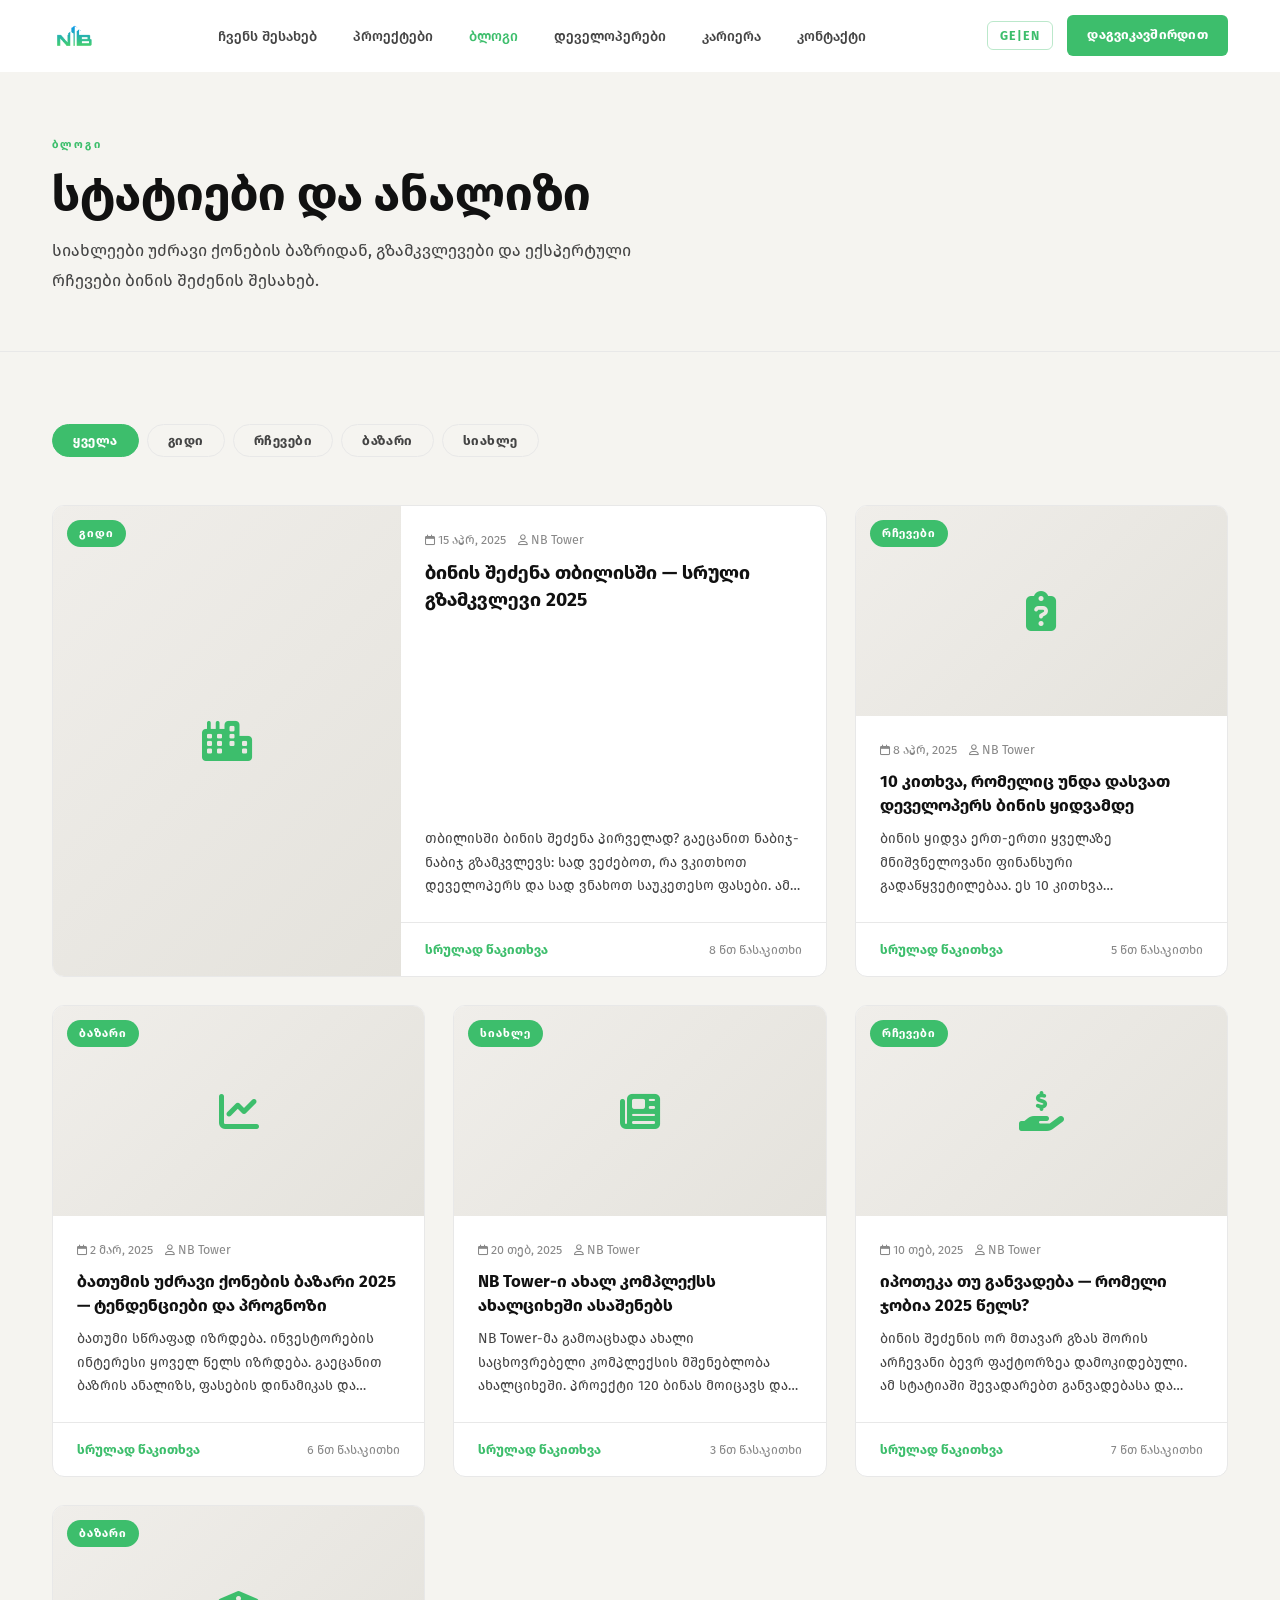
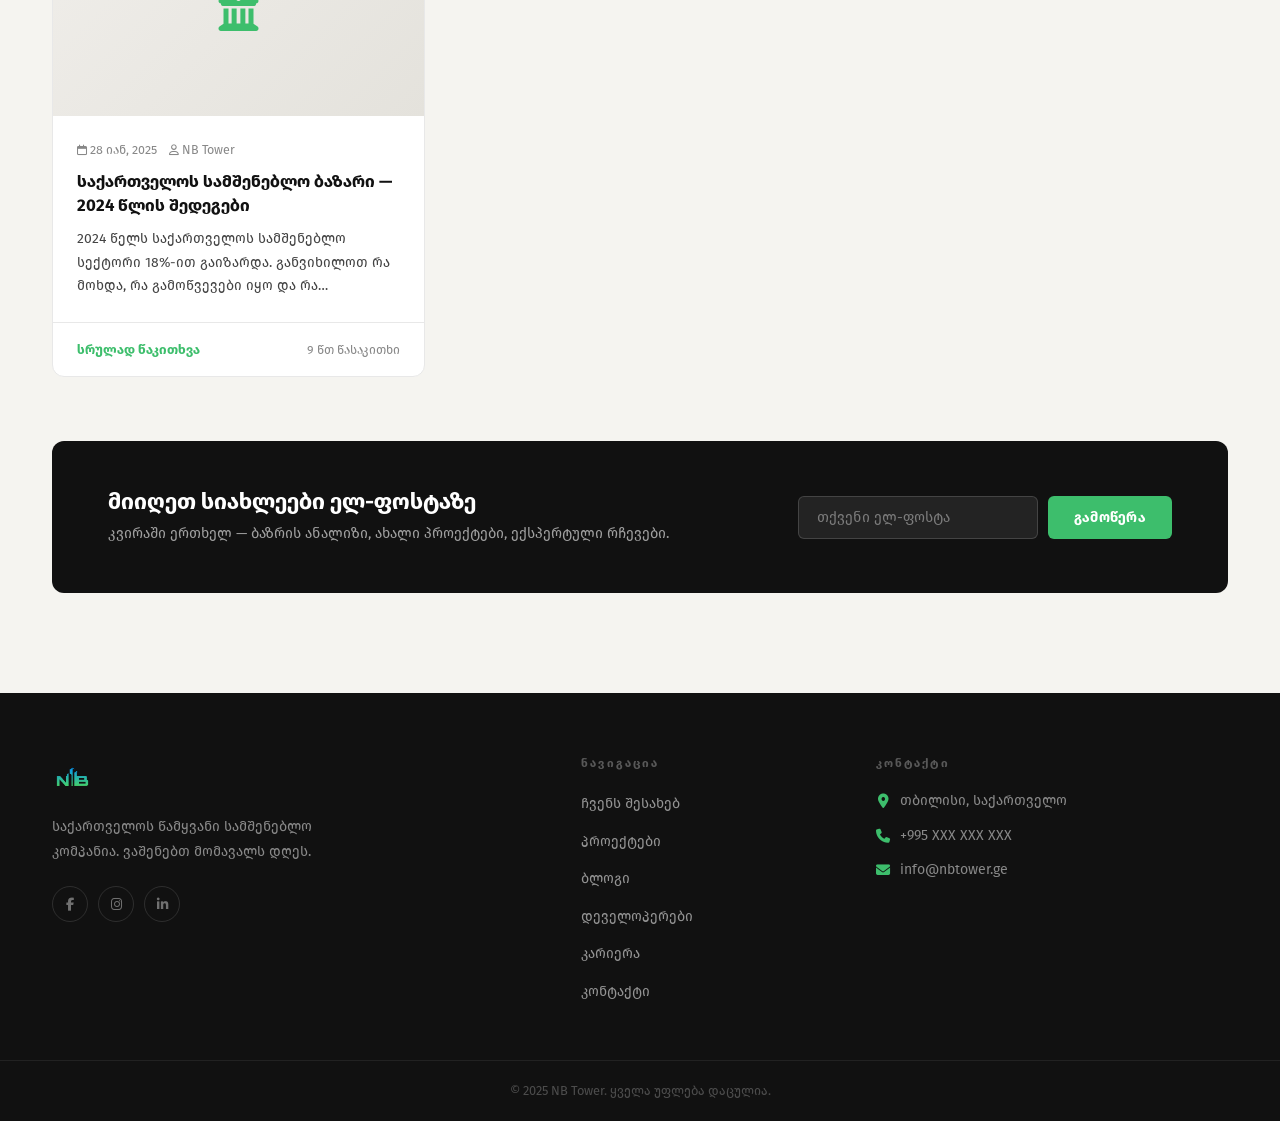
<file: blog.html>
<!DOCTYPE html>
<html lang="ka">
<head>
  <meta charset="UTF-8" />
  <link rel="icon" type="image/png" href="/assets/NB%20Tower%20logo.png">
  <link rel="apple-touch-icon" href="/assets/NB%20Tower%20logo.png">
  <meta name="viewport" content="width=device-width, initial-scale=1.0" />
  <title>ბლოგი — NB Tower</title>
  <meta name="description" content="NB Tower ბლოგი — სტატიები უძრავი ქონების, სამშენებლო ბაზრის და ბინის შეძენის შესახებ." />
  <link rel="preconnect" href="https://fonts.googleapis.com" />
  <link rel="preconnect" href="https://fonts.gstatic.com" crossorigin />
  <link href="https://fonts.googleapis.com/css2?family=Bebas+Neue&family=DM+Sans:wght@300;400;500;600;700&family=Noto+Sans+Georgian:wght@300;400;500;600;700&display=swap" rel="stylesheet" />
  <link rel="stylesheet" href="https://cdnjs.cloudflare.com/ajax/libs/font-awesome/6.5.1/css/all.min.css" />
  <link rel="stylesheet" href="style.css" />
  <style>
    .page-hero {
      padding-top: calc(var(--header-h) + 64px);
      padding-bottom: 56px;
      background: var(--bg-base);
      border-bottom: 1px solid var(--border);
    }
    .page-hero-inner { max-width: 640px; }
    .page-hero .section-label { display: block; margin-bottom: 14px; }
    .page-hero h1 {
      font-size: clamp(2.2rem, 4vw, 3rem);
      font-weight: 700;
      line-height: 1.1;
      margin-bottom: 16px;
      color: var(--text-primary);
    }
    .page-hero p {
      font-size: 1.05rem;
      color: var(--text-secondary);
      line-height: 1.75;
    }

    /* ── Blog Filter Tabs ── */
    .blog-tabs {
      display: flex;
      gap: 8px;
      flex-wrap: wrap;
      margin-bottom: 48px;
    }
    .blog-tab {
      padding: 8px 20px;
      border-radius: 100px;
      font-size: 0.82rem;
      font-weight: 700;
      letter-spacing: 0.04em;
      border: 1.5px solid var(--border);
      color: var(--text-secondary);
      background: transparent;
      cursor: pointer;
      transition: all var(--transition);
    }
    .blog-tab:hover { border-color: var(--green); color: var(--green); }
    .blog-tab.active { background: var(--green); border-color: var(--green); color: #fff; }

    /* ── Blog Grid ── */
    .blog-section {
      padding: 72px 0 100px;
      background: var(--bg-base);
    }
    .blog-grid {
      display: grid;
      grid-template-columns: repeat(3, 1fr);
      gap: 28px;
    }
    @media (max-width: 1024px) { .blog-grid { grid-template-columns: repeat(2, 1fr); } }
    @media (max-width: 640px)  { .blog-grid { grid-template-columns: 1fr; } }

    /* ── Blog Card ── */
    .blog-card {
      background: var(--bg-card);
      border: 1px solid var(--border);
      border-radius: var(--radius-lg);
      overflow: hidden;
      display: flex;
      flex-direction: column;
      transition: transform var(--transition), box-shadow var(--transition);
      cursor: pointer;
    }
    .blog-card:hover {
      transform: translateY(-4px);
      box-shadow: var(--shadow-md);
    }
    .blog-card-thumb {
      height: 210px;
      background: #e8e8e4;
      position: relative;
      overflow: hidden;
    }
    .blog-card-thumb-inner {
      width: 100%;
      height: 100%;
      display: flex;
      align-items: center;
      justify-content: center;
      font-size: 2.5rem;
      color: var(--green);
      background: linear-gradient(135deg, #f0eeea 0%, #e4e2dc 100%);
    }
    .blog-card-thumb img {
      width: 100%; height: 100%;
      object-fit: cover;
      display: block;
      transition: transform 0.5s ease;
    }
    .blog-card:hover .blog-card-thumb img { transform: scale(1.04); }
    .blog-card-category {
      position: absolute;
      top: 14px; left: 14px;
      background: var(--green);
      color: #fff;
      font-size: 0.72rem;
      font-weight: 700;
      letter-spacing: 0.08em;
      text-transform: uppercase;
      padding: 4px 12px;
      border-radius: 100px;
    }
    .blog-card-body {
      padding: 24px;
      flex: 1;
      display: flex;
      flex-direction: column;
      gap: 10px;
    }
    .blog-card-meta {
      display: flex;
      align-items: center;
      gap: 12px;
      font-size: 0.78rem;
      color: var(--text-muted);
    }
    .blog-card-meta i { font-size: 0.7rem; }
    .blog-card-title {
      font-size: 1.05rem;
      font-weight: 700;
      color: var(--text-primary);
      line-height: 1.4;
      flex: 1;
    }
    .blog-card-excerpt {
      font-size: 0.87rem;
      color: var(--text-secondary);
      line-height: 1.7;
      display: -webkit-box;
      -webkit-line-clamp: 3;
      -webkit-box-orient: vertical;
      overflow: hidden;
    }
    .blog-card-footer {
      padding: 16px 24px;
      border-top: 1px solid var(--border);
      display: flex;
      align-items: center;
      justify-content: space-between;
    }
    .blog-read-more {
      font-size: 0.82rem;
      font-weight: 700;
      color: var(--green);
      display: flex;
      align-items: center;
      gap: 6px;
      transition: gap var(--transition);
    }
    .blog-card:hover .blog-read-more { gap: 10px; }
    .blog-read-time {
      font-size: 0.78rem;
      color: var(--text-muted);
    }

    /* ── Featured post (first card) ── */
    .blog-card.featured {
      grid-column: span 2;
      flex-direction: row;
    }
    .blog-card.featured .blog-card-thumb {
      width: 45%;
      height: auto;
      flex-shrink: 0;
    }
    .blog-card.featured .blog-card-title { font-size: 1.2rem; }
    @media (max-width: 860px) {
      .blog-card.featured { grid-column: span 1; flex-direction: column; }
      .blog-card.featured .blog-card-thumb { width: 100%; height: 200px; }
    }

    /* ── Newsletter CTA ── */
    .blog-cta {
      background: var(--text-primary);
      border-radius: var(--radius-lg);
      padding: 48px 56px;
      display: flex;
      align-items: center;
      justify-content: space-between;
      gap: 32px;
      margin-top: 64px;
    }
    .blog-cta-text h3 {
      font-size: 1.4rem;
      font-weight: 700;
      color: #fff;
      margin-bottom: 8px;
    }
    .blog-cta-text p { font-size: 0.9rem; color: rgba(255,255,255,0.6); }
    .blog-cta-form {
      display: flex;
      gap: 10px;
      flex-shrink: 0;
    }
    .blog-cta-form input {
      padding: 12px 18px;
      border-radius: var(--radius);
      border: 1.5px solid rgba(255,255,255,0.15);
      background: rgba(255,255,255,0.08);
      color: #fff;
      font-size: 0.9rem;
      font-family: inherit;
      outline: none;
      width: 240px;
      transition: border-color var(--transition);
    }
    .blog-cta-form input::placeholder { color: rgba(255,255,255,0.4); }
    .blog-cta-form input:focus { border-color: var(--green); }
    @media (max-width: 768px) {
      .blog-cta { flex-direction: column; align-items: flex-start; padding: 32px 24px; }
      .blog-cta-form { flex-direction: column; width: 100%; }
      .blog-cta-form input { width: 100%; }
    }
  </style>
</head>
<body>

  <header class="header" id="header">
    <nav class="nav container">
      <a href="/" class="nav-logo">
        <img src="assets/NB Tower logo.png" alt="NB Tower Logo" height="44" />
      </a>
      <ul class="nav-links" id="nav-links">
        <li><a href="/#about"    class="nav-link" data-ka="ჩვენს შესახებ" data-en="About">ჩვენს შესახებ</a></li>
        <li><a href="/#projects" class="nav-link" data-ka="პროექტები"     data-en="Projects">პროექტები</a></li>
        <li><a href="/blog"      class="nav-link active" data-ka="ბლოგი"  data-en="Blog">ბლოგი</a></li>
        <li><a href="/developers" class="nav-link" data-ka="დეველოპერები" data-en="Developers">დეველოპერები</a></li>
        <li><a href="/career"    class="nav-link" data-ka="კარიერა"       data-en="Career">კარიერა</a></li>
        <li><a href="/contact"  class="nav-link" data-ka="კონტაქტი"      data-en="Contact">კონტაქტი</a></li>
      </ul>
      <div class="nav-actions">
        <button class="lang-toggle" id="lang-toggle" aria-label="Toggle language">
          <span class="lang-ka active">GE</span>
          <span class="lang-sep">|</span>
          <span class="lang-en">EN</span>
        </button>
        <a href="/contact" class="btn-primary nav-cta" data-ka="დაგვიკავშირდით" data-en="Contact Us">დაგვიკავშირდით</a>
      </div>
      <button class="hamburger" id="hamburger" aria-label="Toggle menu" aria-expanded="false">
        <span></span><span></span><span></span>
      </button>
    </nav>
  </header>

  <main>
    <!-- Page Hero -->
    <section class="page-hero">
      <div class="container">
        <div class="page-hero-inner">
          <span class="section-label" data-ka="ბლოგი" data-en="Blog">ბლოგი</span>
          <h1 data-ka="სტატიები და ანალიზი" data-en="Articles & Analysis">სტატიები და ანალიზი</h1>
          <p data-ka="სიახლეები უძრავი ქონების ბაზრიდან, გზამკვლევები და ექსპერტული რჩევები ბინის შეძენის შესახებ." data-en="News from the real estate market, guides and expert advice on buying property.">სიახლეები უძრავი ქონების ბაზრიდან, გზამკვლევები და ექსპერტული რჩევები ბინის შეძენის შესახებ.</p>
        </div>
      </div>
    </section>

    <!-- Blog Section -->
    <section class="blog-section">
      <div class="container">

        <!-- Filter Tabs -->
        <div class="blog-tabs">
          <button class="blog-tab active" data-filter="all" data-ka="ყველა" data-en="All">ყველა</button>
          <button class="blog-tab" data-filter="guide"  data-ka="გიდი"    data-en="Guide">გიდი</button>
          <button class="blog-tab" data-filter="tips"   data-ka="რჩევები" data-en="Tips">რჩევები</button>
          <button class="blog-tab" data-filter="market" data-ka="ბაზარი"  data-en="Market">ბაზარი</button>
          <button class="blog-tab" data-filter="news"   data-ka="სიახლე"  data-en="News">სიახლე</button>
        </div>

        <!-- Blog Grid -->
        <div class="blog-grid" id="blog-grid">

          <!-- Post 1 — Featured -->
          <article class="blog-card featured reveal" data-category="guide" style="--delay:0s">
            <div class="blog-card-thumb">
              <div class="blog-card-thumb-inner"><i class="fa-solid fa-city"></i></div>
              <span class="blog-card-category" data-ka="გიდი" data-en="Guide">გიდი</span>
            </div>
            <div style="display:flex;flex-direction:column;flex:1;">
              <div class="blog-card-body">
                <div class="blog-card-meta">
                  <span><i class="fa-regular fa-calendar"></i> 15 აპრ, 2025</span>
                  <span><i class="fa-regular fa-user"></i> NB Tower</span>
                </div>
                <h2 class="blog-card-title" data-ka="ბინის შეძენა თბილისში — სრული გზამკვლევი 2025" data-en="Buying an Apartment in Tbilisi — Complete Guide 2025">ბინის შეძენა თბილისში — სრული გზამკვლევი 2025</h2>
                <p class="blog-card-excerpt" data-ka="თბილისში ბინის შეძენა პირველად? გაეცანით ნაბიჯ-ნაბიჯ გზამკვლევს: სად ვეძებოთ, რა ვკითხოთ დეველოპერს და სად ვნახოთ საუკეთესო ფასები. ამ სტატიაში განვიხილავთ ბაზრის ძირითად ტენდენციებს, პოპულარულ უბნებს და ფასების დიაპაზონს 2025 წელს." data-en="Buying an apartment in Tbilisi for the first time? Get a step-by-step guide: where to look, what to ask your developer and where to find the best prices. In this article we cover the main market trends, popular districts and price ranges for 2025.">თბილისში ბინის შეძენა პირველად? გაეცანით ნაბიჯ-ნაბიჯ გზამკვლევს: სად ვეძებოთ, რა ვკითხოთ დეველოპერს და სად ვნახოთ საუკეთესო ფასები. ამ სტატიაში განვიხილავთ ბაზრის ძირითად ტენდენციებს, პოპულარულ უბნებს და ფასების დიაპაზონს 2025 წელს.</p>
              </div>
              <div class="blog-card-footer">
                <span class="blog-read-more" data-ka="სრულად წაკითხვა" data-en="Read more">სრულად წაკითხვა <i class="fa-solid fa-arrow-right"></i></span>
                <span class="blog-read-time" data-ka="8 წთ წასაკითხი" data-en="8 min read">8 წთ წასაკითხი</span>
              </div>
            </div>
          </article>

          <!-- Post 2 -->
          <article class="blog-card reveal" data-category="tips" style="--delay:0.08s">
            <div class="blog-card-thumb">
              <div class="blog-card-thumb-inner"><i class="fa-solid fa-clipboard-question"></i></div>
              <span class="blog-card-category" data-ka="რჩევები" data-en="Tips">რჩევები</span>
            </div>
            <div class="blog-card-body">
              <div class="blog-card-meta">
                <span><i class="fa-regular fa-calendar"></i> 8 აპრ, 2025</span>
                <span><i class="fa-regular fa-user"></i> NB Tower</span>
              </div>
              <h2 class="blog-card-title" data-ka="10 კითხვა, რომელიც უნდა დასვათ დეველოპერს ბინის ყიდვამდე" data-en="10 Questions to Ask Your Developer Before Buying">10 კითხვა, რომელიც უნდა დასვათ დეველოპერს ბინის ყიდვამდე</h2>
              <p class="blog-card-excerpt" data-ka="ბინის ყიდვა ერთ-ერთი ყველაზე მნიშვნელოვანი ფინანსური გადაწყვეტილებაა. ეს 10 კითხვა დაგეხმარებათ სწორი არჩევანის გაკეთებაში და მოულოდნელი სიურპრიზების თავიდან აცილებაში." data-en="Buying an apartment is one of the most important financial decisions. These 10 questions will help you make the right choice and avoid unexpected surprises.">ბინის ყიდვა ერთ-ერთი ყველაზე მნიშვნელოვანი ფინანსური გადაწყვეტილებაა. ეს 10 კითხვა დაგეხმარებათ სწორი არჩევანის გაკეთებაში.</p>
            </div>
            <div class="blog-card-footer">
              <span class="blog-read-more" data-ka="სრულად წაკითხვა" data-en="Read more">სრულად წაკითხვა <i class="fa-solid fa-arrow-right"></i></span>
              <span class="blog-read-time" data-ka="5 წთ წასაკითხი" data-en="5 min read">5 წთ წასაკითხი</span>
            </div>
          </article>

          <!-- Post 3 -->
          <article class="blog-card reveal" data-category="market" style="--delay:0.16s">
            <div class="blog-card-thumb">
              <div class="blog-card-thumb-inner"><i class="fa-solid fa-chart-line"></i></div>
              <span class="blog-card-category" data-ka="ბაზარი" data-en="Market">ბაზარი</span>
            </div>
            <div class="blog-card-body">
              <div class="blog-card-meta">
                <span><i class="fa-regular fa-calendar"></i> 2 მარ, 2025</span>
                <span><i class="fa-regular fa-user"></i> NB Tower</span>
              </div>
              <h2 class="blog-card-title" data-ka="ბათუმის უძრავი ქონების ბაზარი 2025 — ტენდენციები და პროგნოზი" data-en="Batumi Real Estate Market 2025 — Trends & Forecast">ბათუმის უძრავი ქონების ბაზარი 2025 — ტენდენციები და პროგნოზი</h2>
              <p class="blog-card-excerpt" data-ka="ბათუმი სწრაფად იზრდება. ინვესტორების ინტერესი ყოველ წელს იზრდება. გაეცანით ბაზრის ანალიზს, ფასების დინამიკას და ექსპერტების პროგნოზს 2025 წლისთვის." data-en="Batumi is growing rapidly. Investor interest increases every year. Get a market analysis, price dynamics and expert forecasts for 2025.">ბათუმი სწრაფად იზრდება. ინვესტორების ინტერესი ყოველ წელს იზრდება. გაეცანით ბაზრის ანალიზს, ფასების დინამიკას და ექსპერტების პროგნოზს 2025 წლისთვის.</p>
            </div>
            <div class="blog-card-footer">
              <span class="blog-read-more" data-ka="სრულად წაკითხვა" data-en="Read more">სრულად წაკითხვა <i class="fa-solid fa-arrow-right"></i></span>
              <span class="blog-read-time" data-ka="6 წთ წასაკითხი" data-en="6 min read">6 წთ წასაკითხი</span>
            </div>
          </article>

          <!-- Post 4 -->
          <article class="blog-card reveal" data-category="news" style="--delay:0.08s">
            <div class="blog-card-thumb">
              <div class="blog-card-thumb-inner"><i class="fa-solid fa-newspaper"></i></div>
              <span class="blog-card-category" data-ka="სიახლე" data-en="News">სიახლე</span>
            </div>
            <div class="blog-card-body">
              <div class="blog-card-meta">
                <span><i class="fa-regular fa-calendar"></i> 20 თებ, 2025</span>
                <span><i class="fa-regular fa-user"></i> NB Tower</span>
              </div>
              <h2 class="blog-card-title" data-ka="NB Tower-ი ახალ კომპლექსს ახალციხეში ასაშენებს" data-en="NB Tower to Build New Complex in Akhaltsikhe">NB Tower-ი ახალ კომპლექსს ახალციხეში ასაშენებს</h2>
              <p class="blog-card-excerpt" data-ka="NB Tower-მა გამოაცხადა ახალი საცხოვრებელი კომპლექსის მშენებლობა ახალციხეში. პროექტი 120 ბინას მოიცავს და 2026 წელს დასრულდება." data-en="NB Tower announced the construction of a new residential complex in Akhaltsikhe. The project includes 120 apartments and will be completed in 2026.">NB Tower-მა გამოაცხადა ახალი საცხოვრებელი კომპლექსის მშენებლობა ახალციხეში. პროექტი 120 ბინას მოიცავს.</p>
            </div>
            <div class="blog-card-footer">
              <span class="blog-read-more" data-ka="სრულად წაკითხვა" data-en="Read more">სრულად წაკითხვა <i class="fa-solid fa-arrow-right"></i></span>
              <span class="blog-read-time" data-ka="3 წთ წასაკითხი" data-en="3 min read">3 წთ წასაკითხი</span>
            </div>
          </article>

          <!-- Post 5 -->
          <article class="blog-card reveal" data-category="tips" style="--delay:0.16s">
            <div class="blog-card-thumb">
              <div class="blog-card-thumb-inner"><i class="fa-solid fa-hand-holding-dollar"></i></div>
              <span class="blog-card-category" data-ka="რჩევები" data-en="Tips">რჩევები</span>
            </div>
            <div class="blog-card-body">
              <div class="blog-card-meta">
                <span><i class="fa-regular fa-calendar"></i> 10 თებ, 2025</span>
                <span><i class="fa-regular fa-user"></i> NB Tower</span>
              </div>
              <h2 class="blog-card-title" data-ka="იპოთეკა თუ განვადება — რომელი ჯობია 2025 წელს?" data-en="Mortgage or Installment — Which is Better in 2025?">იპოთეკა თუ განვადება — რომელი ჯობია 2025 წელს?</h2>
              <p class="blog-card-excerpt" data-ka="ბინის შეძენის ორ მთავარ გზას შორის არჩევანი ბევრ ფაქტორზეა დამოკიდებული. ამ სტატიაში შევადარებთ განვადებასა და იპოთეკას, გავარჩევთ უპირატესობებსა და ნაკლოვანებებს." data-en="The choice between the two main ways to buy an apartment depends on many factors. In this article we compare installment plans and mortgages, analyzing pros and cons.">ბინის შეძენის ორ მთავარ გზას შორის არჩევანი ბევრ ფაქტორზეა დამოკიდებული. ამ სტატიაში შევადარებთ განვადებასა და იპოთეკას.</p>
            </div>
            <div class="blog-card-footer">
              <span class="blog-read-more" data-ka="სრულად წაკითხვა" data-en="Read more">სრულად წაკითხვა <i class="fa-solid fa-arrow-right"></i></span>
              <span class="blog-read-time" data-ka="7 წთ წასაკითხი" data-en="7 min read">7 წთ წასაკითხი</span>
            </div>
          </article>

          <!-- Post 6 -->
          <article class="blog-card reveal" data-category="market" style="--delay:0.24s">
            <div class="blog-card-thumb">
              <div class="blog-card-thumb-inner"><i class="fa-solid fa-building-columns"></i></div>
              <span class="blog-card-category" data-ka="ბაზარი" data-en="Market">ბაზარი</span>
            </div>
            <div class="blog-card-body">
              <div class="blog-card-meta">
                <span><i class="fa-regular fa-calendar"></i> 28 იან, 2025</span>
                <span><i class="fa-regular fa-user"></i> NB Tower</span>
              </div>
              <h2 class="blog-card-title" data-ka="საქართველოს სამშენებლო ბაზარი — 2024 წლის შედეგები" data-en="Georgia Construction Market — 2024 Year in Review">საქართველოს სამშენებლო ბაზარი — 2024 წლის შედეგები</h2>
              <p class="blog-card-excerpt" data-ka="2024 წელს საქართველოს სამშენებლო სექტორი 18%-ით გაიზარდა. განვიხილოთ რა მოხდა, რა გამოწვევები იყო და რა გველოდება 2025 წელს." data-en="In 2024, Georgia's construction sector grew by 18%. Let's review what happened, what challenges arose and what awaits us in 2025.">2024 წელს საქართველოს სამშენებლო სექტორი 18%-ით გაიზარდა. განვიხილოთ რა მოხდა, რა გამოწვევები იყო და რა გველოდება 2025 წელს.</p>
            </div>
            <div class="blog-card-footer">
              <span class="blog-read-more" data-ka="სრულად წაკითხვა" data-en="Read more">სრულად წაკითხვა <i class="fa-solid fa-arrow-right"></i></span>
              <span class="blog-read-time" data-ka="9 წთ წასაკითხი" data-en="9 min read">9 წთ წასაკითხი</span>
            </div>
          </article>

        </div><!-- /blog-grid -->

        <!-- Newsletter CTA -->
        <div class="blog-cta reveal" style="--delay:0.1s">
          <div class="blog-cta-text">
            <h3 data-ka="მიიღეთ სიახლეები ელ-ფოსტაზე" data-en="Get updates by email">მიიღეთ სიახლეები ელ-ფოსტაზე</h3>
            <p data-ka="კვირაში ერთხელ — ბაზრის ანალიზი, ახალი პროექტები, ექსპერტული რჩევები." data-en="Once a week — market analysis, new projects, expert tips.">კვირაში ერთხელ — ბაზრის ანალიზი, ახალი პროექტები, ექსპერტული რჩევები.</p>
          </div>
          <div class="blog-cta-form">
            <input type="email" placeholder="თქვენი ელ-ფოსტა" id="newsletter-email" />
            <button class="btn-primary" onclick="handleNewsletter()" data-ka="გამოწერა" data-en="Subscribe">გამოწერა</button>
          </div>
        </div>

      </div>
    </section>
  </main>

  <!-- FOOTER -->
  <footer class="footer">
    <div class="container footer-grid">
      <div class="footer-brand">
        <a href="/" class="footer-logo"><img src="assets/NB Tower logo.png" alt="NB Tower" height="40" /></a>
        <p class="footer-desc" data-ka="საქართველოს წამყვანი სამშენებლო კომპანია. ვაშენებთ მომავალს დღეს." data-en="Georgia's premier construction company. Building tomorrow, today.">საქართველოს წამყვანი სამშენებლო კომპანია. ვაშენებთ მომავალს დღეს.</p>
        <div class="footer-social">
          <a href="https://www.facebook.com/NBTower2021" class="fs-link" aria-label="Facebook"><i class="fa-brands fa-facebook-f"></i></a>
          <a href="https://www.instagram.com/nb_tower/" class="fs-link" aria-label="Instagram"><i class="fa-brands fa-instagram"></i></a>
          <a href="https://www.linkedin.com/company/nb-tower" class="fs-link" aria-label="LinkedIn"><i class="fa-brands fa-linkedin-in"></i></a>
        </div>
      </div>
      <div class="footer-nav">
        <h4 class="footer-heading" data-ka="ნავიგაცია" data-en="Navigation">ნავიგაცია</h4>
        <ul>
          <li><a href="/#about"     data-ka="ჩვენს შესახებ" data-en="About">ჩვენს შესახებ</a></li>
          <li><a href="/#projects"  data-ka="პროექტები"     data-en="Projects">პროექტები</a></li>
          <li><a href="/blog"       data-ka="ბლოგი"          data-en="Blog">ბლოგი</a></li>
          <li><a href="/developers" data-ka="დეველოპერები"  data-en="Developers">დეველოპერები</a></li>
          <li><a href="/career"     data-ka="კარიერა"        data-en="Career">კარიერა</a></li>
          <li><a href="/contact"   data-ka="კონტაქტი"       data-en="Contact">კონტაქტი</a></li>
        </ul>
      </div>
      <div class="footer-contact">
        <h4 class="footer-heading" data-ka="კონტაქტი" data-en="Contact">კონტაქტი</h4>
        <ul>
          <li><i class="fa-solid fa-location-dot"></i> <span data-ka="თბილისი, საქართველო" data-en="Tbilisi, Georgia">თბილისი, საქართველო</span></li>
          <li><i class="fa-solid fa-phone"></i> +995 XXX XXX XXX</li>
          <li><i class="fa-solid fa-envelope"></i> info@nbtower.ge</li>
        </ul>
      </div>
    </div>
    <div class="footer-bottom">
      <div class="container">
        <p><span data-ka="© 2025 NB Tower. ყველა უფლება დაცულია." data-en="© 2025 NB Tower. All rights reserved.">© 2025 NB Tower. ყველა უფლება დაცულია.</span></p>
      </div>
    </div>
  </footer>

  <script>
  (function () {
    'use strict';
    const langToggle = document.getElementById('lang-toggle');
    const langKaEl   = document.querySelector('.lang-ka');
    const langEnEl   = document.querySelector('.lang-en');
    let currentLang  = localStorage.getItem('lang') || 'ka';

    function applyLang(lang) {
      currentLang = lang;
      document.documentElement.lang = lang;
      document.querySelectorAll('[data-ka]').forEach(el => {
        if (el.tagName === 'INPUT' || el.tagName === 'TEXTAREA') return;
        el.textContent = lang === 'ka' ? el.dataset.ka : el.dataset.en;
      });
      if (langKaEl) langKaEl.classList.toggle('active', lang === 'ka');
      if (langEnEl) langEnEl.classList.toggle('active', lang === 'en');
      localStorage.setItem('lang', lang);
    }
    langToggle?.addEventListener('click', () => applyLang(currentLang === 'ka' ? 'en' : 'ka'));
    applyLang(currentLang);

    window.addEventListener('scroll', () => {
      document.getElementById('header')?.classList.toggle('scrolled', window.scrollY > 40);
    }, { passive: true });

    const hamburger  = document.getElementById('hamburger');
    const navLinksEl = document.getElementById('nav-links');
    hamburger?.addEventListener('click', () => {
      const isOpen = navLinksEl.classList.toggle('open');
      hamburger.classList.toggle('open', isOpen);
      hamburger.setAttribute('aria-expanded', String(isOpen));
      document.body.style.overflow = isOpen ? 'hidden' : '';
    });

    // Reveal
    const ro = new IntersectionObserver(entries => {
      entries.forEach(e => { if (e.isIntersecting) { e.target.classList.add('visible'); ro.unobserve(e.target); } });
    }, { threshold: 0.1, rootMargin: '0px 0px -40px 0px' });
    document.querySelectorAll('.reveal').forEach(el => ro.observe(el));

    // Filter tabs
    const tabs  = document.querySelectorAll('.blog-tab');
    const cards = document.querySelectorAll('.blog-card');
    tabs.forEach(tab => {
      tab.addEventListener('click', () => {
        tabs.forEach(t => t.classList.remove('active'));
        tab.classList.add('active');
        const filter = tab.dataset.filter;
        cards.forEach(card => {
          const show = filter === 'all' || card.dataset.category === filter;
          card.style.display = show ? '' : 'none';
        });
      });
    });
  })();

  function handleNewsletter() {
    const input = document.getElementById('newsletter-email');
    if (!input.value.trim()) { input.style.borderColor = '#e55'; return; }
    input.style.borderColor = '#3DBE6C';
    input.value = '';
    input.placeholder = 'გმადლობთ! ✓';
  }
  </script>
</body>
</html>
</file>
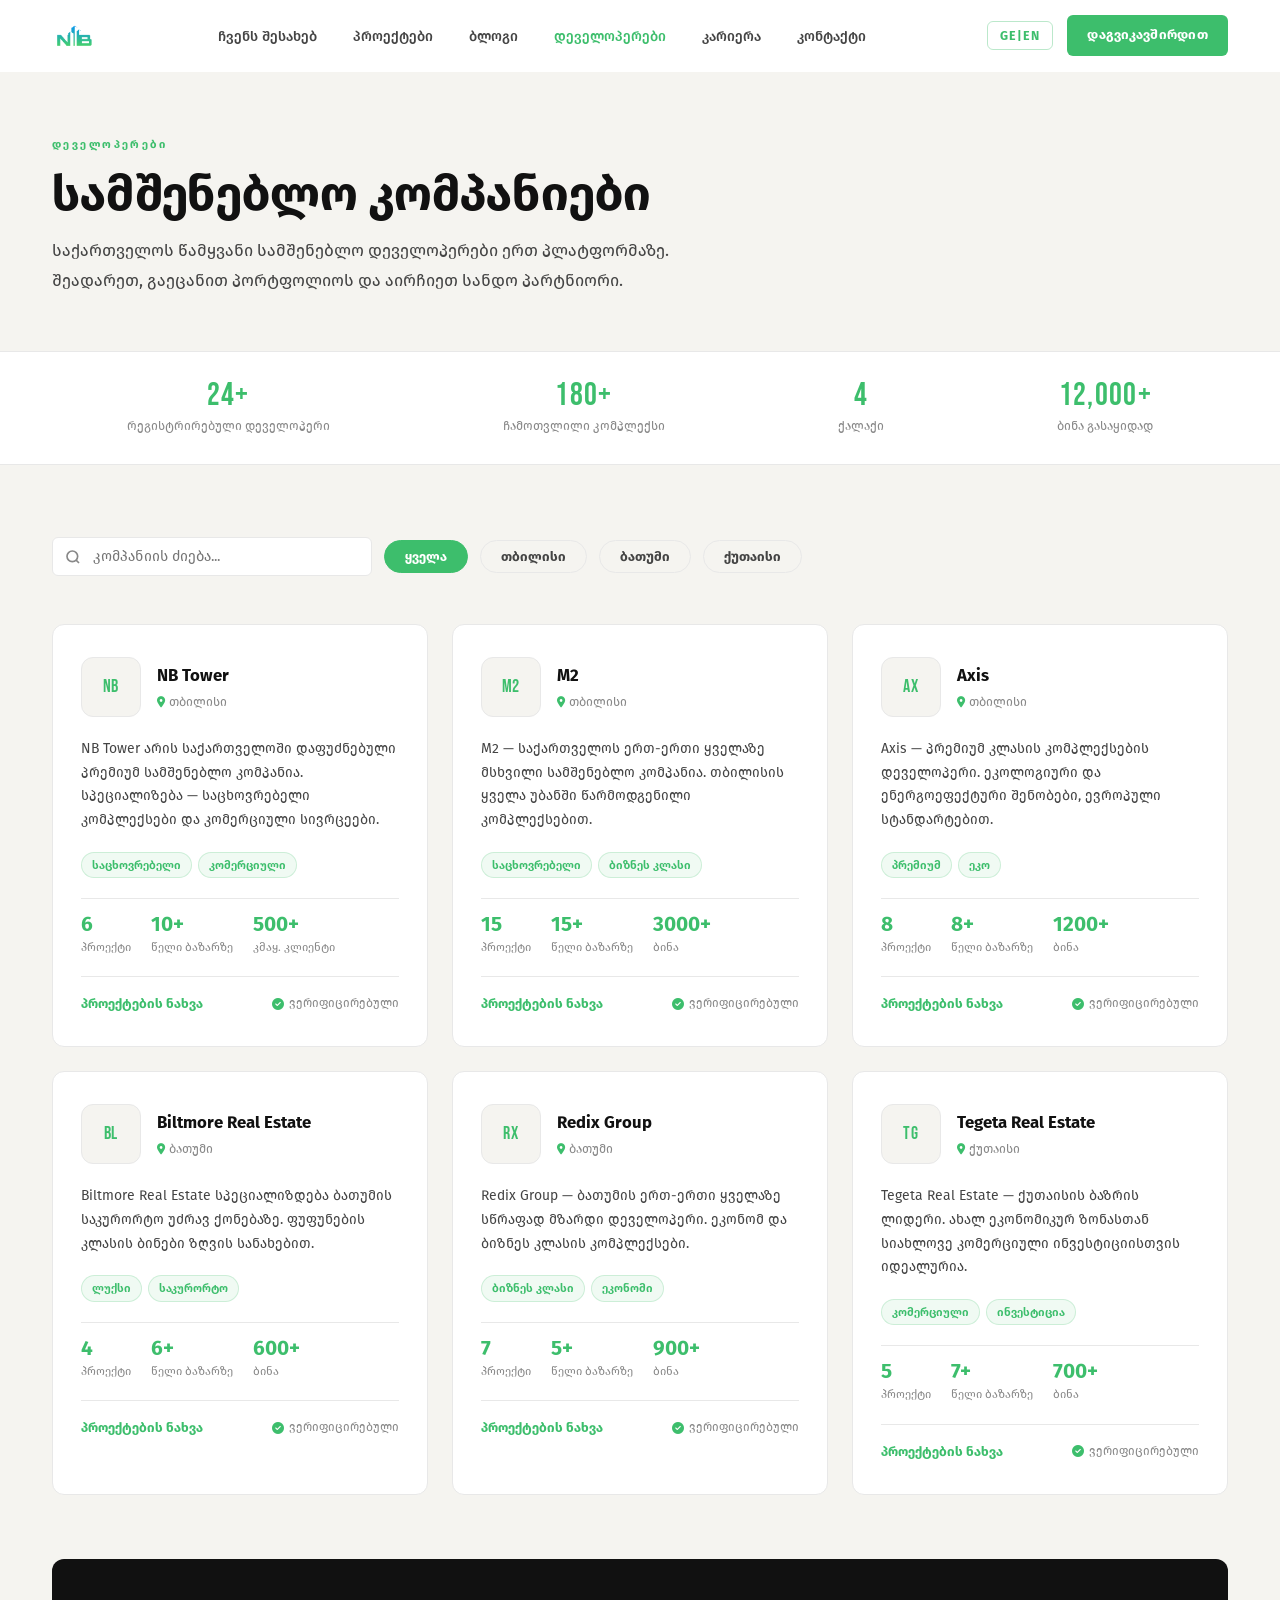
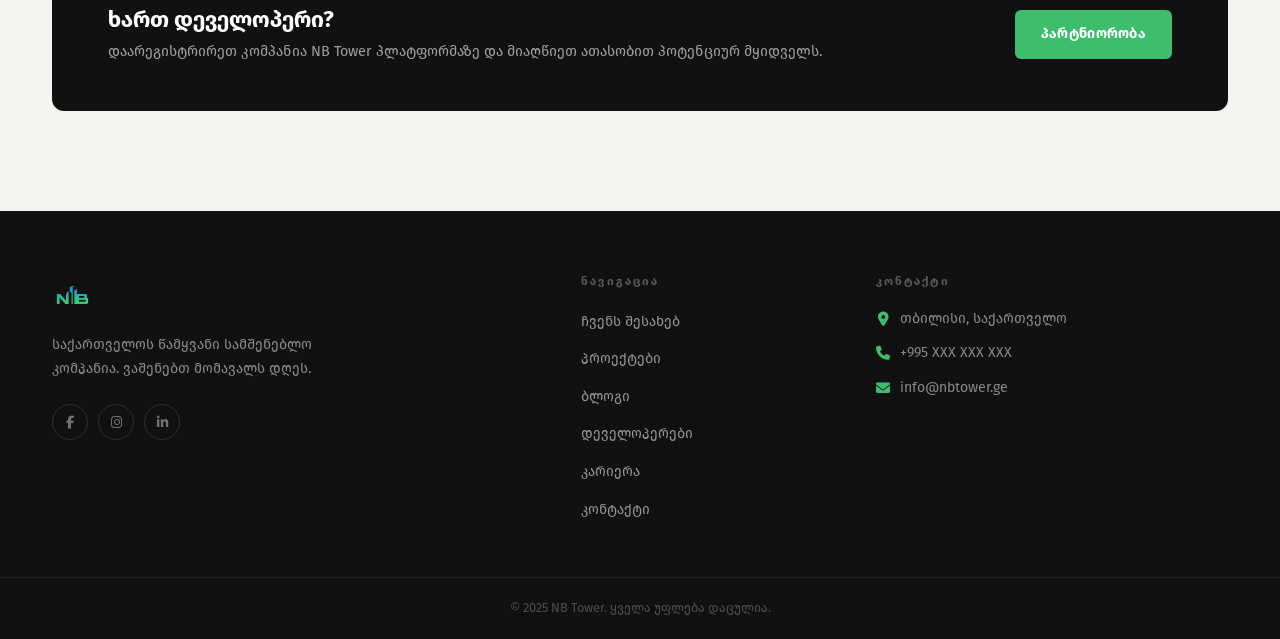
<file: developers.html>
<!DOCTYPE html>
<html lang="ka">
<head>
  <meta charset="UTF-8" />
  <link rel="icon" type="image/png" href="/assets/NB%20Tower%20logo.png">
  <link rel="apple-touch-icon" href="/assets/NB%20Tower%20logo.png">
  <meta name="viewport" content="width=device-width, initial-scale=1.0" />
  <title>დეველოპერები — NB Tower</title>
  <meta name="description" content="საქართველოს წამყვანი სამშენებლო დეველოპერები და საცხოვრებელი კომპლექსები NB Tower პლატფორმაზე." />
  <link rel="preconnect" href="https://fonts.googleapis.com" />
  <link rel="preconnect" href="https://fonts.gstatic.com" crossorigin />
  <link href="https://fonts.googleapis.com/css2?family=Bebas+Neue&family=DM+Sans:wght@300;400;500;600;700&family=Noto+Sans+Georgian:wght@300;400;500;600;700&display=swap" rel="stylesheet" />
  <link rel="stylesheet" href="https://cdnjs.cloudflare.com/ajax/libs/font-awesome/6.5.1/css/all.min.css" />
  <link rel="stylesheet" href="style.css" />
  <style>
    .page-hero {
      padding-top: calc(var(--header-h) + 64px);
      padding-bottom: 56px;
      background: var(--bg-base);
      border-bottom: 1px solid var(--border);
    }
    .page-hero-inner { max-width: 640px; }
    .page-hero .section-label { display: block; margin-bottom: 14px; }
    .page-hero h1 { font-size: clamp(2.2rem, 4vw, 3rem); font-weight: 700; line-height: 1.1; margin-bottom: 16px; }
    .page-hero p  { font-size: 1.05rem; color: var(--text-secondary); line-height: 1.75; }

    /* ── Stats Bar ── */
    .stats-bar {
      background: var(--bg-card);
      border-bottom: 1px solid var(--border);
      padding: 28px 0;
    }
    .stats-bar-inner {
      display: flex;
      align-items: center;
      justify-content: space-around;
      gap: 24px;
      flex-wrap: wrap;
    }
    .stat-item { text-align: center; }
    .stat-num  { font-family: 'Bebas Neue', sans-serif; font-size: 2rem; letter-spacing: 0.04em; color: var(--green); line-height: 1; }
    .stat-lbl  { font-size: 0.78rem; color: var(--text-muted); margin-top: 4px; }

    /* ── Filter Row ── */
    .dev-section { padding: 72px 0 100px; background: var(--bg-base); }
    .dev-filter-row {
      display: flex;
      align-items: center;
      gap: 12px;
      margin-bottom: 48px;
      flex-wrap: wrap;
    }
    .dev-filter-row .search-input {
      flex: 1;
      min-width: 200px;
      max-width: 320px;
      padding: 10px 16px 10px 40px;
      border: 1.5px solid var(--border);
      border-radius: var(--radius);
      font-family: inherit;
      font-size: 0.9rem;
      background: var(--bg-card) url("data:image/svg+xml,%3Csvg xmlns='http://www.w3.org/2000/svg' width='16' height='16' fill='%23888' viewBox='0 0 24 24'%3E%3Ccircle cx='11' cy='11' r='8' stroke='%23888' stroke-width='2.5' fill='none'/%3E%3Cpath d='m21 21-4.35-4.35' stroke='%23888' stroke-width='2.5'/%3E%3C/svg%3E") no-repeat 12px center;
      color: var(--text-primary);
      outline: none;
      transition: border-color var(--transition);
    }
    .dev-filter-row .search-input:focus { border-color: var(--green); }
    .filter-tab {
      padding: 8px 20px;
      border-radius: 100px;
      font-size: 0.82rem;
      font-weight: 700;
      border: 1.5px solid var(--border);
      color: var(--text-secondary);
      background: transparent;
      cursor: pointer;
      transition: all var(--transition);
    }
    .filter-tab:hover  { border-color: var(--green); color: var(--green); }
    .filter-tab.active { background: var(--green); border-color: var(--green); color: #fff; }

    /* ── Developer Grid ── */
    .dev-grid {
      display: grid;
      grid-template-columns: repeat(3, 1fr);
      gap: 24px;
    }
    @media (max-width: 1024px) { .dev-grid { grid-template-columns: repeat(2, 1fr); } }
    @media (max-width: 560px)  { .dev-grid { grid-template-columns: 1fr; } }

    /* ── Developer Card ── */
    .dev-card {
      background: var(--bg-card);
      border: 1px solid var(--border);
      border-radius: var(--radius-lg);
      padding: 32px 28px;
      display: flex;
      flex-direction: column;
      gap: 20px;
      transition: transform var(--transition), box-shadow var(--transition), border-color var(--transition);
      cursor: pointer;
    }
    .dev-card:hover {
      transform: translateY(-4px);
      box-shadow: var(--shadow-md);
      border-color: var(--border-green);
    }
    .dev-card-head {
      display: flex;
      align-items: center;
      gap: 16px;
    }
    .dev-logo {
      width: 60px; height: 60px;
      border-radius: 12px;
      border: 1px solid var(--border);
      background: var(--bg-base);
      display: flex; align-items: center; justify-content: center;
      font-family: 'Bebas Neue', sans-serif;
      font-size: 1.1rem;
      letter-spacing: 0.05em;
      color: var(--green);
      flex-shrink: 0;
      overflow: hidden;
    }
    .dev-logo img { width: 100%; height: 100%; object-fit: contain; padding: 8px; }
    .dev-name-wrap {}
    .dev-name { font-size: 1.05rem; font-weight: 700; color: var(--text-primary); margin-bottom: 3px; }
    .dev-location { font-size: 0.78rem; color: var(--text-muted); display: flex; align-items: center; gap: 4px; }
    .dev-location i { font-size: 0.68rem; color: var(--green); }

    .dev-desc { font-size: 0.87rem; color: var(--text-secondary); line-height: 1.7; }

    .dev-stats {
      display: flex;
      gap: 20px;
      padding-top: 16px;
      border-top: 1px solid var(--border);
    }
    .dev-stat { }
    .dev-stat-num { font-size: 1.3rem; font-weight: 700; color: var(--green); line-height: 1; }
    .dev-stat-lbl { font-size: 0.72rem; color: var(--text-muted); margin-top: 2px; }

    .dev-tags {
      display: flex;
      gap: 6px;
      flex-wrap: wrap;
    }
    .dev-tag {
      font-size: 0.72rem;
      font-weight: 600;
      padding: 3px 10px;
      border-radius: 100px;
      background: rgba(61,190,108,0.08);
      color: var(--green);
      border: 1px solid rgba(61,190,108,0.2);
    }

    .dev-card-footer {
      display: flex;
      align-items: center;
      justify-content: space-between;
      padding-top: 16px;
      border-top: 1px solid var(--border);
    }
    .dev-view-link {
      font-size: 0.82rem;
      font-weight: 700;
      color: var(--green);
      display: flex;
      align-items: center;
      gap: 6px;
      transition: gap var(--transition);
    }
    .dev-card:hover .dev-view-link { gap: 10px; }
    .dev-verified {
      display: flex;
      align-items: center;
      gap: 5px;
      font-size: 0.75rem;
      color: var(--text-muted);
    }
    .dev-verified i { color: var(--green); }

    /* ── CTA ── */
    .dev-cta {
      margin-top: 64px;
      background: var(--text-primary);
      border-radius: var(--radius-lg);
      padding: 48px 56px;
      display: flex;
      align-items: center;
      justify-content: space-between;
      gap: 32px;
      flex-wrap: wrap;
    }
    .dev-cta h3 { font-size: 1.4rem; font-weight: 700; color: #fff; margin-bottom: 8px; }
    .dev-cta p  { font-size: 0.9rem; color: rgba(255,255,255,0.6); }
    @media (max-width: 640px) { .dev-cta { flex-direction: column; padding: 32px 24px; } }
  </style>
</head>
<body>

  <header class="header" id="header">
    <nav class="nav container">
      <a href="/" class="nav-logo">
        <img src="assets/NB Tower logo.png" alt="NB Tower Logo" height="44" />
      </a>
      <ul class="nav-links" id="nav-links">
        <li><a href="/#about"     class="nav-link" data-ka="ჩვენს შესახებ" data-en="About">ჩვენს შესახებ</a></li>
        <li><a href="/#projects"  class="nav-link" data-ka="პროექტები"     data-en="Projects">პროექტები</a></li>
        <li><a href="/blog"       class="nav-link" data-ka="ბლოგი"          data-en="Blog">ბლოგი</a></li>
        <li><a href="/developers" class="nav-link active" data-ka="დეველოპერები" data-en="Developers">დეველოპერები</a></li>
        <li><a href="/career"     class="nav-link" data-ka="კარიერა"        data-en="Career">კარიერა</a></li>
        <li><a href="/contact"   class="nav-link" data-ka="კონტაქტი"       data-en="Contact">კონტაქტი</a></li>
      </ul>
      <div class="nav-actions">
        <button class="lang-toggle" id="lang-toggle" aria-label="Toggle language">
          <span class="lang-ka active">GE</span>
          <span class="lang-sep">|</span>
          <span class="lang-en">EN</span>
        </button>
        <a href="/contact" class="btn-primary nav-cta" data-ka="დაგვიკავშირდით" data-en="Contact Us">დაგვიკავშირდით</a>
      </div>
      <button class="hamburger" id="hamburger" aria-label="Toggle menu" aria-expanded="false">
        <span></span><span></span><span></span>
      </button>
    </nav>
  </header>

  <main>
    <section class="page-hero">
      <div class="container">
        <div class="page-hero-inner">
          <span class="section-label" data-ka="დეველოპერები" data-en="Developers">დეველოპერები</span>
          <h1 data-ka="სამშენებლო კომპანიები" data-en="Construction Companies">სამშენებლო კომპანიები</h1>
          <p data-ka="საქართველოს წამყვანი სამშენებლო დეველოპერები ერთ პლატფორმაზე. შეადარეთ, გაეცანით პორტფოლიოს და აირჩიეთ სანდო პარტნიორი." data-en="Georgia's leading construction developers in one platform. Compare, explore portfolios and choose a trusted partner.">საქართველოს წამყვანი სამშენებლო დეველოპერები ერთ პლატფორმაზე. შეადარეთ, გაეცანით პორტფოლიოს და აირჩიეთ სანდო პარტნიორი.</p>
        </div>
      </div>
    </section>

    <!-- Stats Bar -->
    <div class="stats-bar">
      <div class="container">
        <div class="stats-bar-inner">
          <div class="stat-item">
            <div class="stat-num">24+</div>
            <div class="stat-lbl" data-ka="რეგისტრირებული დეველოპერი" data-en="Registered Developers">რეგისტრირებული დეველოპერი</div>
          </div>
          <div class="stat-item">
            <div class="stat-num">180+</div>
            <div class="stat-lbl" data-ka="ჩამოთვლილი კომპლექსი" data-en="Listed Complexes">ჩამოთვლილი კომპლექსი</div>
          </div>
          <div class="stat-item">
            <div class="stat-num">4</div>
            <div class="stat-lbl" data-ka="ქალაქი" data-en="Cities">ქალაქი</div>
          </div>
          <div class="stat-item">
            <div class="stat-num">12,000+</div>
            <div class="stat-lbl" data-ka="ბინა გასაყიდად" data-en="Apartments for Sale">ბინა გასაყიდად</div>
          </div>
        </div>
      </div>
    </div>

    <!-- Developers Section -->
    <section class="dev-section">
      <div class="container">

        <!-- Filter Row -->
        <div class="dev-filter-row reveal" style="--delay:0s">
          <input type="text" class="search-input" id="dev-search" placeholder="კომპანიის ძიება..." />
          <button class="filter-tab active" data-filter="all" data-ka="ყველა" data-en="All">ყველა</button>
          <button class="filter-tab" data-filter="tbilisi" data-ka="თბილისი" data-en="Tbilisi">თბილისი</button>
          <button class="filter-tab" data-filter="batumi" data-ka="ბათუმი" data-en="Batumi">ბათუმი</button>
          <button class="filter-tab" data-filter="kutaisi" data-ka="ქუთაისი" data-en="Kutaisi">ქუთაისი</button>
        </div>

        <!-- Grid -->
        <div class="dev-grid" id="dev-grid">

          <!-- NB Tower -->
          <div class="dev-card reveal" data-city="tbilisi" style="--delay:0s">
            <div class="dev-card-head">
              <div class="dev-logo">NB</div>
              <div class="dev-name-wrap">
                <div class="dev-name">NB Tower</div>
                <div class="dev-location"><i class="fa-solid fa-location-dot"></i> <span data-ka="თბილისი" data-en="Tbilisi">თბილისი</span></div>
              </div>
            </div>
            <p class="dev-desc" data-ka="NB Tower არის საქართველოში დაფუძნებული პრემიუმ სამშენებლო კომპანია. სპეციალიზება — საცხოვრებელი კომპლექსები და კომერციული სივრცეები." data-en="NB Tower is a premium construction company based in Georgia. Specialising in residential complexes and commercial spaces.">NB Tower არის საქართველოში დაფუძნებული პრემიუმ სამშენებლო კომპანია. სპეციალიზება — საცხოვრებელი კომპლექსები და კომერციული სივრცეები.</p>
            <div class="dev-tags">
              <span class="dev-tag" data-ka="საცხოვრებელი" data-en="Residential">საცხოვრებელი</span>
              <span class="dev-tag" data-ka="კომერციული" data-en="Commercial">კომერციული</span>
            </div>
            <div class="dev-stats">
              <div class="dev-stat"><div class="dev-stat-num">6</div><div class="dev-stat-lbl" data-ka="პროექტი" data-en="Projects">პროექტი</div></div>
              <div class="dev-stat"><div class="dev-stat-num">10+</div><div class="dev-stat-lbl" data-ka="წელი ბაზარზე" data-en="Years Active">წელი ბაზარზე</div></div>
              <div class="dev-stat"><div class="dev-stat-num">500+</div><div class="dev-stat-lbl" data-ka="კმაყ. კლიენტი" data-en="Happy Clients">კმაყ. კლიენტი</div></div>
            </div>
            <div class="dev-card-footer">
              <span class="dev-view-link" data-ka="პროექტების ნახვა" data-en="View Projects">პროექტების ნახვა <i class="fa-solid fa-arrow-right"></i></span>
              <span class="dev-verified"><i class="fa-solid fa-circle-check"></i> <span data-ka="ვერიფიცირებული" data-en="Verified">ვერიფიცირებული</span></span>
            </div>
          </div>

          <!-- M2 -->
          <div class="dev-card reveal" data-city="tbilisi" style="--delay:0.07s">
            <div class="dev-card-head">
              <div class="dev-logo">M2</div>
              <div class="dev-name-wrap">
                <div class="dev-name">M2</div>
                <div class="dev-location"><i class="fa-solid fa-location-dot"></i> <span data-ka="თბილისი" data-en="Tbilisi">თბილისი</span></div>
              </div>
            </div>
            <p class="dev-desc" data-ka="M2 — საქართველოს ერთ-ერთი ყველაზე მსხვილი სამშენებლო კომპანია. თბილისის ყველა უბანში წარმოდგენილი კომპლექსებით." data-en="M2 is one of Georgia's largest construction companies, with complexes across all districts of Tbilisi.">M2 — საქართველოს ერთ-ერთი ყველაზე მსხვილი სამშენებლო კომპანია. თბილისის ყველა უბანში წარმოდგენილი კომპლექსებით.</p>
            <div class="dev-tags">
              <span class="dev-tag" data-ka="საცხოვრებელი" data-en="Residential">საცხოვრებელი</span>
              <span class="dev-tag" data-ka="ბიზნეს კლასი" data-en="Business Class">ბიზნეს კლასი</span>
            </div>
            <div class="dev-stats">
              <div class="dev-stat"><div class="dev-stat-num">15</div><div class="dev-stat-lbl" data-ka="პროექტი" data-en="Projects">პროექტი</div></div>
              <div class="dev-stat"><div class="dev-stat-num">15+</div><div class="dev-stat-lbl" data-ka="წელი ბაზარზე" data-en="Years Active">წელი ბაზარზე</div></div>
              <div class="dev-stat"><div class="dev-stat-num">3000+</div><div class="dev-stat-lbl" data-ka="ბინა" data-en="Apartments">ბინა</div></div>
            </div>
            <div class="dev-card-footer">
              <span class="dev-view-link" data-ka="პროექტების ნახვა" data-en="View Projects">პროექტების ნახვა <i class="fa-solid fa-arrow-right"></i></span>
              <span class="dev-verified"><i class="fa-solid fa-circle-check"></i> <span data-ka="ვერიფიცირებული" data-en="Verified">ვერიფიცირებული</span></span>
            </div>
          </div>

          <!-- Axis -->
          <div class="dev-card reveal" data-city="tbilisi" style="--delay:0.14s">
            <div class="dev-card-head">
              <div class="dev-logo">AX</div>
              <div class="dev-name-wrap">
                <div class="dev-name">Axis</div>
                <div class="dev-location"><i class="fa-solid fa-location-dot"></i> <span data-ka="თბილისი" data-en="Tbilisi">თბილისი</span></div>
              </div>
            </div>
            <p class="dev-desc" data-ka="Axis — პრემიუმ კლასის კომპლექსების დეველოპერი. ეკოლოგიური და ენერგოეფექტური შენობები, ევროპული სტანდარტებით." data-en="Axis is a premium-class complex developer. Ecological and energy-efficient buildings to European standards.">Axis — პრემიუმ კლასის კომპლექსების დეველოპერი. ეკოლოგიური და ენერგოეფექტური შენობები, ევროპული სტანდარტებით.</p>
            <div class="dev-tags">
              <span class="dev-tag" data-ka="პრემიუმ" data-en="Premium">პრემიუმ</span>
              <span class="dev-tag" data-ka="ეკო" data-en="Eco">ეკო</span>
            </div>
            <div class="dev-stats">
              <div class="dev-stat"><div class="dev-stat-num">8</div><div class="dev-stat-lbl" data-ka="პროექტი" data-en="Projects">პროექტი</div></div>
              <div class="dev-stat"><div class="dev-stat-num">8+</div><div class="dev-stat-lbl" data-ka="წელი ბაზარზე" data-en="Years Active">წელი ბაზარზე</div></div>
              <div class="dev-stat"><div class="dev-stat-num">1200+</div><div class="dev-stat-lbl" data-ka="ბინა" data-en="Apartments">ბინა</div></div>
            </div>
            <div class="dev-card-footer">
              <span class="dev-view-link" data-ka="პროექტების ნახვა" data-en="View Projects">პროექტების ნახვა <i class="fa-solid fa-arrow-right"></i></span>
              <span class="dev-verified"><i class="fa-solid fa-circle-check"></i> <span data-ka="ვერიფიცირებული" data-en="Verified">ვერიფიცირებული</span></span>
            </div>
          </div>

          <!-- Biltmore -->
          <div class="dev-card reveal" data-city="batumi" style="--delay:0.07s">
            <div class="dev-card-head">
              <div class="dev-logo">BL</div>
              <div class="dev-name-wrap">
                <div class="dev-name">Biltmore Real Estate</div>
                <div class="dev-location"><i class="fa-solid fa-location-dot"></i> <span data-ka="ბათუმი" data-en="Batumi">ბათუმი</span></div>
              </div>
            </div>
            <p class="dev-desc" data-ka="Biltmore Real Estate სპეციალიზდება ბათუმის საკურორტო უძრავ ქონებაზე. ფუფუნების კლასის ბინები ზღვის სანახებით." data-en="Biltmore Real Estate specialises in Batumi resort property. Luxury class apartments with sea views.">Biltmore Real Estate სპეციალიზდება ბათუმის საკურორტო უძრავ ქონებაზე. ფუფუნების კლასის ბინები ზღვის სანახებით.</p>
            <div class="dev-tags">
              <span class="dev-tag" data-ka="ლუქსი" data-en="Luxury">ლუქსი</span>
              <span class="dev-tag" data-ka="საკურორტო" data-en="Resort">საკურორტო</span>
            </div>
            <div class="dev-stats">
              <div class="dev-stat"><div class="dev-stat-num">4</div><div class="dev-stat-lbl" data-ka="პროექტი" data-en="Projects">პროექტი</div></div>
              <div class="dev-stat"><div class="dev-stat-num">6+</div><div class="dev-stat-lbl" data-ka="წელი ბაზარზე" data-en="Years Active">წელი ბაზარზე</div></div>
              <div class="dev-stat"><div class="dev-stat-num">600+</div><div class="dev-stat-lbl" data-ka="ბინა" data-en="Apartments">ბინა</div></div>
            </div>
            <div class="dev-card-footer">
              <span class="dev-view-link" data-ka="პროექტების ნახვა" data-en="View Projects">პროექტების ნახვა <i class="fa-solid fa-arrow-right"></i></span>
              <span class="dev-verified"><i class="fa-solid fa-circle-check"></i> <span data-ka="ვერიფიცირებული" data-en="Verified">ვერიფიცირებული</span></span>
            </div>
          </div>

          <!-- Redix -->
          <div class="dev-card reveal" data-city="batumi" style="--delay:0.14s">
            <div class="dev-card-head">
              <div class="dev-logo">RX</div>
              <div class="dev-name-wrap">
                <div class="dev-name">Redix Group</div>
                <div class="dev-location"><i class="fa-solid fa-location-dot"></i> <span data-ka="ბათუმი" data-en="Batumi">ბათუმი</span></div>
              </div>
            </div>
            <p class="dev-desc" data-ka="Redix Group — ბათუმის ერთ-ერთი ყველაზე სწრაფად მზარდი დეველოპერი. ეკონომ და ბიზნეს კლასის კომპლექსები." data-en="Redix Group is one of Batumi's fastest-growing developers. Economy and business class complexes.">Redix Group — ბათუმის ერთ-ერთი ყველაზე სწრაფად მზარდი დეველოპერი. ეკონომ და ბიზნეს კლასის კომპლექსები.</p>
            <div class="dev-tags">
              <span class="dev-tag" data-ka="ბიზნეს კლასი" data-en="Business Class">ბიზნეს კლასი</span>
              <span class="dev-tag" data-ka="ეკონომი" data-en="Economy">ეკონომი</span>
            </div>
            <div class="dev-stats">
              <div class="dev-stat"><div class="dev-stat-num">7</div><div class="dev-stat-lbl" data-ka="პროექტი" data-en="Projects">პროექტი</div></div>
              <div class="dev-stat"><div class="dev-stat-num">5+</div><div class="dev-stat-lbl" data-ka="წელი ბაზარზე" data-en="Years Active">წელი ბაზარზე</div></div>
              <div class="dev-stat"><div class="dev-stat-num">900+</div><div class="dev-stat-lbl" data-ka="ბინა" data-en="Apartments">ბინა</div></div>
            </div>
            <div class="dev-card-footer">
              <span class="dev-view-link" data-ka="პროექტების ნახვა" data-en="View Projects">პროექტების ნახვა <i class="fa-solid fa-arrow-right"></i></span>
              <span class="dev-verified"><i class="fa-solid fa-circle-check"></i> <span data-ka="ვერიფიცირებული" data-en="Verified">ვერიფიცირებული</span></span>
            </div>
          </div>

          <!-- Tegeta -->
          <div class="dev-card reveal" data-city="kutaisi" style="--delay:0.21s">
            <div class="dev-card-head">
              <div class="dev-logo">TG</div>
              <div class="dev-name-wrap">
                <div class="dev-name">Tegeta Real Estate</div>
                <div class="dev-location"><i class="fa-solid fa-location-dot"></i> <span data-ka="ქუთაისი" data-en="Kutaisi">ქუთაისი</span></div>
              </div>
            </div>
            <p class="dev-desc" data-ka="Tegeta Real Estate — ქუთაისის ბაზრის ლიდერი. ახალ ეკონომიკურ ზონასთან სიახლოვე კომერციული ინვესტიციისთვის იდეალურია." data-en="Tegeta Real Estate — Kutaisi market leader. Proximity to the new economic zone makes it ideal for commercial investment.">Tegeta Real Estate — ქუთაისის ბაზრის ლიდერი. ახალ ეკონომიკურ ზონასთან სიახლოვე კომერციული ინვესტიციისთვის იდეალურია.</p>
            <div class="dev-tags">
              <span class="dev-tag" data-ka="კომერციული" data-en="Commercial">კომერციული</span>
              <span class="dev-tag" data-ka="ინვესტიცია" data-en="Investment">ინვესტიცია</span>
            </div>
            <div class="dev-stats">
              <div class="dev-stat"><div class="dev-stat-num">5</div><div class="dev-stat-lbl" data-ka="პროექტი" data-en="Projects">პროექტი</div></div>
              <div class="dev-stat"><div class="dev-stat-num">7+</div><div class="dev-stat-lbl" data-ka="წელი ბაზარზე" data-en="Years Active">წელი ბაზარზე</div></div>
              <div class="dev-stat"><div class="dev-stat-num">700+</div><div class="dev-stat-lbl" data-ka="ბინა" data-en="Apartments">ბინა</div></div>
            </div>
            <div class="dev-card-footer">
              <span class="dev-view-link" data-ka="პროექტების ნახვა" data-en="View Projects">პროექტების ნახვა <i class="fa-solid fa-arrow-right"></i></span>
              <span class="dev-verified"><i class="fa-solid fa-circle-check"></i> <span data-ka="ვერიფიცირებული" data-en="Verified">ვერიფიცირებული</span></span>
            </div>
          </div>

        </div><!-- /dev-grid -->

        <!-- CTA -->
        <div class="dev-cta reveal" style="--delay:0.1s">
          <div>
            <h3 data-ka="ხართ დეველოპერი?" data-en="Are you a developer?">ხართ დეველოპერი?</h3>
            <p data-ka="დაარეგისტრირეთ კომპანია NB Tower პლატფორმაზე და მიაღწიეთ ათასობით პოტენციურ მყიდველს." data-en="Register your company on the NB Tower platform and reach thousands of potential buyers.">დაარეგისტრირეთ კომპანია NB Tower პლატფორმაზე და მიაღწიეთ ათასობით პოტენციურ მყიდველს.</p>
          </div>
          <a href="/contact" class="btn-primary" data-ka="პარტნიორობა" data-en="Partner With Us">პარტნიორობა</a>
        </div>

      </div>
    </section>
  </main>

  <!-- FOOTER -->
  <footer class="footer">
    <div class="container footer-grid">
      <div class="footer-brand">
        <a href="/" class="footer-logo"><img src="assets/NB Tower logo.png" alt="NB Tower" height="40" /></a>
        <p class="footer-desc" data-ka="საქართველოს წამყვანი სამშენებლო კომპანია. ვაშენებთ მომავალს დღეს." data-en="Georgia's premier construction company. Building tomorrow, today.">საქართველოს წამყვანი სამშენებლო კომპანია. ვაშენებთ მომავალს დღეს.</p>
        <div class="footer-social">
          <a href="https://www.facebook.com/NBTower2021" class="fs-link" aria-label="Facebook"><i class="fa-brands fa-facebook-f"></i></a>
          <a href="https://www.instagram.com/nb_tower/" class="fs-link" aria-label="Instagram"><i class="fa-brands fa-instagram"></i></a>
          <a href="https://www.linkedin.com/company/nb-tower" class="fs-link" aria-label="LinkedIn"><i class="fa-brands fa-linkedin-in"></i></a>
        </div>
      </div>
      <div class="footer-nav">
        <h4 class="footer-heading" data-ka="ნავიგაცია" data-en="Navigation">ნავიგაცია</h4>
        <ul>
          <li><a href="/#about"     data-ka="ჩვენს შესახებ" data-en="About">ჩვენს შესახებ</a></li>
          <li><a href="/#projects"  data-ka="პროექტები"     data-en="Projects">პროექტები</a></li>
          <li><a href="/blog"       data-ka="ბლოგი"          data-en="Blog">ბლოგი</a></li>
          <li><a href="/developers" data-ka="დეველოპერები"  data-en="Developers">დეველოპერები</a></li>
          <li><a href="/career"     data-ka="კარიერა"        data-en="Career">კარიერა</a></li>
          <li><a href="/contact"   data-ka="კონტაქტი"       data-en="Contact">კონტაქტი</a></li>
        </ul>
      </div>
      <div class="footer-contact">
        <h4 class="footer-heading" data-ka="კონტაქტი" data-en="Contact">კონტაქტი</h4>
        <ul>
          <li><i class="fa-solid fa-location-dot"></i> <span data-ka="თბილისი, საქართველო" data-en="Tbilisi, Georgia">თბილისი, საქართველო</span></li>
          <li><i class="fa-solid fa-phone"></i> +995 XXX XXX XXX</li>
          <li><i class="fa-solid fa-envelope"></i> info@nbtower.ge</li>
        </ul>
      </div>
    </div>
    <div class="footer-bottom">
      <div class="container">
        <p><span data-ka="© 2025 NB Tower. ყველა უფლება დაცულია." data-en="© 2025 NB Tower. All rights reserved.">© 2025 NB Tower. ყველა უფლება დაცულია.</span></p>
      </div>
    </div>
  </footer>

  <script>
  (function () {
    'use strict';
    const langToggle = document.getElementById('lang-toggle');
    const langKaEl   = document.querySelector('.lang-ka');
    const langEnEl   = document.querySelector('.lang-en');
    let currentLang  = localStorage.getItem('lang') || 'ka';

    function applyLang(lang) {
      currentLang = lang;
      document.documentElement.lang = lang;
      document.querySelectorAll('[data-ka]').forEach(el => {
        if (el.tagName === 'INPUT' || el.tagName === 'TEXTAREA') return;
        el.textContent = lang === 'ka' ? el.dataset.ka : el.dataset.en;
      });
      if (langKaEl) langKaEl.classList.toggle('active', lang === 'ka');
      if (langEnEl) langEnEl.classList.toggle('active', lang === 'en');
      localStorage.setItem('lang', lang);
    }
    langToggle?.addEventListener('click', () => applyLang(currentLang === 'ka' ? 'en' : 'ka'));
    applyLang(currentLang);

    window.addEventListener('scroll', () => {
      document.getElementById('header')?.classList.toggle('scrolled', window.scrollY > 40);
    }, { passive: true });

    const hamburger  = document.getElementById('hamburger');
    const navLinksEl = document.getElementById('nav-links');
    hamburger?.addEventListener('click', () => {
      const isOpen = navLinksEl.classList.toggle('open');
      hamburger.classList.toggle('open', isOpen);
      hamburger.setAttribute('aria-expanded', String(isOpen));
      document.body.style.overflow = isOpen ? 'hidden' : '';
    });

    const ro = new IntersectionObserver(entries => {
      entries.forEach(e => { if (e.isIntersecting) { e.target.classList.add('visible'); ro.unobserve(e.target); } });
    }, { threshold: 0.1, rootMargin: '0px 0px -40px 0px' });
    document.querySelectorAll('.reveal').forEach(el => ro.observe(el));

    // Filter tabs
    const tabs  = document.querySelectorAll('.filter-tab');
    const cards = document.querySelectorAll('.dev-card');
    tabs.forEach(tab => {
      tab.addEventListener('click', () => {
        tabs.forEach(t => t.classList.remove('active'));
        tab.classList.add('active');
        const f = tab.dataset.filter;
        cards.forEach(c => { c.style.display = (f === 'all' || c.dataset.city === f) ? '' : 'none'; });
      });
    });

    // Search
    document.getElementById('dev-search').addEventListener('input', function () {
      const q = this.value.toLowerCase();
      cards.forEach(c => {
        const name = c.querySelector('.dev-name')?.textContent.toLowerCase() || '';
        c.style.display = name.includes(q) ? '' : 'none';
      });
    });
  })();
  </script>
</body>
</html>
</file>
<file: style.css>
/* =============================================
   NB TOWER — style.css  (Light Luxury Redesign)
   ============================================= */

/* ── BPG Nino Mtavruli (Hero headings) ───── */
@font-face {
  font-family: 'BPGMtavruli';
  src: url('assets/fonts/BPGNinoMtavruli-Bold.woff2') format('woff2');
  font-weight: 700; font-style: normal; font-display: swap;
}

/* ── FiraGO Font (Georgian web standard) ───── */
@font-face {
  font-family: 'FiraGO';
  src: url('assets/fonts/FiraGO-400.woff2') format('woff2');
  font-weight: 400; font-style: normal; font-display: swap;
}
@font-face {
  font-family: 'FiraGO';
  src: url('assets/fonts/FiraGO-500.woff2') format('woff2');
  font-weight: 500; font-style: normal; font-display: swap;
}
@font-face {
  font-family: 'FiraGO';
  src: url('assets/fonts/FiraGO-600.woff2') format('woff2');
  font-weight: 600; font-style: normal; font-display: swap;
}
@font-face {
  font-family: 'FiraGO';
  src: url('assets/fonts/FiraGO-700.woff2') format('woff2');
  font-weight: 700; font-style: normal; font-display: swap;
}
@font-face {
  font-family: 'FiraGO';
  src: url('assets/fonts/FiraGO-800.woff2') format('woff2');
  font-weight: 800; font-style: normal; font-display: swap;
}

/* 1. CSS VARIABLES */
:root {
  --green:        #3DBE6C;
  --green-dark:   #2EA055;
  --green-light:  #4FD47E;

  --bg-base:      #F5F4F0;
  --bg-white:     #FFFFFF;
  --bg-section:   #F5F4F0;
  --bg-card:      #FFFFFF;

  --text-primary:   #111111;
  --text-secondary: #444444;
  --text-muted:     #888888;
  --text-faint:     #C8C8C8;

  --border:       #E8E8E8;
  --border-green: rgba(61, 190, 108, 0.5);

  --shadow-xs:  0 1px 4px rgba(0,0,0,0.05);
  --shadow-sm:  0 2px 20px rgba(0,0,0,0.06);
  --shadow-md:  0 8px 40px rgba(0,0,0,0.10);
  --shadow-lg:  0 20px 60px rgba(0,0,0,0.12);

  --radius:     6px;
  --radius-lg:  12px;
  --header-h:   72px;
  --transition: 0.28s ease;

  --font-display: 'FiraGO', 'Noto Sans Georgian', sans-serif;
  --font-body:    'FiraGO', 'Noto Sans Georgian', sans-serif;
}

/* 2. RESET & BASE */
*, *::before, *::after { box-sizing: border-box; margin: 0; padding: 0; }
html { scroll-behavior: smooth; font-size: 16px; -webkit-font-smoothing: antialiased; }
body {
  font-family: var(--font-body);
  background: var(--bg-base);
  color: var(--text-primary);
  line-height: 1.6;
  overflow-x: hidden;
}
img  { max-width: 100%; display: block; }
a    { text-decoration: none; color: inherit; }
ul   { list-style: none; }
button { cursor: pointer; font-family: inherit; border: none; background: none; }
input, textarea, button { font-family: inherit; }

/* 3. TYPOGRAPHY */
h1, h2, h3, h4 { line-height: 1.12; font-weight: 700; color: var(--text-primary); }

/* 4. UTILITIES */
.container {
  width: 100%;
  max-width: 1240px;
  margin: 0 auto;
  padding: 0 32px;
}

.section { padding: 120px 0; }

/* Section label — ALL CAPS tracked */
.section-label {
  display: inline-block;
  font-size: 11px;
  font-weight: 700;
  letter-spacing: 0.22em;
  text-transform: uppercase;
  color: var(--green);
  margin-bottom: 16px;
}

.section-title {
  font-size: clamp(2.4rem, 4.5vw, 3.2rem);
  font-weight: 800;
  color: var(--text-primary);
  line-height: 1.1;
  margin-bottom: 18px;
}

.section-subtitle {
  font-size: 1.05rem;
  color: var(--text-secondary);
  line-height: 1.75;
  max-width: 520px;
  margin: 0 auto;
}

.section-header {
  text-align: center;
  margin-bottom: 64px;
  position: relative;
}

/* Left-aligned section headers (About, Why Us) */
.section-header-left { text-align: left; }
.section-header-left .section-subtitle { margin: 0; }

/* Accent underline on a word */
.accent-line {
  position: relative;
  padding-left: 18px;
}
.accent-line::before {
  content: '';
  position: absolute;
  left: 0; top: 10%; bottom: 10%;
  width: 3px;
  background: var(--green);
  border-radius: 2px;
}

/* Buttons */
.btn-primary {
  display: inline-flex;
  align-items: center;
  gap: 8px;
  background: var(--green);
  color: #ffffff;
  font-weight: 700;
  font-size: 0.88rem;
  letter-spacing: 0.02em;
  padding: 13px 26px;
  border-radius: var(--radius);
  transition: background var(--transition), transform var(--transition), box-shadow var(--transition);
  white-space: nowrap;
}
.btn-primary:hover {
  background: var(--green-dark);
  transform: translateY(-1px);
  box-shadow: 0 6px 20px rgba(61,190,108,0.3);
}

.btn-secondary {
  display: inline-flex;
  align-items: center;
  gap: 8px;
  background: transparent;
  border: 1.5px solid var(--green);
  color: var(--green);
  font-weight: 700;
  font-size: 0.88rem;
  letter-spacing: 0.02em;
  padding: 12px 26px;
  border-radius: var(--radius);
  transition: background var(--transition), transform var(--transition);
  white-space: nowrap;
}
.btn-secondary:hover {
  background: rgba(61,190,108,0.07);
  transform: translateY(-1px);
}

.btn-lg  { padding: 16px 34px; font-size: 0.95rem; }
.btn-sm  { padding: 8px 18px; font-size: 0.8rem; }

/* Reveal */
.reveal {
  opacity: 0;
  transform: translateY(28px);
  transition: opacity 0.6s ease calc(var(--delay, 0s)),
              transform 0.6s ease calc(var(--delay, 0s));
}
.reveal.visible { opacity: 1; transform: translateY(0); }

/* ══════════════════════════════════════════════
   5. HEADER & NAV
══════════════════════════════════════════════ */
.header {
  position: fixed;
  top: 0; left: 0; right: 0;
  z-index: 1000;
  height: var(--header-h);
  background: #ffffff;
  border-bottom: 1px solid transparent;
  transition: border-color var(--transition), box-shadow var(--transition);
}
.header.scrolled {
  border-bottom-color: var(--border);
  box-shadow: 0 2px 16px rgba(0,0,0,0.05);
}

.nav {
  display: flex;
  align-items: center;
  height: 100%;
  gap: 40px;
}

.nav-logo img {
  height: 44px;
  width: auto;
  display: block;
}

.nav-links {
  display: flex;
  align-items: center;
  gap: 36px;
  margin: 0 auto;
}

.nav-link {
  font-size: 0.875rem;
  font-weight: 500;
  color: var(--text-secondary);
  position: relative;
  padding: 4px 0;
  transition: color var(--transition);
}
.nav-link::after { display: none; }
.nav-link:hover { color: var(--green); }
.nav-link.active { color: var(--green); }

.nav-actions {
  display: flex;
  align-items: center;
  gap: 14px;
  flex-shrink: 0;
}

.lang-toggle {
  display: flex;
  align-items: center;
  font-size: 0.78rem;
  font-weight: 700;
  letter-spacing: 0.08em;
  color: var(--green);
  padding: 6px 12px;
  border: 1.5px solid rgba(61,190,108,0.35);
  border-radius: var(--radius);
  transition: all var(--transition);
}
.lang-toggle:hover {
  background: rgba(61,190,108,0.08);
  border-color: var(--green);
}
.lang-label { line-height: 1; }

.nav-cta { padding: 10px 20px; font-size: 0.83rem; }

/* Hamburger */
.hamburger {
  display: none;
  flex-direction: column;
  gap: 5px;
  padding: 8px;
  margin-left: auto;
}
.hamburger span {
  display: block;
  width: 22px;
  height: 1.5px;
  background: var(--text-primary);
  border-radius: 2px;
  transition: transform var(--transition), opacity var(--transition);
  transform-origin: center;
}
.hamburger.open span:nth-child(1) { transform: translateY(6.5px) rotate(45deg); }
.hamburger.open span:nth-child(2) { opacity: 0; }
.hamburger.open span:nth-child(3) { transform: translateY(-6.5px) rotate(-45deg); }

/* ══════════════════════════════════════════════
   6. HERO
══════════════════════════════════════════════ */
.hero {
  position: relative;
  /* 100svh = small viewport height (address bar always counted in) —
     prevents the section from jumping when mobile browser chrome appears/disappears */
  min-height: 100svh;
  min-height: 100vh; /* fallback for older browsers */
  background: #050a0d; /* fallback while image loads */
  display: flex;
  align-items: center;
  overflow: visible; /* keep visible so card dropdowns are not clipped */
}

/* Three.js WebGL hero background */
.hero-particles { display: none; }

.hero-bg {
  position: absolute;
  inset: 0;
  pointer-events: none;
  overflow: hidden;
}

/* Building render photo — covers the full hero */
.hero-bg-img {
  position: absolute;
  inset: 0;
  width: 100%;
  height: 100%;
  object-fit: cover;
  object-position: center 45%;
  display: block;
}

/* Gradient scrim for readability — top and bottom darker, middle lighter */
.hero-scrim {
  position: absolute;
  inset: 0;
  background: linear-gradient(
    to bottom,
    rgba(0, 0, 0, 0.68) 0%,
    rgba(0, 0, 0, 0.52) 35%,
    rgba(0, 0, 0, 0.58) 70%,
    rgba(0, 0, 0, 0.75) 100%
  );
}

.hero-gradient { display: none; }

/* Hero content */
.hero-content {
  position: relative;
  z-index: 2;
  display: flex;
  flex-direction: column;
  align-items: center;
  justify-content: center;
  text-align: center;
  min-height: 100svh;
  min-height: 100vh;
  padding-top: var(--header-h);
  padding-bottom: 60px;
  padding-left: 32px;
  padding-right: 32px;
  width: 100%;
  max-width: 1100px;
  margin: 0 auto;
  gap: 20px;
}

.hero-badge {
  display: inline-flex;
  align-items: center;
  gap: 8px;
  background: transparent;
  border: 1px solid var(--border);
  border-radius: 100px;
  padding: 6px 14px 6px 10px;
  font-size: 0.72rem;
  font-weight: 700;
  letter-spacing: 0.12em;
  text-transform: uppercase;
  color: #ffffff;
  margin-bottom: 0;
}
.badge-dot {
  width: 6px; height: 6px;
  border-radius: 50%;
  background: var(--green);
  flex-shrink: 0;
  animation: pulse-dot 2.5s ease-in-out infinite;
}
@keyframes pulse-dot {
  0%,100% { box-shadow: 0 0 0 0 rgba(61,190,108,0.5); }
  50%      { box-shadow: 0 0 0 5px rgba(61,190,108,0); }
}

.hero-headline {
  margin-bottom: 0;
  line-height: 1;
}
.headline-text {
  display: flex;
  flex-direction: column;
  gap: 0;
  align-items: center;
}
.line-1 {
  font-family: 'FiraGO', 'Noto Sans Georgian', sans-serif;
  font-size: clamp(20px, 2.4vw, 34px);
  font-weight: 500;
  color: rgba(255,255,255,0.6);
  line-height: 1.15;
  letter-spacing: -0.01em;
}
.line-2 {
  font-family: 'FiraGO', 'Noto Sans Georgian', sans-serif;
  font-size: clamp(48px, 7vw, 96px);
  font-weight: 800;
  color: #ffffff;
  line-height: 1.0;
  letter-spacing: -0.03em;
}
.line-3 {
  font-family: 'FiraGO', 'Noto Sans Georgian', sans-serif;
  font-size: clamp(48px, 7vw, 96px);
  font-weight: 800;
  color: #3DBE6C;
  line-height: 1.0;
  letter-spacing: -0.03em;
}

.hero-subline {
  font-size: 17px;
  color: rgba(255,255,255,0.65);
  line-height: 1.75;
  margin-top: 20px;
  margin-bottom: 0;
  max-width: 520px;
  margin-left: auto;
  margin-right: auto;
}

/* ── HERO SEARCH BAR ─────────────────────────── */
.hero-search {
  display: flex;
  align-items: center;
  background: rgba(255,255,255,0.97);
  backdrop-filter: blur(20px);
  -webkit-backdrop-filter: blur(20px);
  border-radius: 60px;
  padding: 8px 8px 8px 28px;
  box-shadow: 0 12px 48px rgba(0,0,0,0.22), 0 2px 8px rgba(0,0,0,0.08);
  max-width: 720px;
  width: 100%;
  margin: 40px auto 0;
  gap: 0;
  position: relative;
}

/* ── Search field wrapper ── */
.search-field {
  flex: 1;
  display: flex;
  flex-direction: column;
  padding: 8px 18px;
  cursor: pointer;
  text-align: left;
  position: relative;
  min-width: 0;
}
.search-field label {
  font-size: 9.5px;
  font-weight: 700;
  text-transform: uppercase;
  letter-spacing: 0.09em;
  color: #888;
  margin-bottom: 4px;
  cursor: pointer;
  pointer-events: none;
  white-space: nowrap;
}

/* ── Custom Select Trigger ── */
.cs-trigger {
  display: flex;
  align-items: center;
  justify-content: space-between;
  gap: 8px;
  cursor: pointer;
  min-height: 22px;
}
.cs-val {
  font-size: 14px;
  font-weight: 600;
  color: #111;
  white-space: nowrap;
  overflow: hidden;
  text-overflow: ellipsis;
  flex: 1;
  font-family: inherit;
}
.cs-arrow {
  width: 10px;
  height: 6px;
  color: #999;
  flex-shrink: 0;
  transition: transform 0.22s ease, color 0.2s;
}
.cs-field.cs-open .cs-arrow {
  transform: rotate(180deg);
  color: #3DBE6C;
}
.cs-field.cs-open > .cs-trigger .cs-val {
  color: #3DBE6C;
}

/* ── Dropdown Panel ── */
.cs-panel {
  position: absolute;
  top: calc(100% + 12px);
  left: -12px;
  min-width: 200px;
  background: #FFFFFF;
  border-radius: 18px;
  box-shadow: 0 20px 60px rgba(0,0,0,0.16), 0 4px 16px rgba(0,0,0,0.08);
  border: 1px solid rgba(0,0,0,0.06);
  overflow: hidden;
  z-index: 9999;
  opacity: 0;
  transform: translateY(-8px) scale(0.97);
  pointer-events: none;
  transition: opacity 0.2s ease, transform 0.2s ease;
  padding: 6px;
}
.cs-field.cs-open .cs-panel {
  opacity: 1;
  transform: translateY(0) scale(1);
  pointer-events: auto;
}
.cs-option {
  display: flex;
  align-items: center;
  justify-content: space-between;
  padding: 11px 14px;
  font-size: 14px;
  font-weight: 500;
  color: #222;
  border-radius: 12px;
  cursor: pointer;
  transition: background 0.15s, color 0.15s;
  gap: 10px;
  white-space: nowrap;
  font-family: inherit;
}
.cs-option:hover {
  background: #F4FBF7;
  color: #1a1a1a;
}
.cs-option.cs-selected {
  background: #EBF9F1;
  color: #2EA055;
  font-weight: 700;
}
.cs-option.cs-selected::after {
  content: '';
  width: 8px;
  height: 8px;
  border-radius: 50%;
  background: #3DBE6C;
  flex-shrink: 0;
}

/* ── Divider ── */
.search-divider {
  width: 1px;
  height: 36px;
  background: #EBEBEB;
  flex-shrink: 0;
}

/* ── Search Button ── */
.search-btn {
  background: #3DBE6C;
  color: #fff;
  border: none;
  border-radius: 50px;
  padding: 14px 26px;
  font-size: 15px;
  font-weight: 700;
  cursor: pointer;
  display: flex;
  align-items: center;
  gap: 8px;
  flex-shrink: 0;
  transition: background 0.2s, transform 0.15s, box-shadow 0.2s;
  font-family: inherit;
  box-shadow: 0 4px 20px rgba(61,190,108,0.35);
}
.search-btn:hover {
  background: #2EA055;
  transform: scale(1.03);
  box-shadow: 0 6px 28px rgba(61,190,108,0.45);
}

/* Hero entrance animation */
.animate-hero {
  opacity: 0;
  transform: translateY(24px);
  animation: hero-appear 0.7s ease forwards;
  animation-delay: var(--delay, 0s);
}
@keyframes hero-appear {
  to { opacity: 1; transform: translateY(0); }
}

/* ══════════════════════════════════════════════
   HERO — TWO-PATH CARDS
══════════════════════════════════════════════ */

/* Two-column grid for the two path cards */
.hero-paths {
  display: grid;
  grid-template-columns: 1fr 1fr;
  gap: 20px;
  width: 100%;
  max-width: 960px;
  margin: 0 auto;
  /* Must sit above the stat bar so dropdown panels aren't clipped by
     the stat bar's backdrop-filter stacking context */
  position: relative;
  z-index: 10;
}

/* Base card */
.path-card {
  border-radius: 18px;
  padding: 28px 28px 24px;
  display: flex;
  flex-direction: column;
  gap: 18px;
  transition: transform 0.28s ease, box-shadow 0.28s ease;
  text-align: left;
}
.path-card:hover {
  transform: translateY(-5px);
}

/* ── Individual card (glass) ── */
.path-individual {
  background: rgba(10, 15, 20, 0.72);
  border: 1px solid rgba(255,255,255,0.14);
  backdrop-filter: blur(16px);
  -webkit-backdrop-filter: blur(16px);
}
.path-individual:hover {
  background: rgba(10, 15, 20, 0.80);
  box-shadow: 0 24px 64px rgba(0,0,0,0.45);
}

/* ── Developer card (green) ── */
.path-developer {
  background: var(--green);
  border: 1px solid transparent;
}
.path-developer:hover {
  background: #36b563;
  box-shadow: 0 24px 64px rgba(61,190,108,0.38);
}

/* Card header row */
.path-card-top {
  display: flex;
  align-items: flex-start;
  gap: 14px;
}

/* Icon bubble */
.path-icon {
  width: 46px;
  height: 46px;
  border-radius: 12px;
  background: rgba(61,190,108,0.18);
  border: 1px solid rgba(61,190,108,0.25);
  display: flex;
  align-items: center;
  justify-content: center;
  font-size: 18px;
  color: var(--green);
  flex-shrink: 0;
}
.path-icon--dev {
  background: rgba(0,0,0,0.15);
  border: 1px solid rgba(0,0,0,0.18);
  color: #000;
}

/* Card title + sub */
.path-card-titles h3 {
  font-size: 1.1rem;
  font-weight: 700;
  color: #ffffff;
  line-height: 1.2;
  margin-bottom: 3px;
}
.path-developer .path-card-titles h3 {
  color: #000000;
}
.path-card-titles p {
  font-size: 0.77rem;
  color: rgba(255,255,255,0.5);
  font-weight: 500;
  line-height: 1.4;
}
.path-developer .path-card-titles p {
  color: rgba(0,0,0,0.6);
}

/* ── Filter row (individual card) ── */
.path-filters {
  display: grid;
  grid-template-columns: 1fr 1fr;
  gap: 10px;
}

.pf-field {
  background: rgba(255,255,255,0.08);
  border: 1px solid rgba(255,255,255,0.12);
  border-radius: 10px;
  padding: 10px 12px;
  position: relative;
  cursor: pointer;
  transition: background 0.2s, border-color 0.2s;
}
.pf-field:hover {
  background: rgba(255,255,255,0.12);
  border-color: rgba(255,255,255,0.22);
}
.pf-field.cs-open {
  border-color: var(--green);
  background: rgba(61,190,108,0.08);
}

.pf-label {
  display: block;
  font-size: 9px;
  font-weight: 700;
  text-transform: uppercase;
  letter-spacing: 0.1em;
  color: rgba(255,255,255,0.45);
  margin-bottom: 5px;
  pointer-events: none;
}

.pf-trigger {
  display: flex;
  align-items: center;
  justify-content: space-between;
  gap: 6px;
  cursor: pointer;
}
.pf-trigger .cs-val {
  font-size: 13px;
  font-weight: 600;
  color: #ffffff;
  white-space: nowrap;
  overflow: hidden;
  text-overflow: ellipsis;
  flex: 1;
}
.pf-field.cs-open .cs-val {
  color: var(--green);
}
.pf-trigger .cs-arrow {
  color: rgba(255,255,255,0.45);
  flex-shrink: 0;
}
.pf-field.cs-open .cs-arrow {
  transform: rotate(180deg);
  color: var(--green);
}

/* ── CTA buttons ── */
.path-btn {
  display: flex;
  align-items: center;
  justify-content: center;
  gap: 9px;
  padding: 13px 20px;
  border-radius: 10px;
  font-size: 0.88rem;
  font-weight: 700;
  letter-spacing: 0.01em;
  transition: background 0.22s, box-shadow 0.22s, transform 0.18s;
  cursor: pointer;
  border: none;
  font-family: inherit;
  text-decoration: none;
  width: 100%;
  margin-top: auto;
  white-space: nowrap;
}
.path-btn--individual {
  background: var(--green);
  color: #ffffff;
}
.path-btn--individual:hover {
  background: var(--green-dark);
  box-shadow: 0 6px 24px rgba(61,190,108,0.42);
  transform: translateY(-1px);
}
.path-btn--developer {
  background: rgba(0,0,0,0.18);
  color: #000000;
  font-weight: 800;
}
.path-btn--developer:hover {
  background: rgba(0,0,0,0.28);
  transform: translateY(-1px);
}

/* ── Perks list (developer card) ── */
.path-perks {
  display: flex;
  flex-direction: column;
  gap: 9px;
  flex: 1;
}
.path-perk {
  display: flex;
  align-items: center;
  gap: 10px;
  font-size: 0.84rem;
  font-weight: 500;
  color: rgba(0,0,0,0.82);
}
.path-perk > i {
  width: 18px;
  height: 18px;
  border-radius: 50%;
  background: rgba(0,0,0,0.15);
  display: flex;
  align-items: center;
  justify-content: center;
  font-size: 9px;
  color: rgba(0,0,0,0.65);
  flex-shrink: 0;
}

/* ══════════════════════════════════════════════
   HERO — STAT BAR
══════════════════════════════════════════════ */
.hero-stat-bar {
  display: flex;
  align-items: center;
  justify-content: center;
  padding: 14px 36px;
  background: rgba(255,255,255,0.05);
  border: 1px solid rgba(255,255,255,0.09);
  border-radius: 100px;
  backdrop-filter: blur(12px);
  -webkit-backdrop-filter: blur(12px);
  gap: 0;
  position: relative;
  z-index: 1; /* below hero-paths (z-index:10) so dropdowns always paint on top */
}
.hstat {
  display: flex;
  flex-direction: column;
  align-items: center;
  padding: 0 28px;
  gap: 1px;
}
.hstat-num {
  font-family: var(--font-display);
  font-size: 1.45rem;
  font-weight: 800;
  color: var(--green);
  line-height: 1.1;
  letter-spacing: -0.02em;
}
.hstat-label {
  font-size: 0.7rem;
  color: rgba(255,255,255,0.48);
  font-weight: 500;
  white-space: nowrap;
  text-transform: uppercase;
  letter-spacing: 0.06em;
}
.hstat-sep {
  width: 1px;
  height: 34px;
  background: rgba(255,255,255,0.12);
  flex-shrink: 0;
}


/* ══════════════════════════════════════════════
   7. STATS — BOLD GREEN FULL-BLEED MOMENT
══════════════════════════════════════════════ */
.stats-section {
  background: var(--green);
  padding: 72px 0;
  border: none;
}

.stats-grid {
  display: grid;
  grid-template-columns: repeat(4, 1fr);
}

.stat-card {
  display: flex;
  flex-direction: column;
  align-items: center;
  text-align: center;
  padding: 36px 28px;
  position: relative;
}
.stat-card + .stat-card::before {
  content: '';
  position: absolute;
  left: 0; top: 20%; bottom: 20%;
  width: 1px;
  background: rgba(255,255,255,0.25);
}

.stat-number {
  display: flex;
  align-items: baseline;
  gap: 2px;
  font-family: 'Noto Sans Georgian', 'DM Sans', sans-serif;
  font-size: clamp(3rem, 5vw, 4.5rem);
  color: #ffffff;
  line-height: 1;
  margin-bottom: 10px;
  letter-spacing: 0.01em;
}
.stat-suffix { font-size: 0.65em; color: rgba(255,255,255,0.8); }

.stat-label {
  font-size: 0.88rem;
  font-weight: 500;
  color: rgba(255,255,255,0.8);
  letter-spacing: 0.02em;
}

/* ══════════════════════════════════════════════
   8. ABOUT
══════════════════════════════════════════════ */
.about-section { background: var(--bg-white); }

.about-grid {
  display: grid;
  grid-template-columns: 1fr 1fr;
  gap: 80px;
  align-items: center;
}

.about-content .section-header {
  text-align: left;
  margin-bottom: 28px;
}
.about-content .section-header::before { left: 0; transform: none; }
.about-content .section-title { margin-bottom: 24px; }

.about-text {
  font-size: 1.02rem;
  color: var(--text-secondary);
  line-height: 1.8;
  margin-bottom: 18px;
}
.about-text-2 { margin-bottom: 32px; }

.about-pillars {
  display: flex;
  flex-direction: column;
  gap: 14px;
  margin-bottom: 36px;
  border-top: 1px solid var(--border);
  padding-top: 28px;
}
.about-pillar {
  display: flex;
  align-items: center;
  gap: 12px;
  font-size: 0.9rem;
  font-weight: 600;
  color: var(--text-primary);
}
.about-pillar i { color: var(--green); font-size: 0.95rem; }

/* About visual — photo */
.about-visual {
  display: flex;
  justify-content: center;
  align-items: center;
}

.about-photo {
  width: 100%;
  max-width: 480px;
  height: 480px;
  object-fit: cover;
  border-radius: 16px;
  display: block;
}

/* ══════════════════════════════════════════════
   9. SERVICES — card grid (reference style)
══════════════════════════════════════════════ */
/* ══════════════════════════════════════════════
   SERVICES SECTION — Editorial accordion
══════════════════════════════════════════════ */
.services-section {
  background: #FFFFFF;
  padding: 96px 0 80px;
}

/* ── Header ── */
.svc-header {
  display: flex;
  align-items: flex-end;
  justify-content: space-between;
  gap: 40px;
  margin-bottom: 64px;
  padding-bottom: 40px;
  border-bottom: 1px solid rgba(0,0,0,0.08);
}
.svc-eyebrow {
  display: inline-block;
  font-size: 11px;
  font-weight: 700;
  letter-spacing: 0.16em;
  text-transform: uppercase;
  color: var(--green);
  margin-bottom: 16px;
}
.svc-heading {
  font-size: clamp(2.6rem, 4vw, 4rem);
  font-weight: 800;
  color: #111;
  line-height: 1.05;
  letter-spacing: -0.03em;
  margin: 0;
}
.svc-header-desc {
  max-width: 360px;
  font-size: 0.88rem;
  line-height: 1.75;
  color: rgba(0,0,0,0.45);
  flex-shrink: 0;
  margin-bottom: 4px;
}

/* ── Sticky-nav layout ── */
.svc-pin-section { position: relative; }
.svc-pin-wrap {
  /* flat/fallback on mobile — desktop styles below activate pin */
}

.svc-navigator {
  display: grid;
  grid-template-columns: minmax(260px, 340px) 1fr;
  gap: 80px;
  align-items: start;
}

/* Panels viewport wrapper — used by pin behavior on desktop */
.svc-panels-viewport { min-width: 0; }

/* Left: sticky nav (fallback when not pinned) */
.svc-nav {
  position: sticky;
  top: calc(var(--header-h, 80px) + 32px);
  align-self: start;
}

/* ── Desktop: pinned scroll with one-panel-at-a-time swap ── */
@media (min-width: 1024px) {
  .svc-pin-wrap {
    position: sticky;
    top: var(--header-h, 80px);
    height: calc(100vh - var(--header-h, 80px));
    overflow: hidden;
    display: flex;
    align-items: stretch;
    padding: 40px 0;
  }

  .svc-pin-wrap .svc-navigator {
    display: grid;
    grid-template-columns: minmax(260px, 320px) 1fr;
    grid-template-rows: 58% 42%;
    column-gap: 80px;
    row-gap: 0;
    width: 100%;
    height: 100%;
  }

  .svc-pin-wrap .svc-nav {
    position: static;
    grid-column: 1;
    grid-row: 1;
    display: flex;
    flex-direction: column;
    justify-content: stretch;
    align-self: stretch;
    padding: 0;
  }
  .svc-pin-wrap .svc-nav-list {
    display: flex;
    flex-direction: column;
    justify-content: space-between;
    height: 100%;
    margin: 0;
  }
  .svc-pin-wrap .svc-nav-list li { flex: 0 0 auto; }
  .svc-pin-wrap .svc-nav-link { padding-top: 4px; padding-bottom: 4px; }

  .svc-pin-wrap .svc-nav-progress {
    grid-column: 1;
    grid-row: 2;
    align-self: start;
    padding: 28px 0 0 22px;
    margin: 0;
  }

  .svc-pin-wrap .svc-panels-viewport {
    grid-column: 2;
    grid-row: 1 / 3;
    height: 100%;
    position: relative;
    overflow: hidden;
  }
  .svc-pin-wrap .svc-panels {
    position: absolute;
    inset: 0;
    display: block;
    gap: 0;
  }
  .svc-pin-wrap .svc-panel {
    position: absolute;
    inset: 0;
    display: grid;
    grid-template-rows: 58% 42%;
    gap: 0;
    opacity: 0;
    transform: translateY(24px);
    transition: opacity 0.55s ease, transform 0.7s cubic-bezier(.4,0,.2,1);
    pointer-events: none;
    scroll-margin-top: 0;
  }
  .svc-pin-wrap .svc-panel.is-active {
    opacity: 1;
    transform: translateY(0);
    pointer-events: auto;
  }
  .svc-pin-wrap .svc-panel-media {
    aspect-ratio: auto;
    width: 100%;
    height: 100%;
    min-height: 0;
  }
  .svc-pin-wrap .svc-panel-body {
    max-width: none;
    padding-top: 28px;
    display: flex;
    flex-direction: column;
  }
  .svc-pin-wrap .svc-panel-desc { margin-bottom: 18px; }
  .svc-pin-wrap .svc-panel-list {
    margin-top: auto;
    display: grid;
    grid-auto-flow: column;
    grid-auto-columns: 1fr;
    gap: 0 28px;
    padding-top: 16px;
  }
}

/* ── Mobile/tablet: horizontal swipe slider ── */
@media (max-width: 1023px) {
  .svc-pin-section { height: auto !important; }
  .svc-pin-wrap {
    position: static;
    height: auto;
    overflow: visible;
    display: block;
    padding: 0;
  }
  .svc-pin-wrap .svc-navigator {
    display: block;
    height: auto;
    width: 100%;
  }
  .svc-pin-wrap .svc-nav {
    position: static;
    padding: 0;
    margin-bottom: 16px;
    overflow-x: auto;
    -webkit-overflow-scrolling: touch;
    scrollbar-width: none;
  }
  .svc-pin-wrap .svc-nav::-webkit-scrollbar { display: none; }
  .svc-pin-wrap .svc-nav-list {
    display: flex;
    flex-direction: row;
    gap: 6px;
    margin: 0;
    padding: 0 2px 4px;
  }
  .svc-pin-wrap .svc-nav-list li { flex: 0 0 auto; }
  .svc-pin-wrap .svc-nav-link {
    display: inline-flex;
    align-items: center;
    gap: 6px;
    border-left: none;
    border-bottom: 2px solid rgba(0,0,0,0.08);
    padding: 6px 10px;
    font-size: 0.82rem;
    white-space: nowrap;
    grid-template-columns: none;
  }
  .svc-pin-wrap .svc-nav-link .svc-nav-label { display: none; }
  .svc-pin-wrap .svc-nav-link.active {
    border-left: none;
    border-bottom: 2px solid var(--green);
    padding: 6px 10px;
    font-size: 0.88rem;
    font-weight: 700;
    letter-spacing: -0.01em;
  }
  .svc-pin-wrap .svc-nav-link.active .svc-nav-label { display: inline; }

  .svc-pin-wrap .svc-nav-progress {
    display: inline-block;
    padding: 12px 0 0;
    margin: 0;
    font-size: 0.82rem;
  }

  .svc-pin-wrap .svc-panels-viewport {
    width: 100%;
    height: auto;
    position: relative;
    overflow-x: auto;
    overflow-y: hidden;
    scroll-snap-type: x mandatory;
    -webkit-overflow-scrolling: touch;
    scrollbar-width: none;
  }
  .svc-pin-wrap .svc-panels-viewport::-webkit-scrollbar { display: none; }

  .svc-pin-wrap .svc-panels {
    position: static;
    display: flex;
    flex-direction: row;
    gap: 0;
    width: 100%;
  }
  .svc-pin-wrap .svc-panel {
    position: static;
    inset: auto;
    flex: 0 0 100%;
    width: 100%;
    max-width: 100%;
    opacity: 1;
    transform: none;
    pointer-events: auto;
    display: flex;
    flex-direction: column;
    gap: 16px;
    scroll-snap-align: start;
    scroll-snap-stop: always;
    padding: 0 2px;
    transition: none;
  }
  .svc-pin-wrap .svc-panel-media {
    width: 100%;
    aspect-ratio: 4 / 3;
    height: auto;
    border-radius: 8px;
    flex: 0 0 auto;
  }
  .svc-pin-wrap .svc-panel-body {
    max-width: none;
    padding-top: 4px;
  }
  .svc-pin-wrap .svc-panel-eyebrow {
    margin-bottom: 10px;
    font-size: 0.78rem;
  }
  .svc-pin-wrap .svc-panel-title {
    font-size: clamp(1.6rem, 6vw, 2.2rem);
    margin: 0 0 12px;
    line-height: 1.1;
  }
  .svc-pin-wrap .svc-panel-desc {
    font-size: 0.95rem;
    line-height: 1.6;
    margin: 0 0 16px;
  }
  .svc-pin-wrap .svc-panel-list { display: none; }
}

/* Progress counter */
.svc-nav-progress {
  display: none;
  font-family: 'Bebas Neue', 'FiraGO', 'Noto Sans Georgian', sans-serif;
  font-size: 0.95rem;
  letter-spacing: 0.22em;
  color: rgba(0,0,0,0.35);
}
.svc-nav-progress b {
  color: var(--green);
  font-weight: 400;
  font-size: 1.25rem;
  letter-spacing: 0.12em;
  margin-right: 4px;
}
@media (min-width: 1024px) {
  .svc-nav-progress { display: inline-block; }
}
.svc-nav-list {
  list-style: none;
  margin: 0;
  padding: 0;
}
.svc-nav-list li { margin: 0; }

.svc-nav-link {
  display: grid;
  grid-template-columns: 36px 1fr;
  gap: 0 14px;
  align-items: baseline;
  padding: 14px 0 14px 20px;
  border-left: 2px solid rgba(0,0,0,0.08);
  color: rgba(0,0,0,0.38);
  text-decoration: none;
  transition: color 0.3s ease, border-color 0.3s ease, padding-left 0.3s ease;
  font-family: 'FiraGO', 'Noto Sans Georgian', sans-serif;
  font-size: 1rem;
  font-weight: 500;
  letter-spacing: -0.005em;
}
.svc-nav-link:hover {
  color: rgba(0,0,0,0.75);
  padding-left: 24px;
}
.svc-nav-num {
  font-family: 'Bebas Neue', 'FiraGO', sans-serif;
  font-size: 0.85rem;
  letter-spacing: 0.18em;
  color: rgba(0,0,0,0.3);
  transition: color 0.3s ease;
}
.svc-nav-label {
  line-height: 1.3;
}

.svc-nav-link.active {
  color: #0A0A0A;
  border-left: 2px solid var(--green);
  padding-left: 22px;
  font-family: 'FiraGO', 'Noto Sans Georgian', sans-serif;
  font-size: clamp(1.15rem, 1.5vw, 1.4rem);
  font-weight: 700;
  letter-spacing: -0.02em;
  line-height: 1.15;
}
.svc-nav-link.active .svc-nav-num {
  color: var(--green);
}

/* Right: scrolling panels */
.svc-panels {
  display: flex;
  flex-direction: column;
  gap: 80px;
}

.svc-panel {
  scroll-margin-top: calc(var(--header-h, 80px) + 40px);
  display: grid;
  grid-template-rows: auto auto;
  gap: 36px;
}

/* Panel visual */
.svc-panel-media {
  position: relative;
  width: 100%;
  aspect-ratio: 16 / 10;
  border-radius: 6px;
  overflow: hidden;
  background: #0A0A0A;
}
.svc-panel-media::after {
  content: "";
  position: absolute;
  inset: 0;
  background:
    repeating-linear-gradient(180deg, transparent 0 40px, rgba(255,255,255,0.025) 40px 41px),
    repeating-linear-gradient(90deg, transparent 0 40px, rgba(255,255,255,0.015) 40px 41px);
}
.svc-panel[data-bg="residential"] .svc-panel-media {
  background:
    radial-gradient(ellipse at 25% 90%, rgba(61,190,108,0.5) 0%, transparent 55%),
    radial-gradient(ellipse at 80% 10%, rgba(79,212,126,0.3) 0%, transparent 60%),
    linear-gradient(135deg, #0F2A1C 0%, #1A4A2F 50%, #0A1F15 100%);
}
.svc-panel[data-bg="commercial"] .svc-panel-media {
  background:
    radial-gradient(ellipse at 85% 80%, rgba(61,190,108,0.28) 0%, transparent 55%),
    linear-gradient(150deg, #161C22 0%, #262F3A 55%, #0E1319 100%);
}
.svc-panel[data-bg="contracting"] .svc-panel-media {
  background:
    radial-gradient(ellipse at 15% 20%, rgba(61,190,108,0.35) 0%, transparent 55%),
    linear-gradient(125deg, #1A2622 0%, #294238 50%, #121C18 100%);
}
.svc-panel[data-bg="architecture"] .svc-panel-media {
  background:
    radial-gradient(ellipse at 80% 60%, rgba(61,190,108,0.28) 0%, transparent 60%),
    linear-gradient(160deg, #1C2B2A 0%, #2E4A46 55%, #162423 100%);
}
.svc-panel[data-bg="management"] .svc-panel-media {
  background:
    radial-gradient(ellipse at 50% 10%, rgba(61,190,108,0.3) 0%, transparent 55%),
    linear-gradient(140deg, #181C1E 0%, #2A3236 50%, #0F1213 100%);
}
.svc-panel[data-bg="sustainable"] .svc-panel-media {
  background:
    radial-gradient(ellipse at 30% 80%, rgba(79,212,126,0.42) 0%, transparent 55%),
    radial-gradient(ellipse at 85% 15%, rgba(61,190,108,0.28) 0%, transparent 50%),
    linear-gradient(145deg, #0A2218 0%, #174028 50%, #081A11 100%);
}

/* Panel body */
.svc-panel-body { max-width: 720px; }
.svc-panel-eyebrow {
  display: inline-block;
  font-family: 'Bebas Neue', 'FiraGO', 'Noto Sans Georgian', sans-serif;
  font-size: 0.88rem;
  font-weight: 500;
  letter-spacing: 0.24em;
  text-transform: uppercase;
  color: var(--green);
  margin-bottom: 18px;
}
html[lang="ka"] .svc-panel-eyebrow,
body:lang(ka) .svc-panel-eyebrow {
  font-weight: 600;
  letter-spacing: 0.14em;
  font-size: 0.82rem;
}
.svc-panel-title {
  font-family: 'Bebas Neue', 'FiraGO', 'Noto Sans Georgian', sans-serif;
  font-size: clamp(2.2rem, 4vw, 3.6rem);
  font-weight: 400;
  line-height: 1.02;
  letter-spacing: 0.005em;
  color: #0A0A0A;
  margin: 0 0 22px;
}
html[lang="ka"] .svc-panel-title,
body:lang(ka) .svc-panel-title {
  font-family: 'FiraGO', 'Noto Sans Georgian', sans-serif;
  font-weight: 700;
  letter-spacing: -0.025em;
  line-height: 1.05;
  font-size: clamp(2rem, 3.4vw, 3rem);
}
.svc-panel-desc {
  font-family: 'FiraGO', 'Noto Sans Georgian', sans-serif;
  font-size: 1.05rem;
  font-weight: 400;
  line-height: 1.8;
  color: rgba(0,0,0,0.62);
  margin: 0 0 28px;
  max-width: 640px;
  letter-spacing: -0.005em;
}
.svc-panel-list {
  list-style: none;
  margin: 0;
  padding: 0;
  display: grid;
  gap: 12px;
  border-top: 1px solid rgba(0,0,0,0.08);
  padding-top: 22px;
}
.svc-panel-list li {
  position: relative;
  padding-left: 26px;
  font-family: 'FiraGO', 'Noto Sans Georgian', sans-serif;
  font-size: 0.95rem;
  font-weight: 500;
  line-height: 1.5;
  color: rgba(0,0,0,0.72);
  letter-spacing: -0.005em;
}
.svc-panel-list li::before {
  content: "";
  position: absolute;
  left: 0;
  top: 0.62em;
  width: 16px;
  height: 1.5px;
  background: var(--green);
  border-radius: 2px;
}

/* ══════════════════════════════════════════════
   10. PROJECTS — circular horizontal scroll
══════════════════════════════════════════════ */
.projects-section {
  background: #FAFAF8;
  overflow: hidden;
}

/* ── Header ── */
.projects-header {
  margin-bottom: 52px;
}
.projects-header-left .section-label {
  margin-bottom: 10px;
}
.projects-title {
  font-size: clamp(2rem, 4vw, 3rem);
  font-weight: 800;
  color: #111;
  line-height: 1.15;
  margin-bottom: 22px;
  display: flex;
  gap: 14px;
  flex-wrap: wrap;
  align-items: baseline;
}
.projects-title-accent { color: var(--green); }

.projects-view-all {
  display: inline-flex;
  align-items: center;
  gap: 10px;
  padding: 11px 22px;
  background: var(--green);
  color: #000;
  font-weight: 700;
  font-size: 0.88rem;
  border-radius: 8px;
  text-decoration: none;
  transition: background 0.2s ease, gap 0.2s ease;
}
.projects-view-all:hover {
  background: var(--green-dark);
  gap: 14px;
}

/* ── Projects grid ── */
.projects-grid {
  display: grid;
  grid-template-columns: repeat(3, 1fr);
  gap: 24px;
}

/* ── Real estate card ── */
.proj-card {
  background: #fff;
  border-radius: 14px;
  overflow: hidden;
  cursor: pointer;
  box-shadow: 0 2px 16px rgba(0,0,0,0.07);
  border: 1.5px solid transparent;
  transition: transform 0.25s ease, box-shadow 0.25s ease, border-color 0.25s ease;
}
.proj-card:hover {
  transform: translateY(-6px);
  box-shadow: 0 12px 40px rgba(0,0,0,0.12);
  border-color: var(--green);
}

/* Image area */
.proj-card-img {
  position: relative;
  aspect-ratio: 4 / 3;
  overflow: hidden;
  background: #0F1A28;
}
.proj-card-img img {
  width: 100%; height: 100%;
  object-fit: cover;
  display: block;
  transition: transform 0.4s ease;
}
.proj-card:hover .proj-card-img img { transform: scale(1.06); }

/* Placeholder */
.proj-card-ph {
  position: absolute;
  inset: 0;
  display: flex;
  align-items: center;
  justify-content: center;
  background: linear-gradient(145deg, #111E30 0%, #0A1420 100%);
}
.proj-card-ph i {
  font-size: 52px;
  color: rgba(61,190,108,0.18);
}

/* Hover overlay */
.proj-card-overlay {
  position: absolute;
  inset: 0;
  background: rgba(0,0,0,0.52);
  display: flex;
  align-items: center;
  justify-content: center;
  gap: 10px;
  color: #fff;
  font-size: 0.9rem;
  font-weight: 600;
  opacity: 0;
  transition: opacity 0.25s ease;
}
.proj-card:hover .proj-card-overlay { opacity: 1; }

/* Status badge */
.proj-card-badge {
  position: absolute;
  top: 14px;
  left: 14px;
  padding: 4px 12px;
  border-radius: 100px;
  font-size: 10px;
  font-weight: 700;
  letter-spacing: 0.06em;
  white-space: nowrap;
  z-index: 2;
}
.proj-card-badge.completed { background: var(--green); color: #000; }
.proj-card-badge.ongoing {
  background: rgba(255,255,255,0.18);
  border: 1px solid rgba(255,255,255,0.55);
  color: #fff;
  backdrop-filter: blur(6px);
}

/* Card body */
.proj-card-body {
  padding: 18px 20px 20px;
}
.proj-card-name {
  font-size: 1.05rem;
  font-weight: 700;
  color: #111;
  margin-bottom: 10px;
  line-height: 1.3;
}
.proj-card-meta {
  display: flex;
  align-items: center;
  justify-content: space-between;
}
.proj-card-loc {
  display: flex;
  align-items: center;
  gap: 5px;
  font-size: 0.8rem;
  color: #777;
}
.proj-card-loc i { color: var(--green); font-size: 11px; }
.proj-card-cat {
  font-size: 0.75rem;
  font-weight: 600;
  color: var(--green);
  background: rgba(61,190,108,0.1);
  padding: 3px 10px;
  border-radius: 100px;
}

/* keep old classes inert — JS may still reference them */
.project-card.hidden { display: none; }
.project-card.fade-in { animation: card-pop 0.35s ease forwards; }
@keyframes card-pop {
  from { opacity: 0; transform: scale(0.97) translateY(8px); }
  to   { opacity: 1; transform: scale(1) translateY(0); }
}

/* ══════════════════════════════════════════════
   11. TEAM
══════════════════════════════════════════════ */
.team-section { background: var(--bg-white); }

.team-grid {
  display: grid;
  grid-template-columns: repeat(4, 1fr);
  gap: 20px;
}

.team-card {
  background: var(--bg-base);
  border: 1px solid var(--border);
  border-radius: var(--radius-lg);
  padding: 32px 22px 24px;
  text-align: center;
  display: flex;
  flex-direction: column;
  align-items: center;
  gap: 16px;
  box-shadow: var(--shadow-xs);
  transition: transform var(--transition), box-shadow var(--transition), border-color var(--transition);
}
.team-card:hover {
  transform: translateY(-4px);
  box-shadow: var(--shadow-md);
  border-color: rgba(61,190,108,0.4);
}

.team-avatar {
  width: 120px; height: 120px;
  border-radius: 50%;
  background: var(--green);
  color: #ffffff;
  font-weight: 800;
  font-size: 1.2rem;
  display: flex;
  align-items: center;
  justify-content: center;
  letter-spacing: 0.04em;
  flex-shrink: 0;
  object-fit: cover;
}

.team-info { flex: 1; }
.team-name  { font-size: 22px; font-weight: 700; color: #111111; margin-bottom: 4px; }
.team-role  { font-size: 16px; color: #1a1a1a; font-weight: 600; letter-spacing: 0.01em; margin-bottom: 10px; }
.team-bio   { font-size: 0.82rem; color: var(--text-secondary); line-height: 1.65; }


/* ══════════════════════════════════════════════
   13. TESTIMONIALS
══════════════════════════════════════════════ */
.testimonials-section { background: var(--bg-base); }

.testimonials-wrapper { position: relative; overflow: hidden; }

.testimonials-track {
  display: flex;
  transition: transform 0.5s cubic-bezier(0.4, 0, 0.2, 1);
}

.testimonial-card {
  min-width: 100%;
  background: var(--bg-white);
  border: 1px solid var(--border);
  border-radius: var(--radius-lg);
  padding: 56px 60px 44px;
  display: flex;
  flex-direction: column;
  gap: 24px;
  position: relative;
  box-shadow: var(--shadow-sm);
}

/* Giant quote mark */
.testimonial-card::before {
  content: '\201C';
  position: absolute;
  top: 20px; left: 44px;
  font-family: Georgia, serif;
  font-size: 140px;
  line-height: 1;
  color: var(--green);
  opacity: 0.15;
  pointer-events: none;
  user-select: none;
}

.testimonial-stars {
  display: flex;
  gap: 4px;
  color: var(--green);
  font-size: 0.9rem;
}

.testimonial-text {
  font-size: clamp(1.05rem, 1.8vw, 1.2rem);
  color: var(--text-primary);
  line-height: 1.8;
  font-style: italic;
  max-width: 820px;
}

.testimonial-author {
  display: flex;
  align-items: center;
  gap: 14px;
  margin-top: 8px;
  border-top: 1px solid var(--border);
  padding-top: 20px;
}

.testimonial-avatar {
  width: 44px; height: 44px;
  border-radius: 50%;
  background: var(--green);
  color: #fff;
  font-weight: 700;
  font-size: 0.78rem;
  display: flex;
  align-items: center;
  justify-content: center;
  flex-shrink: 0;
}
.testimonial-author strong { display: block; font-size: 0.9rem; font-weight: 700; margin-bottom: 2px; }
.testimonial-author span   { font-size: 0.8rem; color: var(--text-muted); }

.testimonial-nav {
  display: flex;
  align-items: center;
  justify-content: center;
  gap: 14px;
  margin-top: 28px;
}

.t-prev, .t-next {
  width: 38px; height: 38px;
  border-radius: 50%;
  border: 1.5px solid var(--border);
  color: var(--text-secondary);
  font-size: 0.8rem;
  display: flex;
  align-items: center;
  justify-content: center;
  transition: all var(--transition);
}
.t-prev:hover, .t-next:hover {
  border-color: var(--green);
  color: var(--green);
  background: rgba(61,190,108,0.06);
}

.t-dots { display: flex; gap: 6px; }
.t-dot {
  width: 7px; height: 7px;
  border-radius: 50%;
  background: var(--border);
  border: none;
  transition: all var(--transition);
}
.t-dot.active {
  width: 22px;
  border-radius: 4px;
  background: var(--green);
}

/* ══════════════════════════════════════════════
   14. CONTACT
══════════════════════════════════════════════ */
.contact-section { background: var(--bg-white); }

.contact-grid {
  display: grid;
  grid-template-columns: 1fr 1.6fr;
  gap: 64px;
  align-items: start;
}

.contact-item {
  display: flex;
  align-items: flex-start;
  gap: 16px;
  margin-bottom: 28px;
}

.contact-icon {
  width: 42px; height: 42px;
  flex-shrink: 0;
  border-radius: var(--radius);
  background: rgba(61,190,108,0.08);
  border: 1px solid rgba(61,190,108,0.15);
  display: flex;
  align-items: center;
  justify-content: center;
  color: var(--green);
  font-size: 0.95rem;
}

.contact-item strong {
  display: block;
  font-size: 0.76rem;
  font-weight: 700;
  letter-spacing: 0.08em;
  text-transform: uppercase;
  color: var(--text-muted);
  margin-bottom: 4px;
}
.contact-item span, .contact-item a { font-size: 0.95rem; color: var(--text-primary); transition: color var(--transition); }
.contact-item a:hover { color: var(--green); }

.contact-social { display: flex; gap: 10px; margin-top: 8px; }
.cs-link {
  width: 38px; height: 38px;
  border-radius: 50%;
  border: 1.5px solid var(--border);
  display: flex;
  align-items: center;
  justify-content: center;
  color: var(--text-secondary);
  font-size: 0.85rem;
  transition: all var(--transition);
}
.cs-link:hover { border-color: var(--green); color: var(--green); background: rgba(61,190,108,0.06); }

/* Form */
.contact-form-wrap {
  background: var(--bg-base);
  border: 1px solid var(--border);
  border-radius: var(--radius-lg);
  padding: 40px;
  position: relative;
  overflow: hidden;
}

.form-row {
  display: grid;
  grid-template-columns: 1fr 1fr;
  gap: 16px;
}

.form-group {
  display: flex;
  flex-direction: column;
  gap: 7px;
  margin-bottom: 16px;
}

.form-group label {
  font-size: 0.78rem;
  font-weight: 700;
  letter-spacing: 0.06em;
  text-transform: uppercase;
  color: var(--text-muted);
}

.form-group input,
.form-group textarea {
  background: var(--bg-white);
  border: 1.5px solid var(--border);
  border-radius: var(--radius);
  padding: 12px 16px;
  color: var(--text-primary);
  font-size: 0.92rem;
  transition: border-color var(--transition), box-shadow var(--transition);
  resize: vertical;
  outline: none;
}
.form-group input:focus,
.form-group textarea:focus {
  border-color: var(--green);
  box-shadow: 0 0 0 3px rgba(61,190,108,0.1);
}
.form-group input::placeholder,
.form-group textarea::placeholder { color: #b8b8b8; }
.form-group select {
  background: var(--bg-white);
  border: 1.5px solid var(--border);
  border-radius: 10px;
  padding: 12px 16px;
  font-size: 0.92rem;
  color: var(--text-primary);
  font-family: inherit;
  outline: none;
  appearance: none;
  background-image: url("data:image/svg+xml,%3Csvg xmlns='http://www.w3.org/2000/svg' width='12' height='8' viewBox='0 0 12 8'%3E%3Cpath d='M1 1l5 5 5-5' stroke='%239A9A9A' stroke-width='1.5' fill='none' stroke-linecap='round'/%3E%3C/svg%3E");
  background-repeat: no-repeat;
  background-position: right 14px center;
  padding-right: 36px;
  cursor: pointer;
}
.form-group select:focus { border-color: var(--green); box-shadow: 0 0 0 3px rgba(61,190,108,0.1); }
input:invalid:not(:placeholder-shown),
input.error { border-color: #E85D04; }
.field-error { color: #E85D04; font-size: 12px; margin-top: 4px; display: none; }
.field-error.visible { display: block; }

/* Inline form-level error (after submit button) */
.form-error {
  display: none;
  margin-top: 10px;
  color: #D14343;
  font-size: 12px;
  text-align: center;
}
.form-error.visible { display: block; }

.btn-submit {
  width: 100%;
  justify-content: center;
  padding: 14px;
  font-size: 0.92rem;
  margin-top: 4px;
}

/* Form success */
.form-success {
  position: absolute; inset: 0;
  background: var(--bg-base);
  display: flex;
  flex-direction: column;
  align-items: center;
  justify-content: center;
  text-align: center;
  gap: 12px;
  opacity: 0;
  pointer-events: none;
  transition: opacity 0.4s ease;
  padding: 40px;
  border-radius: var(--radius-lg);
}
.form-success.visible { opacity: 1; pointer-events: all; }
.success-icon {
  width: 60px; height: 60px;
  border-radius: 50%;
  background: rgba(61,190,108,0.1);
  border: 2px solid var(--green);
  display: flex;
  align-items: center;
  justify-content: center;
  font-size: 1.3rem;
  color: var(--green);
  margin-bottom: 8px;
  animation: success-pop 0.5s cubic-bezier(0.175, 0.885, 0.32, 1.275) forwards;
}
@keyframes success-pop {
  from { transform: scale(0); }
  to   { transform: scale(1); }
}
.form-success h3 { font-size: 1.3rem; color: var(--text-primary); }
.form-success p  { font-size: 0.9rem; color: var(--text-secondary); }

/* ══════════════════════════════════════════════
   15. FOOTER — the ONE dark section
══════════════════════════════════════════════ */
.footer {
  background: #111111;
  padding: 64px 0 0;
}

.footer-grid {
  display: grid;
  grid-template-columns: 2fr 1fr 1.5fr;
  gap: 60px;
  margin-bottom: 56px;
}

.footer-logo img { height: 40px; margin-bottom: 18px; }

.footer-desc {
  font-size: 0.88rem;
  color: rgba(255,255,255,0.5);
  line-height: 1.75;
  margin-bottom: 22px;
  max-width: 260px;
}

.footer-social { display: flex; gap: 10px; }
.fs-link {
  width: 36px; height: 36px;
  border-radius: 50%;
  border: 1px solid rgba(255,255,255,0.12);
  display: flex;
  align-items: center;
  justify-content: center;
  color: rgba(255,255,255,0.4);
  font-size: 0.82rem;
  transition: all var(--transition);
}
.fs-link:hover { border-color: var(--green); color: var(--green); }

.footer-heading {
  font-size: 0.72rem;
  font-weight: 700;
  letter-spacing: 0.18em;
  text-transform: uppercase;
  color: rgba(255,255,255,0.3);
  margin-bottom: 20px;
}

.footer-nav ul,
.footer-contact ul { display: flex; flex-direction: column; gap: 12px; }
.footer-nav a {
  font-size: 0.88rem;
  color: rgba(255,255,255,0.55);
  transition: color var(--transition);
}
.footer-nav a:hover { color: var(--green); }

.footer-contact li {
  display: flex;
  align-items: center;
  gap: 10px;
  font-size: 0.88rem;
  color: rgba(255,255,255,0.5);
}
.footer-contact i { color: var(--green); width: 14px; text-align: center; }

.footer-bottom {
  border-top: 1px solid rgba(255,255,255,0.07);
  padding: 20px 0;
  text-align: center;
}
.footer-bottom p { font-size: 0.8rem; color: rgba(255,255,255,0.25); }

/* ══════════════════════════════════════════════
   16. MEDIA QUERIES
══════════════════════════════════════════════ */

/* Tablet */
@media (max-width: 1024px) {
  .hero-paths { max-width: 100%; gap: 16px; }
  .path-card { padding: 24px 22px; }
  .hero-stat-bar { padding: 12px 24px; }
  .hstat { padding: 0 18px; }

  .stats-grid { grid-template-columns: repeat(2, 1fr); }
  .stat-card:nth-child(3) { border-top: 1px solid rgba(255,255,255,0.2); }
  .stat-card:nth-child(4) { border-top: 1px solid rgba(255,255,255,0.2); }

  .about-grid { grid-template-columns: 1fr; gap: 48px; }
  .about-photo { max-width: 100%; height: 300px; }

  .svc-header { flex-direction: column; align-items: flex-start; gap: 20px; }
  .svc-header-desc { max-width: 100%; }
  .projects-grid { grid-template-columns: 1fr; }

.team-grid { grid-template-columns: repeat(2, 1fr); }
  .contact-grid { grid-template-columns: 1fr; gap: 40px; }

  .footer-grid { grid-template-columns: 1fr 1fr; }
  .footer-brand { grid-column: 1 / -1; }

  .section-header::before { font-size: clamp(80px, 14vw, 140px); }
}

/* Mobile */
@media (max-width: 768px) {
  .svc-heading { font-size: 2.2rem; letter-spacing: -0.02em; }
  .svc-header { margin-bottom: 36px; padding-bottom: 28px; gap: 20px; }

  /* ── Global overflow kill-switch ────────── */
  html, body {
    overflow-x: hidden !important;
    width: 100% !important;
    max-width: 100vw !important;
  }
  * {
    box-sizing: border-box !important;
    max-width: 100% !important;
  }
  img { max-width: 100% !important; height: auto; }

  :root { --header-h: 64px; }
  .section { padding: 60px 20px; overflow: hidden; }
  /* Services section must NOT clip — sticky pin requires visible ancestor chain */
  .services-section,
  .services-section .container { overflow: visible; }
  .services-section { padding: 60px 0; }
  .services-section > .container { padding-left: 20px; padding-right: 20px; }
  .container { padding-left: 20px; padding-right: 20px; max-width: 100%; }

  /* ── Header ─────────────────────────────── */
  .header, .nav { width: 100%; max-width: 100vw; overflow: hidden; }
  .header { height: 64px; }
  .nav { gap: 0; justify-content: space-between; }
  .nav-logo img { height: 44px; width: auto; }
  .hamburger {
    display: flex;
    width: 44px;
    height: 44px;
    align-items: center;
    justify-content: center;
  }
  .nav-actions { display: none; }
  .nav-links {
    position: fixed;
    top: var(--header-h); left: 0; right: 0;
    background: #ffffff;
    flex-direction: column;
    align-items: flex-start;
    gap: 0;
    padding: 0;
    height: 0;
    overflow: hidden;
    transition: height 0.4s cubic-bezier(0.4, 0, 0.2, 1);
    border-bottom: 1px solid #F5F5F5;
    box-shadow: 0 8px 24px rgba(0,0,0,0.08);
  }
  .nav-links.open {
    height: calc(100vh - var(--header-h));
    overflow-y: auto;
  }
  .nav-links li { width: 100%; }
  .nav-link {
    display: block;
    padding: 14px 20px;
    font-size: 1rem;
    border-bottom: 1px solid #F5F5F5;
    color: #444;
  }
  .nav-link::after { display: none; }
  .nav-link:hover { color: var(--green); }

  /* ── Hero ───────────────────────────────── */
  .hero { width: 100%; padding: 18px 20px 40px; overflow: visible; }
  .hero-bg { overflow: hidden; }
  /* Slightly darker mobile scrim — cards stack and cover less bg */
  .hero-scrim {
    background: linear-gradient(
      to bottom,
      rgba(0,0,0,0.62) 0%,
      rgba(0,0,0,0.38) 40%,
      rgba(0,0,0,0.50) 75%,
      rgba(0,0,0,0.72) 100%
    );
  }

  .hero-badge {
    width: auto;
    max-width: calc(100% - 40px);
    margin: 24px auto 0;
    white-space: normal;
    text-align: center;
    font-size: 13px;
    padding: 8px 16px;
  }
  .hero-headline { width: 100%; padding: 0; margin: 24px auto 0; }
  .line-1 { font-size: 20px !important; }
  .line-2, .line-3 { font-size: 34px !important; }
  .hero-subline { font-size: 14px; padding: 0; }
  .hero-search {
    width: calc(100vw - 40px);
    margin: 20px auto 0;
    border-radius: 20px;
    padding: 6px;
    flex-direction: column;
    gap: 0;
    box-shadow: 0 8px 32px rgba(0,0,0,0.18);
  }
  .search-divider { display: none; }
  .search-field {
    padding: 14px 16px;
    border-bottom: 1px solid #F0F0F0;
    width: 100%;
    box-sizing: border-box;
  }
  .search-field:last-of-type { border-bottom: none; }
  .cs-trigger { min-height: 26px; }
  .cs-val { font-size: 15px; }
  .cs-panel {
    left: 0;
    right: 0;
    min-width: unset;
    border-radius: 16px;
    top: calc(100% + 8px);
  }
  .cs-option {
    padding: 13px 16px;
    font-size: 15px;
  }
  .search-btn {
    width: calc(100% - 12px);
    margin: 6px;
    border-radius: 14px;
    padding: 15px;
    justify-content: center;
    font-size: 16px;
    box-shadow: 0 4px 16px rgba(61,190,108,0.35);
  }

  /* ── Hero Two-Path cards (mobile) ───────── */
  .hero-content { gap: 16px; padding-bottom: 40px; max-width: 100%; }
  .hero-paths {
    grid-template-columns: 1fr;
    gap: 14px;
    max-width: 100%;
  }
  .path-card { padding: 22px 20px 20px; gap: 16px; }
  .path-filters { grid-template-columns: 1fr; gap: 10px; }
  .pf-field { padding: 10px 14px; }
  .pf-trigger .cs-val { font-size: 14px; }
  .path-btn { padding: 12px 16px; font-size: 0.85rem; }

  /* Path-card dropdown panel — span the full card width so options aren't cut off */
  .pf-field .cs-panel {
    left: 0;
    right: 0;
    width: 100%;
    min-width: 100%;
    max-width: 100%;
    top: calc(100% + 8px);
  }
  .pf-field .cs-option { font-size: 14px; padding: 12px 14px; }

  /* Hero stat bar — hidden on mobile per design decision */
  .hero-stat-bar { display: none !important; }

  /* ── Section decorative ghost numbers ───── */
  .section-header { overflow: hidden; }
  .section-header::before {
    font-size: clamp(70px, 20vw, 110px);
    top: -20px;
    left: 50%;
    transform: translateX(-50%);
    white-space: nowrap;
  }

  /* ── Contact title ──────────────────────── */
  #contact .section-title, #contact h2 {
    font-size: clamp(28px, 8vw, 42px);
    word-break: break-word;
    overflow-wrap: break-word;
    width: 100%;
  }

  /* ── Stats ──────────────────────────────── */
  .stats { overflow: hidden; padding: 40px 0; }
  .stats-grid { grid-template-columns: 1fr 1fr; width: 100%; overflow: hidden; }
  .stat-card { padding: 32px 16px; }
  .stat-number { font-size: 42px; }
  .stat-label { font-size: 13px; text-align: center; margin-top: 8px; }
  .stat-card + .stat-card::before { display: none; }
  .stat-card:nth-child(even) { border-left: 1px solid rgba(255,255,255,0.2); }
  .stat-card:nth-child(3),
  .stat-card:nth-child(4) { border-top: 1px solid rgba(255,255,255,0.2); }

  /* ── About ──────────────────────────────── */
  .about-grid { grid-template-columns: 1fr; overflow: hidden; }
  .about-photo { width: 100%; height: 260px; margin-top: 24px; }

  /* ── Services (mobile handled inside service-row rules above) ── */

  /* ── Projects ───────────────────────────── */
  .projects-grid { grid-template-columns: 1fr; gap: 16px; }
  .projects-filter {
    display: flex;
    overflow-x: auto;
    white-space: nowrap;
    padding-bottom: 8px;
    -webkit-overflow-scrolling: touch;
  }
  .projects-filter::-webkit-scrollbar { display: none; }

  /* ── Team ───────────────────────────────── */
  .team-grid { grid-template-columns: repeat(2, 1fr); overflow: hidden; }
  .team-avatar { width: 90px; height: 90px; font-size: 1.6rem; }

  /* ── Testimonials ───────────────────────── */
  .testimonials { overflow: hidden; }
  .testimonial-card { padding: 32px 24px; width: 100%; }
  .testimonial-card::before { font-size: 100px; top: 10px; left: 18px; }
  .testimonial-text { font-size: 0.95rem; }

  /* ── Contact ────────────────────────────── */
  .contact-grid { grid-template-columns: 1fr; overflow: hidden; }
  .contact-info { margin-bottom: 32px; }
  .form-row { grid-template-columns: 1fr; }
  .contact-form-wrap { padding: 28px 20px; }

  /* ── Footer ─────────────────────────────── */
  .footer { overflow: hidden; }
  .footer-grid { grid-template-columns: 1fr; gap: 32px; text-align: center; overflow: hidden; }
  .footer-brand { grid-column: auto; display: flex; flex-direction: column; align-items: center; text-align: center; }
  .footer-logo img { display: block; margin: 0 auto; height: 48px; width: auto; }
  .footer-desc { text-align: center; }
  .footer-nav a, .footer-contact li { font-size: 15px; padding: 6px 0; }
  .footer-contact li { justify-content: center; }
  .footer-social { justify-content: center; }
  .footer-bottom p { font-size: 12px; }

  /* QA CHECK: No element should have offsetWidth > window.innerWidth on mobile */
}

@media (max-width: 480px) {
  .team-grid { grid-template-columns: 1fr; }
}

/* ══════════════════════════════════════════════
   PARTNERS SECTION
══════════════════════════════════════════════ */
.partners-section {
  background: #FAFAF8;
}

/* Logo grid */
.partners-grid {
  display: grid;
  grid-template-columns: repeat(4, 1fr);
  gap: 12px 16px;
  margin-bottom: 24px;
  align-items: center;
}

/* Skeleton loader */
.partner-card-skel {
  height: 96px;
  background: linear-gradient(90deg, #f0f0ee 25%, #e8e8e6 50%, #f0f0ee 75%);
  background-size: 200% 100%;
  animation: skel-shimmer 1.4s infinite;
  border-radius: 10px;
}
@keyframes skel-shimmer {
  0%   { background-position: 200% 0; }
  100% { background-position: -200% 0; }
}

/* Partner logo card (button) */
.partner-card {
  background: transparent;
  border: none;
  border-radius: 0;
  padding: 20px 16px;
  display: flex;
  flex-direction: column;
  align-items: center;
  justify-content: center;
  gap: 12px;
  cursor: pointer;
  transition: opacity 0.25s ease, filter 0.25s ease;
  text-align: center;
  font-family: inherit;
  position: relative;
  outline: none;
  opacity: 0.55;
  filter: grayscale(1);
}
.partner-card:hover {
  opacity: 1;
  filter: grayscale(0);
}
.partner-card.active {
  opacity: 1;
  filter: grayscale(0);
}

/* Uniform logo sizing — max-height/max-width keeps every partner visually balanced */
.partner-logo-wrap {
  width: 100%;
  height: 56px;
  display: flex;
  align-items: center;
  justify-content: center;
  background: transparent;
  flex-shrink: 0;
}
.partner-logo-wrap img {
  max-height: 56px;
  max-width: 140px;
  width: auto;
  height: auto;
  object-fit: contain;
}
.partner-initials {
  font-size: 28px;
  font-weight: 800;
  color: #222;
  letter-spacing: -0.02em;
  line-height: 1;
}
.partner-card.active .partner-initials {
  color: var(--green);
}

/* Name */
.partner-card-name {
  font-size: 0.82rem;
  font-weight: 600;
  color: var(--text-secondary);
  line-height: 1.3;
  max-width: 100%;
  overflow: hidden;
  text-overflow: ellipsis;
  white-space: nowrap;
}
.partner-card.active .partner-card-name {
  color: var(--green);
}

/* Active indicator — subtle underline (no more card triangle) */
.partner-card.active::after {
  content: '';
  position: absolute;
  bottom: 4px;
  left: 50%;
  transform: translateX(-50%);
  width: 32px;
  height: 2px;
  background: var(--green);
  border-radius: 2px;
}

/* Detail panel */
.partner-detail {
  background: #ffffff;
  border: 1.5px solid rgba(61,190,108,0.15);
  border-radius: 14px;
  overflow: hidden;
  max-height: 0;
  opacity: 0;
  transition: max-height 0.38s ease, opacity 0.28s ease, margin 0.28s ease;
  margin-top: 0;
  margin-bottom: 0;
}
.partner-detail.visible {
  max-height: 320px;
  opacity: 1;
  margin-top: 18px;
  margin-bottom: 4px;
}
.partner-detail-inner {
  padding: 24px 28px;
  display: flex;
  gap: 24px;
  align-items: flex-start;
}

/* Detail logo */
.pdetail-logo {
  width: 60px;
  height: 60px;
  border-radius: 12px;
  background: #EBF9F1;
  display: flex;
  align-items: center;
  justify-content: center;
  flex-shrink: 0;
  overflow: hidden;
}
.pdetail-logo img {
  width: 100%;
  height: 100%;
  object-fit: contain;
}
.pdetail-logo-initials {
  font-size: 20px;
  font-weight: 800;
  color: var(--green);
}

/* Detail text */
.pdetail-body { flex: 1; min-width: 0; }
.pdetail-top {
  display: flex;
  align-items: flex-start;
  justify-content: space-between;
  gap: 12px;
  margin-bottom: 6px;
}
.pdetail-name {
  font-size: 1rem;
  font-weight: 700;
  color: var(--text-primary);
  line-height: 1.2;
}
.pdetail-meta-line {
  font-size: 0.78rem;
  color: var(--text-muted);
  margin-top: 2px;
}
.pdetail-badge {
  background: #EBF9F1;
  color: var(--green);
  font-size: 0.68rem;
  font-weight: 700;
  letter-spacing: 0.06em;
  text-transform: uppercase;
  padding: 3px 10px;
  border-radius: 100px;
  white-space: nowrap;
  flex-shrink: 0;
}
.pdetail-badge.past {
  background: #F5F4F0;
  color: var(--text-muted);
}
.pdetail-desc {
  font-size: 0.88rem;
  color: var(--text-secondary);
  line-height: 1.7;
  margin-top: 8px;
}
.pdetail-stats {
  display: flex;
  gap: 24px;
  margin-top: 16px;
  padding-top: 14px;
  border-top: 1px solid rgba(61,190,108,0.1);
  flex-wrap: wrap;
}
.pdetail-stat {
  display: flex;
  flex-direction: column;
  gap: 1px;
}
.pdetail-stat-val {
  font-size: 0.9rem;
  font-weight: 700;
  color: var(--text-primary);
}
.pdetail-stat-label {
  font-size: 0.7rem;
  color: var(--text-muted);
  text-transform: uppercase;
  letter-spacing: 0.06em;
}
.pdetail-website {
  color: var(--green);
  font-weight: 600;
  font-size: 0.88rem;
  text-decoration: none;
  display: inline-flex;
  align-items: center;
  gap: 4px;
}
.pdetail-website:hover { color: var(--green-dark); }

/* Footer link */
.partners-footer {
  text-align: center;
  margin-top: 28px;
}
.partners-view-all {
  display: inline-flex;
  align-items: center;
  gap: 8px;
  font-size: 0.88rem;
  font-weight: 700;
  color: var(--green);
  text-decoration: none;
  letter-spacing: 0.01em;
  transition: color 0.2s, gap 0.2s;
}
.partners-view-all:hover {
  color: var(--green-dark);
  gap: 12px;
}

/* Responsive */
@media (max-width: 768px) {
  .partners-grid { grid-template-columns: repeat(2, 1fr); gap: 10px; }
  .partner-detail.visible { max-height: 600px; }
  .partner-detail-inner { flex-direction: column; gap: 16px; }
  .pdetail-top { flex-wrap: wrap; }
  .pdetail-stats { gap: 16px; }
}
@media (max-width: 480px) {
  .partners-grid { gap: 8px 12px; }
  .partner-card { padding: 14px 10px; }
  .partner-logo-wrap { height: 44px; }
  .partner-logo-wrap img { max-height: 44px; max-width: 110px; }
  .partner-initials { font-size: 22px; }
}

/* ═══════════════════════════════════════════════
   FAQ SECTION
══════════════════════════════════════════════ */
.faq-section {
  background: #FAFAF8;
}

.faq-list {
  display: flex;
  flex-direction: column;
  gap: 8px;
  max-width: 680px;
  margin: 0 auto;
}

.faq-item {
  background: #ffffff;
  border: 1px solid rgba(0,0,0,0.06);
  border-radius: 10px;
  overflow: hidden;
  transition: border-color 0.15s ease;
}
.faq-item.is-open {
  border-color: rgba(61,190,108,0.28);
}

.faq-question {
  width: 100%;
  padding: 18px 22px;
  display: flex;
  justify-content: space-between;
  align-items: center;
  gap: 14px;
  background: transparent;
  border: none;
  cursor: pointer;
  text-align: left;
  font-size: 0.95rem;
  font-weight: 500;
  color: var(--text-primary);
  font-family: inherit;
  line-height: 1.4;
  transition: color 0.2s ease;
}
.faq-question:hover {
  color: var(--green);
}
.faq-item.is-open .faq-question {
  font-weight: 600;
  color: var(--text-primary);
}

.faq-icon {
  width: 26px;
  height: 26px;
  border-radius: 50%;
  background: #F0F0EC;
  display: flex;
  align-items: center;
  justify-content: center;
  flex-shrink: 0;
  transition: background 0.15s ease, transform 0.18s ease;
}
.faq-icon svg {
  width: 11px;
  height: 11px;
  stroke: #6B7B72;
  transition: stroke 0.15s ease;
}
.faq-item.is-open .faq-icon {
  background: var(--green);
  transform: rotate(45deg);
}
.faq-item.is-open .faq-icon svg {
  stroke: #ffffff;
}

/* Grid-row trick: animates to the *real* content height (no 600px overshoot lag) */
.faq-answer {
  display: grid;
  grid-template-rows: 0fr;
  transition: grid-template-rows 0.2s ease-out;
}
.faq-answer > p {
  min-height: 0;
  overflow: hidden;
  padding: 0 22px;
  font-size: 0.9rem;
  color: var(--text-secondary);
  line-height: 1.7;
  transition: padding 0.2s ease-out;
}
.faq-item.is-open .faq-answer {
  grid-template-rows: 1fr;
}
.faq-item.is-open .faq-answer > p {
  padding: 4px 22px 20px;
}

.faq-cta {
  text-align: center;
  margin-top: 32px;
  padding-top: 24px;
  border-top: 1px solid rgba(0,0,0,0.06);
  max-width: 680px;
  margin-left: auto;
  margin-right: auto;
}
.faq-cta p {
  font-size: 0.85rem;
  color: var(--text-secondary);
  margin-bottom: 6px;
}
.faq-cta a {
  font-size: 0.95rem;
  color: var(--green);
  font-weight: 600;
  text-decoration: none;
  transition: opacity 0.2s ease;
}
.faq-cta a:hover {
  opacity: 0.75;
}

@media (max-width: 768px) {
  .faq-question { padding: 16px 18px; font-size: 0.9rem; }
  .faq-answer > p { padding: 0 18px; font-size: 0.86rem; }
  .faq-item.is-open .faq-answer > p { padding: 2px 18px 18px; }
}

/* ═══════════════════════════════════════════════
   PROJECTS SECTION (filterable grid — v2)
══════════════════════════════════════════════ */

/* Filter tabs */
.projects-tabs {
  display: flex;
  justify-content: center;
  gap: 8px;
  margin-bottom: 28px;
  flex-wrap: wrap;
}
.projects-tabs button {
  background: transparent;
  border: 1px solid rgba(61,190,108,0.25);
  padding: 8px 18px;
  border-radius: 999px;
  font-size: 0.82rem;
  color: var(--text-secondary);
  cursor: pointer;
  font-family: inherit;
  display: inline-flex;
  align-items: center;
  gap: 6px;
  transition: background 0.2s ease, border-color 0.2s ease, color 0.2s ease;
}
.projects-tabs button:hover {
  border-color: var(--green);
  color: var(--text-primary);
}
.projects-tabs button.is-active {
  background: var(--green);
  border-color: var(--green);
  color: #ffffff;
  font-weight: 600;
}
.projects-tabs button .count {
  font-size: 0.75rem;
  opacity: 0.55;
}
.projects-tabs button.is-active .count { opacity: 0.85; }

/* Grid */
.projects-grid {
  display: grid;
  grid-template-columns: repeat(3, 1fr);
  gap: 16px;
}
.projects-empty {
  grid-column: 1 / -1;
  text-align: center;
  padding: 60px 20px;
  color: var(--text-secondary);
  font-size: 0.95rem;
}

/* Card */
.project-card {
  background: #ffffff;
  border-radius: 10px;
  overflow: hidden;
  border: 1px solid rgba(0,0,0,0.06);
  text-decoration: none;
  color: inherit;
  display: flex;
  flex-direction: column;
  transition: transform 0.22s ease, border-color 0.22s ease, box-shadow 0.22s ease;
  opacity: 1;
}
.project-card:hover {
  transform: translateY(-3px);
  border-color: rgba(61,190,108,0.35);
  box-shadow: 0 8px 24px rgba(0,0,0,0.06);
}
.project-card.is-hidden { display: none; }

/* Image / placeholder */
.project-image {
  position: relative;
  height: 210px;
  background-color: #E8F0EA;
  background-size: cover;
  background-position: center;
}
.project-ph {
  position: absolute;
  inset: 0;
  display: flex;
  align-items: center;
  justify-content: center;
  font-size: 2.4rem;
  color: rgba(255,255,255,0.7);
}
/* 3 gradient variants rotated by index */
.project-ph-0 { background: linear-gradient(135deg, #3DBE6C 0%, #2EA055 60%, #1E7A3F 100%); }
.project-ph-1 { background: linear-gradient(135deg, #4A5568 0%, #2D3748 60%, #1A202C 100%); }
.project-ph-2 { background: linear-gradient(135deg, #D4A574 0%, #A67B4F 60%, #7A5A36 100%); }

.project-badge {
  position: absolute;
  top: 14px;
  left: 14px;
  background: #ffffff;
  padding: 4px 10px;
  border-radius: 4px;
  font-size: 0.68rem;
  font-weight: 600;
  letter-spacing: 0.02em;
}
.project-badge-completed { color: var(--green); }
.project-badge-ongoing {
  color: #ffffff;
  background: rgba(61,190,108,0.92);
}

/* Body */
.project-body {
  padding: 18px 18px 16px;
  display: flex;
  flex-direction: column;
  gap: 8px;
  flex: 1;
}
.project-category {
  font-size: 0.65rem;
  color: var(--text-secondary);
  letter-spacing: 0.12em;
  text-transform: uppercase;
  font-weight: 600;
}
.project-name {
  font-family: 'Bebas Neue', sans-serif;
  font-size: 1.5rem;
  color: var(--text-primary);
  margin: 0;
  font-weight: 400;
  letter-spacing: 0.02em;
  line-height: 1.15;
}
.project-footer {
  margin-top: auto;
  display: flex;
  justify-content: space-between;
  align-items: center;
  padding-top: 8px;
}
.project-location {
  display: inline-flex;
  align-items: center;
  gap: 5px;
  font-size: 0.78rem;
  color: var(--text-secondary);
}
.project-location svg { color: var(--green); flex-shrink: 0; }
.project-arrow {
  color: var(--green);
  transition: transform 0.22s ease;
}
.project-card:hover .project-arrow { transform: translateX(4px); }

/* CTA row */
.projects-cta {
  text-align: center;
  margin-top: 36px;
}
.projects-cta .projects-view-all {
  display: inline-flex;
  align-items: center;
  gap: 10px;
  padding: 12px 28px;
  background: #ffffff;
  color: var(--green);
  border: 1.5px solid var(--green);
  font-weight: 600;
  font-size: 0.95rem;
  border-radius: 999px;
  text-decoration: none;
  transition: background 0.2s ease, color 0.2s ease, gap 0.2s ease;
}
.projects-cta .projects-view-all:hover {
  background: var(--green);
  color: #ffffff;
  gap: 14px;
}
.projects-cta .projects-view-all i { transition: transform 0.2s ease; }
.projects-cta .projects-view-all:hover i { transform: translateX(3px); }

/* Responsive */
@media (max-width: 1024px) {
  .projects-grid { grid-template-columns: repeat(2, 1fr); gap: 14px; }
}
@media (max-width: 768px) {
  .projects-grid { grid-template-columns: 1fr; gap: 12px; }
  .projects-tabs { gap: 6px; margin-bottom: 20px; }
  .projects-tabs button { padding: 7px 14px; font-size: 0.78rem; }
  .project-image { height: 180px; }
  .project-name { font-size: 1.35rem; }
}

/* ══════════════════════════════════════════════
   CONTACT PAGE (/contact.html)
══════════════════════════════════════════════ */
.cp-hero {
  background: #FAFAF8;
  padding: 100px 0 40px;
  min-height: 280px;
  display: flex;
  align-items: center;
  border-bottom: 1px solid rgba(15,76,46,0.06);
}
.cp-hero-eyebrow {
  font-family: 'Bebas Neue', sans-serif;
  font-size: 0.78rem;
  letter-spacing: 0.24em;
  color: #3DBE6C;
  margin-bottom: 14px;
}
.cp-hero-title {
  font-family: 'Bebas Neue', 'Noto Sans Georgian', sans-serif;
  font-size: clamp(2.4rem, 5vw, 3.8rem);
  font-weight: 400;
  line-height: 1;
  color: #0D1F17;
  margin: 0 0 16px;
  letter-spacing: 0.01em;
}
html[lang="ka"] .cp-hero-title {
  font-family: 'FiraGO', 'Noto Sans Georgian', sans-serif;
  font-weight: 700;
  letter-spacing: -0.02em;
  font-size: clamp(2rem, 4vw, 3rem);
}
.cp-hero-sub {
  font-size: 0.95rem;
  color: #6B7B72;
  line-height: 1.6;
  max-width: 680px;
}

.cp-main { padding: 40px 0 80px; background: #ffffff; }
.cp-grid {
  display: grid;
  grid-template-columns: 1fr 1.3fr;
  gap: 24px;
  align-items: start;
}

/* Info cards (LEFT) */
.cp-info {
  display: flex;
  flex-direction: column;
  gap: 8px;
}
.cp-card {
  background: #ffffff;
  border: 0.5px solid rgba(15,76,46,0.1);
  border-radius: 8px;
  padding: 14px 16px;
}
.cp-card-head {
  display: flex;
  align-items: center;
  gap: 10px;
  margin-bottom: 6px;
}
.cp-icon {
  width: 28px;
  height: 28px;
  border-radius: 6px;
  background: #E8F7ED;
  display: inline-flex;
  align-items: center;
  justify-content: center;
  flex-shrink: 0;
}
.cp-card-label {
  font-family: 'Bebas Neue', 'FiraGO', sans-serif;
  font-size: 10px;
  letter-spacing: 0.1em;
  text-transform: uppercase;
  color: #6B7B72;
  font-weight: 600;
}
.cp-card-value {
  display: block;
  font-size: 14px;
  font-weight: 500;
  color: #0D1F17;
  margin-left: 38px;
  text-decoration: none;
  line-height: 1.45;
  word-break: break-word;
}
a.cp-card-value:hover { color: #3DBE6C; }

.cp-social-row {
  display: flex;
  gap: 6px;
  margin-left: 0;
  margin-top: 6px;
}
.cp-social {
  width: 30px;
  height: 30px;
  border-radius: 6px;
  background: #F0F6F1;
  display: inline-flex;
  align-items: center;
  justify-content: center;
  transition: background 0.2s ease;
}
.cp-social:hover { background: #E0EEE3; }

/* Right column: map + form */
.cp-right {
  display: flex;
  flex-direction: column;
}
.cp-map {
  height: 160px;
  border-radius: 8px;
  border: 0.5px solid rgba(15,76,46,0.1);
  overflow: hidden;
  margin-bottom: 10px;
}
.cp-map iframe { display: block; width: 100%; height: 100%; border: 0; }

/* Form card */
.cp-form-card {
  background: #ffffff;
  border: 0.5px solid rgba(15,76,46,0.1);
  border-radius: 8px;
  padding: 16px;
}
.cp-form-helper {
  font-size: 12px;
  color: #6B7B72;
  margin: 0 0 12px;
}

.cp-form-row { display: grid; gap: 10px; }
.cp-form-row-2 { grid-template-columns: 1fr 1fr; }

.cp-form { display: flex; flex-direction: column; gap: 10px; }

.cp-field { display: flex; flex-direction: column; }
.cp-field label {
  font-size: 10px;
  color: #8A9290;
  letter-spacing: 0.04em;
  margin-bottom: 4px;
  font-weight: 600;
  text-transform: uppercase;
}
.cp-field input,
.cp-field select,
.cp-field textarea {
  background: #F7F9F7;
  border: 0.5px solid rgba(15,76,46,0.1);
  border-radius: 5px;
  padding: 9px 10px;
  font-size: 12px;
  color: #0D1F17;
  font-family: inherit;
  outline: none;
  transition: border-color 0.2s ease, background 0.2s ease;
  width: 100%;
  box-sizing: border-box;
}
.cp-field input:focus,
.cp-field select:focus,
.cp-field textarea:focus {
  border-color: #3DBE6C;
  background: #ffffff;
}
.cp-field input.error,
.cp-field select.error,
.cp-field textarea.error { border-color: #D14343; }
.cp-field textarea { min-height: 90px; resize: vertical; font-family: inherit; }
.cp-field select {
  appearance: none;
  background-image: url("data:image/svg+xml,%3Csvg xmlns='http://www.w3.org/2000/svg' width='10' height='6' viewBox='0 0 12 8'%3E%3Cpath d='M1 1l5 5 5-5' stroke='%239A9A9A' stroke-width='1.5' fill='none' stroke-linecap='round'/%3E%3C/svg%3E");
  background-repeat: no-repeat;
  background-position: right 10px center;
  padding-right: 28px;
  cursor: pointer;
}

.cp-submit {
  background: #3DBE6C;
  color: #ffffff;
  border: none;
  border-radius: 5px;
  padding: 10px;
  font-size: 13px;
  font-weight: 500;
  font-family: inherit;
  cursor: pointer;
  width: 100%;
  margin-top: 4px;
  transition: background 0.2s ease;
}
.cp-submit:hover:not(:disabled) { background: #2EA055; }
.cp-submit:disabled { opacity: 0.7; cursor: not-allowed; }

/* Success state (replaces form) */
.cp-success {
  display: none;
  flex-direction: column;
  align-items: center;
  text-align: center;
  padding: 32px 16px;
  gap: 12px;
}
.cp-success.visible { display: flex; }
.cp-success-icon {
  width: 48px;
  height: 48px;
  border-radius: 50%;
  background: #E8F7ED;
  border: 1.5px solid #3DBE6C;
  display: flex;
  align-items: center;
  justify-content: center;
}
.cp-success-text {
  font-size: 14px;
  color: #0D1F17;
  line-height: 1.5;
  max-width: 340px;
  margin: 0;
}

/* Mobile */
@media (max-width: 768px) {
  .cp-hero { padding: 80px 0 28px; min-height: 220px; }
  .cp-main { padding: 24px 0 48px; }
  .cp-grid { grid-template-columns: 1fr; gap: 16px; }
  .cp-form-row-2 { grid-template-columns: 1fr; }
  .cp-map { height: 200px; }
}

/* =============================================
   CONTACT PAGE V2 — Editorial / Premium
   ============================================= */

.cp-main-v2 {
  padding-top: 80px;
  background: var(--bg-base);
  color: var(--text-primary);
}

/* ── Hero ── */
.cp2-hero {
  padding: 140px 0 100px;
  border-bottom: 1px solid rgba(255, 255, 255, 0.06);
}
.cp2-hero-inner { max-width: 1200px; }

.cp2-eyebrow {
  display: inline-flex;
  align-items: center;
  gap: 12px;
  font-family: 'DM Sans', 'Noto Sans Georgian', sans-serif;
  font-size: 11px;
  font-weight: 500;
  letter-spacing: 0.22em;
  text-transform: uppercase;
  color: var(--text-secondary);
  margin-bottom: 48px;
}
.cp2-eyebrow-dot {
  width: 6px; height: 6px;
  background: var(--green);
  border-radius: 50%;
  display: inline-block;
}
.cp2-eyebrow-sep { color: var(--text-muted); }

.cp2-title {
  font-family: 'Fraunces', 'Noto Sans Georgian', serif;
  font-weight: 300;
  font-size: clamp(56px, 9vw, 140px);
  line-height: 0.98;
  letter-spacing: -0.02em;
  margin: 0 0 64px;
  color: var(--text-primary);
}
html[lang="ka"] .cp2-title,
body.lang-ka .cp2-title { font-family: 'Noto Sans Georgian', serif; font-weight: 300; }

.cp2-title-line { display: block; }
.cp2-title-line-2 {
  font-style: italic;
  color: var(--green);
  padding-left: 0.12em;
}

.cp2-hero-meta {
  display: grid;
  grid-template-columns: 1fr 1fr;
  gap: 80px;
  align-items: end;
  max-width: 1100px;
  margin-top: 32px;
}
.cp2-lede {
  font-family: 'DM Sans', 'Noto Sans Georgian', sans-serif;
  font-size: 19px;
  line-height: 1.6;
  color: var(--text-secondary);
  max-width: 520px;
  margin: 0;
  font-weight: 300;
}
.cp2-signature {
  display: flex;
  align-items: center;
  gap: 14px;
  font-family: 'DM Sans', 'Noto Sans Georgian', sans-serif;
  font-size: 12px;
  letter-spacing: 0.16em;
  text-transform: uppercase;
  color: var(--text-muted);
  justify-self: end;
}
.cp2-sig-role { font-weight: 500; }
.cp2-sig-line {
  width: 48px;
  height: 1px;
  background: rgba(255, 255, 255, 0.2);
}
.cp2-sig-name {
  font-family: 'Fraunces', serif;
  font-style: italic;
  font-size: 16px;
  color: var(--green);
  text-transform: none;
  letter-spacing: 0;
  font-weight: 400;
}

/* ── Map ── */
.cp2-map-section {
  padding: 100px 0 40px;
}
.cp2-map {
  width: 100%;
  height: 520px;
  overflow: hidden;
  border: 1px solid rgba(255, 255, 255, 0.06);
  filter: grayscale(1) contrast(0.95) brightness(0.85);
  transition: filter 0.6s ease;
}
.cp2-map:hover { filter: grayscale(0) contrast(1) brightness(1); }
.cp2-map iframe { display: block; width: 100%; height: 100%; border: 0; }

.cp2-map-caption {
  display: flex;
  justify-content: space-between;
  align-items: baseline;
  gap: 32px;
  padding: 20px 4px 0;
  font-family: 'DM Sans', 'Noto Sans Georgian', sans-serif;
  font-size: 12px;
  letter-spacing: 0.16em;
  text-transform: uppercase;
  color: var(--text-muted);
}
.cp2-map-coords {
  font-family: 'Fraunces', serif;
  font-style: italic;
  font-size: 14px;
  text-transform: none;
  letter-spacing: 0;
  color: var(--text-secondary);
}

/* ── Details row ── */
.cp2-details-section {
  padding: 80px 0 120px;
  border-bottom: 1px solid rgba(255, 255, 255, 0.06);
}
.cp2-details {
  display: grid;
  grid-template-columns: repeat(4, 1fr);
  gap: 0;
}
.cp2-detail {
  padding: 8px 32px 8px 0;
  border-right: 1px solid rgba(255, 255, 255, 0.08);
}
.cp2-detail:last-child { border-right: none; padding-right: 0; }
.cp2-detail + .cp2-detail { padding-left: 32px; }

.cp2-detail-label {
  font-family: 'DM Sans', 'Noto Sans Georgian', sans-serif;
  font-size: 11px;
  font-weight: 500;
  letter-spacing: 0.22em;
  text-transform: uppercase;
  color: var(--text-muted);
  margin-bottom: 20px;
}
.cp2-detail-value {
  display: block;
  font-family: 'Fraunces', 'Noto Sans Georgian', serif;
  font-weight: 400;
  font-size: 22px;
  line-height: 1.3;
  color: var(--text-primary);
  text-decoration: none;
  margin-bottom: 10px;
  transition: color 0.25s ease;
}
a.cp2-detail-value:hover { color: var(--green); }
.cp2-detail-meta {
  font-family: 'DM Sans', 'Noto Sans Georgian', sans-serif;
  font-size: 13px;
  color: var(--text-secondary);
  font-weight: 300;
}

.cp2-social-row {
  display: flex;
  align-items: center;
  gap: 24px;
  margin-top: 80px;
  padding-top: 32px;
  border-top: 1px solid rgba(255, 255, 255, 0.06);
}
.cp2-social-label {
  font-family: 'DM Sans', 'Noto Sans Georgian', sans-serif;
  font-size: 11px;
  font-weight: 500;
  letter-spacing: 0.22em;
  text-transform: uppercase;
  color: var(--text-muted);
  white-space: nowrap;
}
.cp2-social-line {
  flex: 0 0 48px;
  height: 1px;
  background: rgba(255, 255, 255, 0.15);
}
.cp2-social-link {
  font-family: 'Fraunces', 'Noto Sans Georgian', serif;
  font-style: italic;
  font-size: 18px;
  color: var(--text-primary);
  text-decoration: none;
  position: relative;
  transition: color 0.25s ease;
}
.cp2-social-link::after {
  content: '';
  position: absolute;
  left: 0; right: 0; bottom: -4px;
  height: 1px;
  background: var(--green);
  transform: scaleX(0);
  transform-origin: left;
  transition: transform 0.3s ease;
}
.cp2-social-link:hover { color: var(--green); }
.cp2-social-link:hover::after { transform: scaleX(1); }

/* ── Form section ── */
.cp2-form-section {
  padding: 140px 0 160px;
}
.cp2-form-container {
  max-width: 720px !important;
}

.cp2-form-header {
  text-align: left;
  margin-bottom: 80px;
  position: relative;
}
.cp2-form-num {
  font-family: 'Fraunces', serif;
  font-style: italic;
  font-weight: 300;
  font-size: 14px;
  color: var(--green);
  letter-spacing: 0.08em;
  margin-bottom: 24px;
}
.cp2-form-num::before {
  content: '№ ';
  opacity: 0.6;
}
.cp2-form-heading {
  font-family: 'Fraunces', 'Noto Sans Georgian', serif;
  font-weight: 300;
  font-size: clamp(44px, 6vw, 88px);
  line-height: 1;
  letter-spacing: -0.02em;
  color: var(--text-primary);
  margin: 0 0 28px;
}
.cp2-form-sub {
  font-family: 'DM Sans', 'Noto Sans Georgian', sans-serif;
  font-size: 16px;
  line-height: 1.6;
  color: var(--text-secondary);
  font-weight: 300;
  max-width: 480px;
  margin: 0;
}

.cp2-form { display: block; }
.cp2-form-grid {
  display: grid;
  grid-template-columns: 1fr 1fr;
  column-gap: 40px;
  row-gap: 44px;
}

.cp2-field {
  position: relative;
  padding-bottom: 12px;
  border-bottom: 1px solid rgba(255, 255, 255, 0.15);
  transition: border-color 0.3s ease;
}
.cp2-field:focus-within { border-bottom-color: var(--green); }
.cp2-field-half { grid-column: span 1; }
.cp2-field-full { grid-column: 1 / -1; }

.cp2-field label {
  display: block;
  font-family: 'DM Sans', 'Noto Sans Georgian', sans-serif;
  font-size: 11px;
  font-weight: 500;
  letter-spacing: 0.22em;
  text-transform: uppercase;
  color: var(--text-muted);
  margin-bottom: 14px;
}

.cp2-field input,
.cp2-field textarea,
.cp2-field select {
  width: 100%;
  background: transparent;
  border: none;
  outline: none;
  padding: 4px 0 8px;
  font-family: 'Fraunces', 'Noto Sans Georgian', serif;
  font-weight: 300;
  font-size: 20px;
  line-height: 1.4;
  color: var(--text-primary);
  letter-spacing: -0.005em;
  -webkit-appearance: none;
  appearance: none;
  border-radius: 0;
}
.cp2-field textarea {
  resize: vertical;
  min-height: 80px;
  font-family: 'Fraunces', 'Noto Sans Georgian', serif;
}
.cp2-field select {
  cursor: pointer;
  padding-right: 28px;
}
.cp2-field select option {
  background: var(--bg-base);
  color: var(--text-primary);
  font-family: 'DM Sans', 'Noto Sans Georgian', sans-serif;
  font-size: 15px;
}
.cp2-field input::placeholder,
.cp2-field textarea::placeholder {
  color: var(--text-muted);
  font-style: italic;
  font-weight: 300;
  opacity: 0.7;
}

.cp2-field-required {
  position: absolute;
  top: 0;
  right: 0;
  font-family: 'Fraunces', serif;
  font-style: italic;
  font-size: 14px;
  color: var(--green);
  opacity: 0.8;
}
.cp2-field-chevron {
  position: absolute;
  right: 4px;
  bottom: 18px;
  color: var(--text-muted);
  pointer-events: none;
}

.cp2-field.error { border-bottom-color: #ff5a5a; }
.cp2-field .field-error {
  position: absolute;
  bottom: -22px; left: 0;
  font-family: 'DM Sans', 'Noto Sans Georgian', sans-serif;
  font-size: 12px;
  color: #ff5a5a;
  opacity: 0;
  transform: translateY(-4px);
  transition: opacity 0.25s ease, transform 0.25s ease;
  pointer-events: none;
}
.cp2-field .field-error.visible { opacity: 1; transform: translateY(0); }

/* Treat invalid state on the input itself */
.cp2-field input.error,
.cp2-field input.error + .cp2-field-required,
.cp2-field:has(input.error) {
  border-bottom-color: #ff5a5a;
}

/* ── Form footer ── */
.cp2-form-footer {
  display: flex;
  justify-content: space-between;
  align-items: center;
  gap: 32px;
  margin-top: 72px;
  padding-top: 32px;
  border-top: 1px solid rgba(255, 255, 255, 0.06);
}
.cp2-form-note {
  font-family: 'DM Sans', 'Noto Sans Georgian', sans-serif;
  font-size: 12px;
  line-height: 1.6;
  color: var(--text-muted);
  max-width: 340px;
  margin: 0;
  font-weight: 300;
}

.cp2-submit {
  display: inline-flex;
  align-items: center;
  gap: 16px;
  background: transparent;
  border: none;
  padding: 14px 0;
  cursor: pointer;
  font-family: 'Fraunces', 'Noto Sans Georgian', serif;
  font-style: italic;
  font-weight: 400;
  font-size: 22px;
  color: var(--text-primary);
  transition: color 0.25s ease, gap 0.3s ease;
  position: relative;
}
.cp2-submit::after {
  content: '';
  position: absolute;
  left: 0; right: 44px; bottom: 6px;
  height: 1px;
  background: var(--green);
  transform: scaleX(1);
  transform-origin: left;
  transition: transform 0.3s ease;
}
.cp2-submit:hover { color: var(--green); gap: 22px; }
.cp2-submit:hover::after { transform: scaleX(1.05); }
.cp2-submit:disabled { opacity: 0.5; cursor: not-allowed; }
.cp2-submit-arrow {
  display: inline-flex;
  align-items: center;
  color: var(--green);
  transform: translateX(0);
  transition: transform 0.3s ease;
}
.cp2-submit:hover .cp2-submit-arrow { transform: translateX(4px); }

.cp2-form-error-inline {
  display: none;
  margin-top: 24px;
  font-family: 'DM Sans', 'Noto Sans Georgian', sans-serif;
  font-size: 13px;
  color: #ff5a5a;
  text-align: right;
}
.cp2-form-error-inline.visible { display: block; }

/* ── Success replacement ── */
.cp2-success {
  display: none;
  text-align: center;
  padding: 80px 20px;
}
.cp2-success.visible { display: block; }
.cp2-success-mark {
  width: 64px;
  height: 64px;
  margin: 0 auto 32px;
  border: 1px solid var(--green);
  border-radius: 50%;
  display: flex;
  align-items: center;
  justify-content: center;
}
.cp2-success-title {
  font-family: 'Fraunces', 'Noto Sans Georgian', serif;
  font-style: italic;
  font-weight: 300;
  font-size: 48px;
  color: var(--text-primary);
  margin: 0 0 16px;
}
.cp2-success-body {
  font-family: 'DM Sans', 'Noto Sans Georgian', sans-serif;
  font-size: 16px;
  color: var(--text-secondary);
  max-width: 420px;
  margin: 0 auto;
  line-height: 1.6;
  font-weight: 300;
}

/* ── Tablet ── */
@media (max-width: 1024px) {
  .cp2-hero { padding: 100px 0 72px; }
  .cp2-hero-meta { grid-template-columns: 1fr; gap: 40px; }
  .cp2-signature { justify-self: start; }
  .cp2-details { grid-template-columns: repeat(2, 1fr); gap: 40px 0; }
  .cp2-detail { border-right: none; padding: 0 24px 0 0; }
  .cp2-detail:nth-child(2) { padding-right: 0; }
  .cp2-detail + .cp2-detail { padding-left: 0; }
  .cp2-detail:nth-child(odd) { border-right: 1px solid rgba(255,255,255,0.08); padding-right: 24px; }
  .cp2-detail:nth-child(even) { padding-left: 24px; }
  .cp2-map { height: 400px; }
}

/* ── Mobile ── */
@media (max-width: 768px) {
  .cp-main-v2 { padding-top: 64px; }

  .cp2-hero { padding: 72px 0 56px; }
  .cp2-eyebrow { margin-bottom: 32px; font-size: 10px; }
  .cp2-title { font-size: clamp(44px, 13vw, 68px); margin-bottom: 40px; }
  .cp2-hero-meta { gap: 28px; margin-top: 16px; }
  .cp2-lede { font-size: 16px; }
  .cp2-signature { flex-wrap: wrap; gap: 10px; }

  .cp2-map-section { padding: 56px 0 24px; }
  .cp2-map { height: 300px; }
  .cp2-map-caption {
    flex-direction: column;
    align-items: flex-start;
    gap: 8px;
    padding-top: 16px;
  }

  .cp2-details-section { padding: 56px 0 72px; }
  .cp2-details { grid-template-columns: 1fr; gap: 36px; }
  .cp2-detail,
  .cp2-detail:nth-child(odd),
  .cp2-detail:nth-child(even) {
    border-right: none;
    border-bottom: 1px solid rgba(255, 255, 255, 0.08);
    padding: 0 0 28px 0;
  }
  .cp2-detail:last-child { border-bottom: none; padding-bottom: 0; }
  .cp2-detail-value { font-size: 20px; }
  .cp2-social-row {
    flex-wrap: wrap;
    gap: 16px;
    margin-top: 48px;
  }
  .cp2-social-line { display: none; }

  .cp2-form-section { padding: 72px 0 96px; }
  .cp2-form-header { margin-bottom: 48px; }
  .cp2-form-heading { font-size: clamp(36px, 10vw, 56px); }
  .cp2-form-sub { font-size: 15px; }
  .cp2-form-grid { grid-template-columns: 1fr; column-gap: 0; row-gap: 36px; }
  .cp2-field-half { grid-column: 1 / -1; }
  .cp2-field input,
  .cp2-field textarea,
  .cp2-field select { font-size: 18px; }
  .cp2-form-footer {
    flex-direction: column;
    align-items: flex-start;
    gap: 24px;
    margin-top: 56px;
  }
  .cp2-form-error-inline { text-align: left; }
  .cp2-success { padding: 56px 16px; }
  .cp2-success-title { font-size: 36px; }
}

/* =============================================
   CONTACT PAGE V3 — Bold / Engineering
   Bebas Neue, green blocks, high contrast grid
   ============================================= */

.cp-main-v3 {
  padding-top: 80px;
  background: var(--bg-base);
  color: var(--text-primary);
}

/* ── Hero ── */
.cp3-hero {
  padding: 88px 0 72px;
  border-bottom: 1px solid rgba(255,255,255,0.08);
  position: relative;
  overflow: hidden;
}
.cp3-hero::before {
  content: '';
  position: absolute;
  inset: 0;
  background-image:
    linear-gradient(rgba(61,190,108,0.06) 1px, transparent 1px),
    linear-gradient(90deg, rgba(61,190,108,0.06) 1px, transparent 1px);
  background-size: 80px 80px;
  pointer-events: none;
  mask-image: linear-gradient(180deg, transparent 0%, #000 40%, #000 100%);
  -webkit-mask-image: linear-gradient(180deg, transparent 0%, #000 40%, #000 100%);
}
.cp3-hero > .container { position: relative; z-index: 1; }

.cp3-hero-meta {
  display: flex;
  flex-wrap: wrap;
  gap: 24px;
  align-items: center;
  font-family: 'JetBrains Mono', 'Noto Sans Georgian', monospace;
  font-size: 11px;
  font-weight: 500;
  letter-spacing: 0.14em;
  text-transform: uppercase;
  color: var(--text-secondary);
  padding-bottom: 32px;
  border-bottom: 1px solid rgba(255,255,255,0.08);
  margin-bottom: 48px;
}
.cp3-meta-item { display: inline-flex; align-items: center; gap: 8px; }
.cp3-meta-live { color: var(--green); margin-left: auto; }
.cp3-live-dot {
  width: 8px; height: 8px;
  background: var(--green);
  border-radius: 50%;
  display: inline-block;
  box-shadow: 0 0 0 0 rgba(61,190,108,0.6);
  animation: cp3-pulse 2s infinite;
}
@keyframes cp3-pulse {
  0% { box-shadow: 0 0 0 0 rgba(61,190,108,0.6); }
  70% { box-shadow: 0 0 0 10px rgba(61,190,108,0); }
  100% { box-shadow: 0 0 0 0 rgba(61,190,108,0); }
}

.cp3-title {
  font-family: 'Bebas Neue', 'Noto Sans Georgian', sans-serif;
  font-weight: 400;
  font-size: clamp(80px, 15vw, 220px);
  line-height: 0.88;
  letter-spacing: -0.01em;
  text-transform: uppercase;
  margin: 0 0 56px;
  color: var(--text-primary);
}
html[lang="ka"] .cp3-title,
body.lang-ka .cp3-title { font-family: 'Noto Sans Georgian', sans-serif; font-weight: 900; letter-spacing: -0.03em; }

.cp3-title-line { display: block; }
.cp3-title-accent {
  color: var(--green);
  -webkit-text-stroke: 0;
}

.cp3-hero-bottom {
  display: flex;
  align-items: flex-end;
  justify-content: space-between;
  gap: 40px;
  padding-top: 32px;
  border-top: 1px solid rgba(255,255,255,0.08);
}
.cp3-hero-text {
  font-family: 'DM Sans', 'Noto Sans Georgian', sans-serif;
  font-size: 17px;
  line-height: 1.5;
  color: var(--text-secondary);
  max-width: 480px;
  margin: 0;
  font-weight: 400;
}
.cp3-hero-cta {
  display: inline-flex;
  align-items: center;
  gap: 12px;
  font-family: 'JetBrains Mono', 'Noto Sans Georgian', monospace;
  font-size: 13px;
  font-weight: 500;
  letter-spacing: 0.12em;
  text-transform: uppercase;
  color: var(--green);
  text-decoration: none;
  padding: 16px 24px;
  border: 1px solid var(--green);
  transition: background 0.2s ease, color 0.2s ease;
  white-space: nowrap;
}
.cp3-hero-cta:hover { background: var(--green); color: #000; }
.cp3-hero-cta svg { transition: transform 0.3s ease; }
.cp3-hero-cta:hover svg { transform: translateY(4px); }

/* ── Channels ── */
.cp3-channels {
  padding: 0 0 0;
  border-bottom: 1px solid rgba(255,255,255,0.08);
}
.cp3-channels-grid {
  display: grid;
  grid-template-columns: repeat(3, 1fr);
  gap: 0;
  padding: 0;
  max-width: none !important;
}
.cp3-channel {
  position: relative;
  display: grid;
  grid-template-rows: auto auto 1fr auto;
  align-items: start;
  gap: 16px;
  padding: 48px 40px 48px;
  border-right: 1px solid rgba(255,255,255,0.08);
  color: var(--text-primary);
  text-decoration: none;
  overflow: hidden;
  transition: background 0.3s ease, color 0.3s ease;
  min-height: 240px;
}
.cp3-channel:last-child { border-right: none; }
.cp3-channel:hover { background: var(--green); color: #000; }

.cp3-channel-num {
  font-family: 'JetBrains Mono', monospace;
  font-size: 12px;
  font-weight: 500;
  letter-spacing: 0.14em;
  color: var(--text-muted);
  transition: color 0.3s ease;
}
.cp3-channel:hover .cp3-channel-num { color: rgba(0,0,0,0.5); }

.cp3-channel-label {
  font-family: 'Bebas Neue', 'Noto Sans Georgian', sans-serif;
  font-size: 22px;
  letter-spacing: 0.04em;
  text-transform: uppercase;
  color: var(--green);
  transition: color 0.3s ease;
}
html[lang="ka"] .cp3-channel-label,
body.lang-ka .cp3-channel-label { font-family: 'Noto Sans Georgian', sans-serif; font-weight: 700; }
.cp3-channel:hover .cp3-channel-label { color: #000; }

.cp3-channel-value {
  font-family: 'Bebas Neue', 'Noto Sans Georgian', sans-serif;
  font-size: clamp(32px, 3.5vw, 48px);
  letter-spacing: -0.01em;
  line-height: 1;
  color: var(--text-primary);
  align-self: end;
  transition: color 0.3s ease;
}
html[lang="ka"] .cp3-channel-value,
body.lang-ka .cp3-channel-value { font-family: 'Noto Sans Georgian', sans-serif; font-weight: 800; }
.cp3-channel:hover .cp3-channel-value { color: #000; }

.cp3-channel-meta {
  font-family: 'JetBrains Mono', 'Noto Sans Georgian', monospace;
  font-size: 11px;
  font-weight: 500;
  letter-spacing: 0.14em;
  text-transform: uppercase;
  color: var(--text-muted);
  transition: color 0.3s ease;
}
.cp3-channel:hover .cp3-channel-meta { color: rgba(0,0,0,0.7); }

.cp3-channel-arrow {
  position: absolute;
  top: 40px;
  right: 40px;
  color: var(--text-muted);
  transition: transform 0.4s ease, color 0.3s ease;
}
.cp3-channel:hover .cp3-channel-arrow {
  transform: translate(6px, -6px);
  color: #000;
}

/* ── Split section ── */
.cp3-split { padding: 0; }
.cp3-split-grid {
  display: grid;
  grid-template-columns: 1.4fr 1fr;
  gap: 0;
  min-height: 900px;
}

/* FORM side */
.cp3-form-col {
  padding: 96px 72px 120px;
  border-right: 1px solid rgba(255,255,255,0.08);
}
.cp3-form-inner { max-width: 640px; }

.cp3-section-tag {
  display: inline-flex;
  align-items: center;
  gap: 12px;
  font-family: 'JetBrains Mono', 'Noto Sans Georgian', monospace;
  font-size: 11px;
  font-weight: 500;
  letter-spacing: 0.14em;
  text-transform: uppercase;
  color: var(--green);
  margin-bottom: 32px;
}
.cp3-tag-num { color: var(--green); }
.cp3-tag-label { color: var(--text-secondary); }

.cp3-form-heading {
  font-family: 'Bebas Neue', 'Noto Sans Georgian', sans-serif;
  font-weight: 400;
  font-size: clamp(48px, 6vw, 88px);
  line-height: 0.95;
  letter-spacing: -0.01em;
  text-transform: uppercase;
  margin: 0 0 56px;
  color: var(--text-primary);
}
html[lang="ka"] .cp3-form-heading,
body.lang-ka .cp3-form-heading { font-family: 'Noto Sans Georgian', sans-serif; font-weight: 900; }

.cp3-form { display: block; }
.cp3-field-row {
  display: grid;
  grid-template-columns: 1fr 1fr;
  gap: 20px;
  margin-bottom: 20px;
}
.cp3-field {
  position: relative;
  margin-bottom: 20px;
  background: var(--bg-card);
  border: 1px solid rgba(255,255,255,0.1);
  transition: border-color 0.2s ease, background 0.2s ease;
}
.cp3-field-row .cp3-field { margin-bottom: 0; }
.cp3-field:focus-within {
  border-color: var(--green);
  background: rgba(61,190,108,0.04);
}

.cp3-field label {
  display: flex;
  align-items: center;
  gap: 10px;
  padding: 14px 18px 0;
  font-family: 'JetBrains Mono', 'Noto Sans Georgian', monospace;
  font-size: 10px;
  font-weight: 500;
  letter-spacing: 0.16em;
  text-transform: uppercase;
  color: var(--text-muted);
}
.cp3-field-num {
  display: inline-block;
  padding: 2px 6px;
  background: rgba(61,190,108,0.12);
  color: var(--green);
  border-radius: 2px;
  font-size: 9px;
}
.cp3-req { color: var(--green); margin-left: auto; }

.cp3-field input,
.cp3-field textarea,
.cp3-field select {
  width: 100%;
  background: transparent;
  border: none;
  outline: none;
  padding: 8px 18px 16px;
  font-family: 'DM Sans', 'Noto Sans Georgian', sans-serif;
  font-weight: 500;
  font-size: 17px;
  color: var(--text-primary);
  -webkit-appearance: none;
  appearance: none;
  border-radius: 0;
}
.cp3-field textarea {
  resize: vertical;
  min-height: 120px;
}
.cp3-field select { cursor: pointer; padding-right: 42px; }
.cp3-field select option {
  background: var(--bg-card);
  color: var(--text-primary);
  font-family: 'DM Sans', 'Noto Sans Georgian', sans-serif;
}
.cp3-field input::placeholder,
.cp3-field textarea::placeholder {
  color: var(--text-muted);
  font-weight: 400;
}

.cp3-select-arrow {
  position: absolute;
  right: 18px;
  bottom: 18px;
  color: var(--green);
  pointer-events: none;
}

.cp3-field .field-error {
  position: absolute;
  bottom: -22px;
  left: 0;
  font-family: 'JetBrains Mono', 'Noto Sans Georgian', monospace;
  font-size: 10px;
  letter-spacing: 0.14em;
  text-transform: uppercase;
  color: #ff5a5a;
  opacity: 0;
  transform: translateY(-4px);
  transition: opacity 0.25s ease, transform 0.25s ease;
  pointer-events: none;
}
.cp3-field .field-error.visible { opacity: 1; transform: translateY(0); }
.cp3-field input.error,
.cp3-field:has(input.error) { border-color: #ff5a5a; }

/* Footer / submit */
.cp3-form-footer {
  display: flex;
  align-items: center;
  justify-content: space-between;
  gap: 24px;
  margin-top: 40px;
  padding-top: 32px;
  border-top: 1px solid rgba(255,255,255,0.08);
}
.cp3-submit {
  position: relative;
  display: inline-flex;
  align-items: center;
  gap: 14px;
  background: var(--green);
  color: #000;
  border: none;
  padding: 20px 32px;
  font-family: 'Bebas Neue', 'Noto Sans Georgian', sans-serif;
  font-size: 20px;
  letter-spacing: 0.06em;
  text-transform: uppercase;
  cursor: pointer;
  overflow: hidden;
  transition: transform 0.2s ease, box-shadow 0.2s ease;
}
html[lang="ka"] .cp3-submit,
body.lang-ka .cp3-submit { font-family: 'Noto Sans Georgian', sans-serif; font-weight: 800; font-size: 16px; }
.cp3-submit:hover {
  transform: translate(-3px, -3px);
  box-shadow: 6px 6px 0 0 var(--green-dark);
}
.cp3-submit:active { transform: translate(0,0); box-shadow: 0 0 0 0 var(--green-dark); }
.cp3-submit:disabled { opacity: 0.5; cursor: not-allowed; transform: none; box-shadow: none; }
.cp3-submit-text { position: relative; z-index: 1; }
.cp3-submit-arrow { display: inline-flex; position: relative; z-index: 1; transition: transform 0.25s ease; }
.cp3-submit:hover .cp3-submit-arrow { transform: translateX(4px); }
.cp3-submit-bar { display: none; }

.cp3-form-disclaimer {
  font-family: 'JetBrains Mono', 'Noto Sans Georgian', monospace;
  font-size: 10px;
  line-height: 1.6;
  letter-spacing: 0.08em;
  text-transform: uppercase;
  color: var(--text-muted);
  max-width: 280px;
  margin: 0;
  text-align: right;
}

.cp3-form-error {
  display: none;
  margin-top: 20px;
  padding: 14px 18px;
  background: rgba(255,90,90,0.08);
  border-left: 3px solid #ff5a5a;
  font-family: 'JetBrains Mono', 'Noto Sans Georgian', monospace;
  font-size: 11px;
  letter-spacing: 0.14em;
  text-transform: uppercase;
  color: #ff5a5a;
}
.cp3-form-error.visible { display: block; }

/* Success */
.cp3-success {
  display: none;
  padding: 56px 40px;
  background: var(--bg-card);
  border: 1px solid var(--green);
  text-align: left;
}
.cp3-success.visible { display: block; }
.cp3-success-badge {
  display: inline-flex;
  align-items: center;
  justify-content: center;
  width: 56px; height: 56px;
  background: var(--green);
  color: #000;
  margin-bottom: 24px;
}
.cp3-success-title {
  font-family: 'Bebas Neue', 'Noto Sans Georgian', sans-serif;
  font-size: 56px;
  letter-spacing: 0.02em;
  text-transform: uppercase;
  color: var(--text-primary);
  margin: 0 0 12px;
}
html[lang="ka"] .cp3-success-title,
body.lang-ka .cp3-success-title { font-family: 'Noto Sans Georgian', sans-serif; font-weight: 900; font-size: 40px; }
.cp3-success-text {
  font-family: 'DM Sans', 'Noto Sans Georgian', sans-serif;
  font-size: 15px;
  color: var(--text-secondary);
  line-height: 1.6;
  margin: 0;
}

/* INFO side */
.cp3-info-col {
  padding: 96px 72px 120px;
  background: var(--bg-section);
  display: flex;
  flex-direction: column;
  gap: 32px;
}

.cp3-info-block {
  padding: 0;
}
.cp3-info-tag {
  display: flex;
  align-items: center;
  gap: 12px;
  font-family: 'JetBrains Mono', 'Noto Sans Georgian', monospace;
  font-size: 11px;
  font-weight: 500;
  letter-spacing: 0.14em;
  text-transform: uppercase;
  margin-bottom: 16px;
}
.cp3-info-address-text {
  font-family: 'Bebas Neue', 'Noto Sans Georgian', sans-serif;
  font-size: clamp(24px, 2.4vw, 32px);
  line-height: 1.15;
  letter-spacing: 0;
  text-transform: uppercase;
  color: var(--text-primary);
  margin-bottom: 10px;
}
html[lang="ka"] .cp3-info-address-text,
body.lang-ka .cp3-info-address-text { font-family: 'Noto Sans Georgian', sans-serif; font-weight: 700; }
.cp3-info-coords {
  font-family: 'JetBrains Mono', monospace;
  font-size: 12px;
  letter-spacing: 0.14em;
  color: var(--green);
}

.cp3-map {
  width: 100%;
  height: 340px;
  border: 1px solid rgba(255,255,255,0.08);
  overflow: hidden;
  filter: grayscale(1) contrast(0.95) brightness(0.85);
  transition: filter 0.4s ease;
}
.cp3-map:hover { filter: grayscale(0) contrast(1) brightness(1); }
.cp3-map iframe { width: 100%; height: 100%; border: 0; display: block; }

.cp3-info-stats {
  display: grid;
  grid-template-columns: repeat(3, 1fr);
  gap: 0;
  border-top: 1px solid rgba(255,255,255,0.08);
  border-bottom: 1px solid rgba(255,255,255,0.08);
  padding: 24px 0;
}
.cp3-stat {
  display: flex;
  flex-direction: column;
  gap: 6px;
  padding: 0 20px;
  border-right: 1px solid rgba(255,255,255,0.08);
}
.cp3-stat:first-child { padding-left: 0; }
.cp3-stat:last-child { border-right: none; padding-right: 0; }
.cp3-stat-num {
  font-family: 'Bebas Neue', sans-serif;
  font-size: 40px;
  line-height: 1;
  color: var(--green);
  letter-spacing: 0;
}
.cp3-stat-label {
  font-family: 'JetBrains Mono', 'Noto Sans Georgian', monospace;
  font-size: 9px;
  font-weight: 500;
  letter-spacing: 0.14em;
  text-transform: uppercase;
  color: var(--text-muted);
  line-height: 1.4;
}

.cp3-info-socials {
  display: flex;
  align-items: center;
  gap: 16px;
  flex-wrap: wrap;
}
.cp3-social-lead {
  font-family: 'JetBrains Mono', 'Noto Sans Georgian', monospace;
  font-size: 11px;
  font-weight: 500;
  letter-spacing: 0.14em;
  text-transform: uppercase;
  color: var(--text-muted);
  margin-right: 8px;
}
.cp3-social {
  display: inline-flex;
  align-items: center;
  justify-content: center;
  width: 44px; height: 44px;
  border: 1px solid rgba(255,255,255,0.15);
  color: var(--text-primary);
  font-family: 'JetBrains Mono', monospace;
  font-size: 12px;
  font-weight: 500;
  letter-spacing: 0.1em;
  text-decoration: none;
  transition: background 0.2s ease, color 0.2s ease, border-color 0.2s ease;
}
.cp3-social:hover {
  background: var(--green);
  color: #000;
  border-color: var(--green);
}

/* ── Tablet ── */
@media (max-width: 1024px) {
  .cp3-hero { padding: 72px 0 56px; }
  .cp3-title { font-size: clamp(64px, 13vw, 140px); }
  .cp3-hero-bottom { flex-direction: column; align-items: flex-start; gap: 24px; }

  .cp3-channels-grid { grid-template-columns: 1fr; }
  .cp3-channel { border-right: none; border-bottom: 1px solid rgba(255,255,255,0.08); min-height: 180px; padding: 36px 28px; }
  .cp3-channel:last-child { border-bottom: none; }

  .cp3-split-grid { grid-template-columns: 1fr; min-height: auto; }
  .cp3-form-col { border-right: none; border-bottom: 1px solid rgba(255,255,255,0.08); padding: 64px 32px 72px; }
  .cp3-info-col { padding: 64px 32px 72px; }
}

/* ── Mobile ── */
@media (max-width: 768px) {
  .cp-main-v3 { padding-top: 64px; }

  .cp3-hero { padding: 48px 0 40px; }
  .cp3-hero-meta { gap: 12px 20px; padding-bottom: 24px; margin-bottom: 32px; font-size: 10px; }
  .cp3-meta-live { margin-left: 0; }
  .cp3-title { font-size: clamp(54px, 16vw, 100px); margin-bottom: 32px; line-height: 0.9; }
  .cp3-hero-text { font-size: 15px; }
  .cp3-hero-cta { width: 100%; justify-content: space-between; }

  .cp3-channel { padding: 28px 20px; min-height: 160px; }
  .cp3-channel-arrow { top: 24px; right: 20px; }
  .cp3-channel-arrow svg { width: 24px; height: 24px; }
  .cp3-channel-value { font-size: clamp(26px, 7vw, 36px); }

  .cp3-form-col { padding: 56px 20px 64px; }
  .cp3-form-heading { font-size: clamp(40px, 11vw, 64px); margin-bottom: 40px; }
  .cp3-field-row { grid-template-columns: 1fr; gap: 20px; }

  .cp3-form-footer {
    flex-direction: column;
    align-items: stretch;
    gap: 20px;
  }
  .cp3-submit { justify-content: center; width: 100%; }
  .cp3-form-disclaimer { text-align: left; max-width: none; }

  .cp3-info-col { padding: 48px 20px 64px; gap: 28px; }
  .cp3-map { height: 260px; }
  .cp3-info-stats { grid-template-columns: 1fr; gap: 16px; padding: 20px 0; }
  .cp3-stat { padding: 8px 0; border-right: none; border-bottom: 1px solid rgba(255,255,255,0.08); }
  .cp3-stat:last-child { border-bottom: none; }
  .cp3-stat-num { font-size: 32px; }

  .cp3-success { padding: 40px 24px; }
  .cp3-success-title { font-size: 40px; }
}

/* =============================================
   CONTACT PAGE V4 — Modern / Refined
   Clean card-based layout, site-native style
   ============================================= */

.cp-main-v4 {
  padding-top: 80px;
  background: var(--bg-base);
  color: var(--text-primary);
}

/* ── Hero ── */
.cp4-hero {
  padding: 96px 0 64px;
  text-align: center;
  position: relative;
  overflow: hidden;
}
.cp4-hero::before {
  content: '';
  position: absolute;
  top: 0; left: 50%;
  transform: translateX(-50%);
  width: 700px;
  height: 500px;
  background: radial-gradient(ellipse at top, rgba(61,190,108,0.14), transparent 70%);
  pointer-events: none;
}
.cp4-hero-inner {
  position: relative;
  z-index: 1;
  max-width: 780px;
}

.cp4-eyebrow {
  display: inline-flex;
  align-items: center;
  gap: 10px;
  padding: 8px 16px;
  background: rgba(61,190,108,0.08);
  border: 1px solid rgba(61,190,108,0.25);
  border-radius: 999px;
  font-family: 'DM Sans', 'Noto Sans Georgian', sans-serif;
  font-size: 13px;
  font-weight: 500;
  color: var(--green);
  margin-bottom: 24px;
}
.cp4-eyebrow-dot {
  width: 6px; height: 6px;
  background: var(--green);
  border-radius: 50%;
}

.cp4-title {
  font-family: 'DM Sans', 'Noto Sans Georgian', sans-serif;
  font-weight: 700;
  font-size: clamp(40px, 6vw, 64px);
  line-height: 1.08;
  letter-spacing: -0.025em;
  color: var(--text-primary);
  margin: 0 0 20px;
}
.cp4-subtitle {
  font-family: 'DM Sans', 'Noto Sans Georgian', sans-serif;
  font-size: 18px;
  line-height: 1.6;
  color: var(--text-secondary);
  max-width: 560px;
  margin: 0 auto;
  font-weight: 400;
}

/* ── Main grid ── */
.cp4-main-section {
  padding: 40px 0 120px;
}
.cp4-grid {
  display: grid;
  grid-template-columns: 1.35fr 1fr;
  gap: 32px;
  align-items: start;
}

/* ── Form card ── */
.cp4-form-card {
  background: var(--bg-card);
  border: 1px solid rgba(255,255,255,0.06);
  border-radius: 20px;
  padding: 40px;
  position: relative;
  overflow: hidden;
}
.cp4-form-card::before {
  content: '';
  position: absolute;
  top: 0; left: 0; right: 0;
  height: 1px;
  background: linear-gradient(90deg, transparent, rgba(61,190,108,0.4), transparent);
}

.cp4-card-header { margin-bottom: 32px; }
.cp4-card-title {
  font-family: 'DM Sans', 'Noto Sans Georgian', sans-serif;
  font-weight: 600;
  font-size: 24px;
  line-height: 1.3;
  letter-spacing: -0.01em;
  color: var(--text-primary);
  margin: 0 0 8px;
}
.cp4-card-sub {
  font-family: 'DM Sans', 'Noto Sans Georgian', sans-serif;
  font-size: 14px;
  color: var(--text-secondary);
  margin: 0;
  line-height: 1.5;
}

.cp4-form { display: block; }
.cp4-row-2 {
  display: grid;
  grid-template-columns: 1fr 1fr;
  gap: 16px;
  margin-bottom: 20px;
}
.cp4-field {
  position: relative;
  margin-bottom: 20px;
}
.cp4-row-2 .cp4-field { margin-bottom: 0; }

.cp4-field label {
  display: block;
  font-family: 'DM Sans', 'Noto Sans Georgian', sans-serif;
  font-size: 13px;
  font-weight: 500;
  color: var(--text-primary);
  margin-bottom: 8px;
  letter-spacing: -0.005em;
}

.cp4-field input,
.cp4-field textarea,
.cp4-field select {
  width: 100%;
  background: var(--bg-section);
  border: 1.5px solid rgba(61, 190, 108, 0.22);
  border-radius: 12px;
  padding: 15px 16px;
  font-family: 'DM Sans', 'Noto Sans Georgian', sans-serif;
  font-size: 15px;
  font-weight: 500;
  color: var(--text-primary);
  outline: none;
  transition: border-color 0.2s ease, background 0.2s ease, box-shadow 0.2s ease;
  -webkit-appearance: none;
  appearance: none;
}
.cp4-field textarea {
  resize: vertical;
  min-height: 120px;
  line-height: 1.5;
  font-family: 'DM Sans', 'Noto Sans Georgian', sans-serif;
}
.cp4-field input::placeholder,
.cp4-field textarea::placeholder {
  color: rgba(255,255,255,0.42);
  font-weight: 400;
}
.cp4-field input:hover,
.cp4-field textarea:hover,
.cp4-field select:hover {
  border-color: rgba(61, 190, 108, 0.45);
  background: var(--bg-card-hover);
}
.cp4-field input:focus,
.cp4-field textarea:focus,
.cp4-field select:focus {
  border-color: var(--green);
  background: var(--bg-section);
  box-shadow: 0 0 0 4px rgba(61, 190, 108, 0.18);
}
.cp4-field input.error {
  border-color: rgba(255,90,90,0.5);
  background: rgba(255,90,90,0.04);
}
.cp4-field input.error:focus {
  box-shadow: 0 0 0 3px rgba(255,90,90,0.12);
}

/* Select */
.cp4-field-select { position: relative; }
.cp4-field-select select {
  cursor: pointer;
  padding-right: 40px;
}
.cp4-field-select select option {
  background: var(--bg-card);
  color: var(--text-primary);
}
.cp4-select-chevron {
  position: absolute;
  right: 16px;
  bottom: 17px;
  color: var(--text-secondary);
  pointer-events: none;
  transition: color 0.2s ease;
}
.cp4-field-select select:focus ~ .cp4-select-chevron { color: var(--green); }

/* Field error */
.cp4-field .field-error {
  position: absolute;
  bottom: -20px;
  left: 0;
  font-family: 'DM Sans', 'Noto Sans Georgian', sans-serif;
  font-size: 12px;
  color: #ff6b6b;
  opacity: 0;
  transform: translateY(-4px);
  transition: opacity 0.2s ease, transform 0.2s ease;
  pointer-events: none;
}
.cp4-field .field-error.visible {
  opacity: 1;
  transform: translateY(0);
}

/* Form actions */
.cp4-form-actions {
  display: flex;
  align-items: center;
  gap: 16px;
  margin-top: 28px;
  padding-top: 24px;
  border-top: 1px solid rgba(255,255,255,0.06);
  flex-wrap: wrap;
}
.cp4-submit {
  display: inline-flex;
  align-items: center;
  gap: 8px;
  padding: 14px 24px;
  font-family: 'DM Sans', 'Noto Sans Georgian', sans-serif;
  font-size: 15px;
  font-weight: 600;
  border-radius: 12px;
  border: none;
  cursor: pointer;
  background: var(--green);
  color: #000;
  transition: background 0.2s ease, transform 0.15s ease, box-shadow 0.2s ease;
}
.cp4-submit:hover {
  background: var(--green-light);
  box-shadow: 0 8px 24px rgba(61,190,108,0.25);
}
.cp4-submit:active { transform: translateY(1px); }
.cp4-submit:disabled { opacity: 0.6; cursor: not-allowed; transform: none; box-shadow: none; }
.cp4-submit svg { transition: transform 0.2s ease; }
.cp4-submit:hover svg { transform: translateX(3px); }

.cp4-privacy-note {
  font-family: 'DM Sans', 'Noto Sans Georgian', sans-serif;
  font-size: 12px;
  line-height: 1.5;
  color: var(--text-muted);
  margin: 0;
  max-width: 320px;
  flex: 1 1 200px;
}

.cp4-form-error {
  display: none;
  margin-top: 16px;
  padding: 12px 16px;
  background: rgba(255,107,107,0.08);
  border: 1px solid rgba(255,107,107,0.2);
  border-radius: 10px;
  font-family: 'DM Sans', 'Noto Sans Georgian', sans-serif;
  font-size: 13px;
  color: #ff8787;
}
.cp4-form-error.visible { display: block; }

/* Success */
.cp4-success {
  display: none;
  text-align: center;
  padding: 32px 16px 16px;
}
.cp4-success.visible { display: block; }
.cp4-success-icon {
  display: inline-flex;
  align-items: center;
  justify-content: center;
  width: 56px; height: 56px;
  border-radius: 50%;
  background: rgba(61,190,108,0.15);
  color: var(--green);
  margin-bottom: 20px;
}
.cp4-success-title {
  font-family: 'DM Sans', 'Noto Sans Georgian', sans-serif;
  font-weight: 600;
  font-size: 28px;
  color: var(--text-primary);
  margin: 0 0 10px;
  letter-spacing: -0.01em;
}
.cp4-success-text {
  font-family: 'DM Sans', 'Noto Sans Georgian', sans-serif;
  font-size: 15px;
  color: var(--text-secondary);
  line-height: 1.6;
  max-width: 420px;
  margin: 0 auto;
}

/* ── Info column ── */
.cp4-info-col {
  display: flex;
  flex-direction: column;
  gap: 24px;
  position: sticky;
  top: 96px;
}

.cp4-info-group {
  background: var(--bg-card);
  border: 1px solid rgba(255,255,255,0.06);
  border-radius: 20px;
  padding: 28px;
}
.cp4-info-heading {
  font-family: 'DM Sans', 'Noto Sans Georgian', sans-serif;
  font-weight: 600;
  font-size: 16px;
  color: var(--text-primary);
  margin: 0 0 20px;
  letter-spacing: -0.005em;
}
.cp4-info-item {
  display: flex;
  align-items: flex-start;
  gap: 14px;
  padding: 14px 0;
  border-top: 1px solid rgba(255,255,255,0.05);
  text-decoration: none;
  color: inherit;
  transition: transform 0.2s ease;
}
.cp4-info-item:first-of-type { border-top: none; padding-top: 4px; }
a.cp4-info-item:hover { transform: translateX(2px); }
a.cp4-info-item:hover .cp4-info-icon { background: var(--green); color: #000; }
a.cp4-info-item:hover .cp4-info-value { color: var(--green); }

.cp4-info-icon {
  flex-shrink: 0;
  width: 40px; height: 40px;
  display: inline-flex;
  align-items: center;
  justify-content: center;
  background: rgba(61,190,108,0.1);
  color: var(--green);
  border-radius: 10px;
  font-size: 14px;
  transition: background 0.2s ease, color 0.2s ease;
}
.cp4-info-body {
  display: flex;
  flex-direction: column;
  gap: 4px;
  padding-top: 2px;
  min-width: 0;
}
.cp4-info-label {
  font-family: 'DM Sans', 'Noto Sans Georgian', sans-serif;
  font-size: 12px;
  font-weight: 500;
  color: var(--text-muted);
  letter-spacing: 0.01em;
}
.cp4-info-value {
  font-family: 'DM Sans', 'Noto Sans Georgian', sans-serif;
  font-size: 15px;
  font-weight: 500;
  color: var(--text-primary);
  line-height: 1.4;
  letter-spacing: -0.005em;
  transition: color 0.2s ease;
  word-break: break-word;
}

/* Map card */
.cp4-map-card {
  background: var(--bg-card);
  border: 1px solid rgba(255,255,255,0.06);
  border-radius: 20px;
  overflow: hidden;
}
.cp4-map {
  width: 100%;
  height: 240px;
  filter: grayscale(0.6) contrast(0.95) brightness(0.9);
  transition: filter 0.4s ease;
}
.cp4-map:hover { filter: grayscale(0) contrast(1) brightness(1); }
.cp4-map iframe { width: 100%; height: 100%; border: 0; display: block; }

/* Socials */
.cp4-socials {
  display: flex;
  align-items: center;
  gap: 16px;
  padding: 0 4px;
}
.cp4-socials-label {
  font-family: 'DM Sans', 'Noto Sans Georgian', sans-serif;
  font-size: 13px;
  font-weight: 500;
  color: var(--text-secondary);
}
.cp4-socials-row {
  display: flex;
  gap: 8px;
}
.cp4-social {
  display: inline-flex;
  align-items: center;
  justify-content: center;
  width: 40px; height: 40px;
  border-radius: 10px;
  background: var(--bg-card);
  border: 1px solid rgba(255,255,255,0.06);
  color: var(--text-secondary);
  font-size: 14px;
  text-decoration: none;
  transition: background 0.2s ease, color 0.2s ease, border-color 0.2s ease, transform 0.2s ease;
}
.cp4-social:hover {
  background: var(--green);
  color: #000;
  border-color: var(--green);
  transform: translateY(-2px);
}

/* ── Tablet ── */
@media (max-width: 1024px) {
  .cp4-grid { grid-template-columns: 1fr; gap: 24px; }
  .cp4-info-col { position: static; top: auto; }
}

/* ── Mobile ── */
@media (max-width: 768px) {
  .cp-main-v4 { padding-top: 64px; }
  .cp4-hero { padding: 56px 0 32px; }
  .cp4-title { font-size: clamp(32px, 9vw, 44px); }
  .cp4-subtitle { font-size: 16px; }

  .cp4-main-section { padding: 24px 0 72px; }

  .cp4-form-card { padding: 24px 20px; border-radius: 18px; }
  .cp4-card-title { font-size: 20px; }
  .cp4-row-2 { grid-template-columns: 1fr; gap: 20px; margin-bottom: 20px; }

  .cp4-form-actions { flex-direction: column; align-items: stretch; gap: 14px; }
  .cp4-submit { justify-content: center; width: 100%; }
  .cp4-privacy-note { text-align: center; max-width: none; }

  .cp4-info-group { padding: 22px 20px; border-radius: 18px; }
  .cp4-map { height: 220px; }
  .cp4-map-card { border-radius: 18px; }
  .cp4-socials { flex-wrap: wrap; gap: 12px; }
}
</file>
